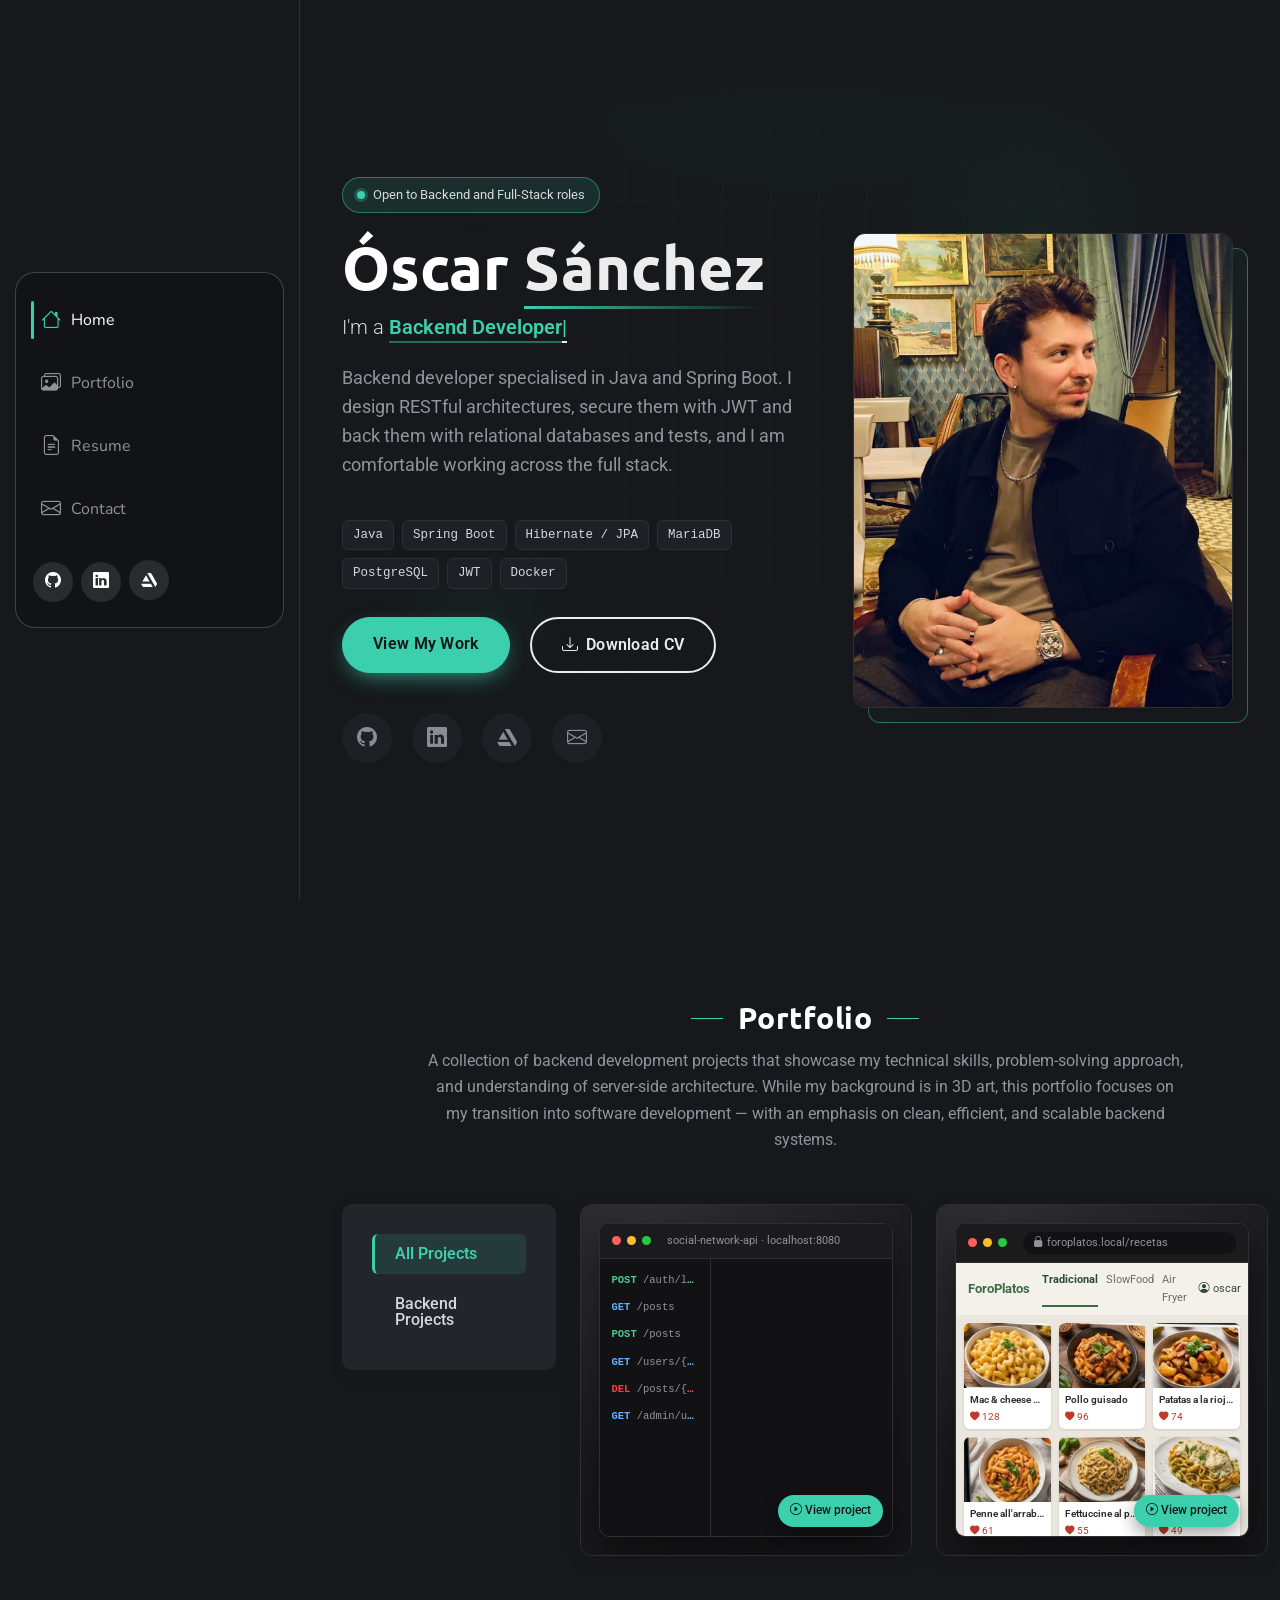
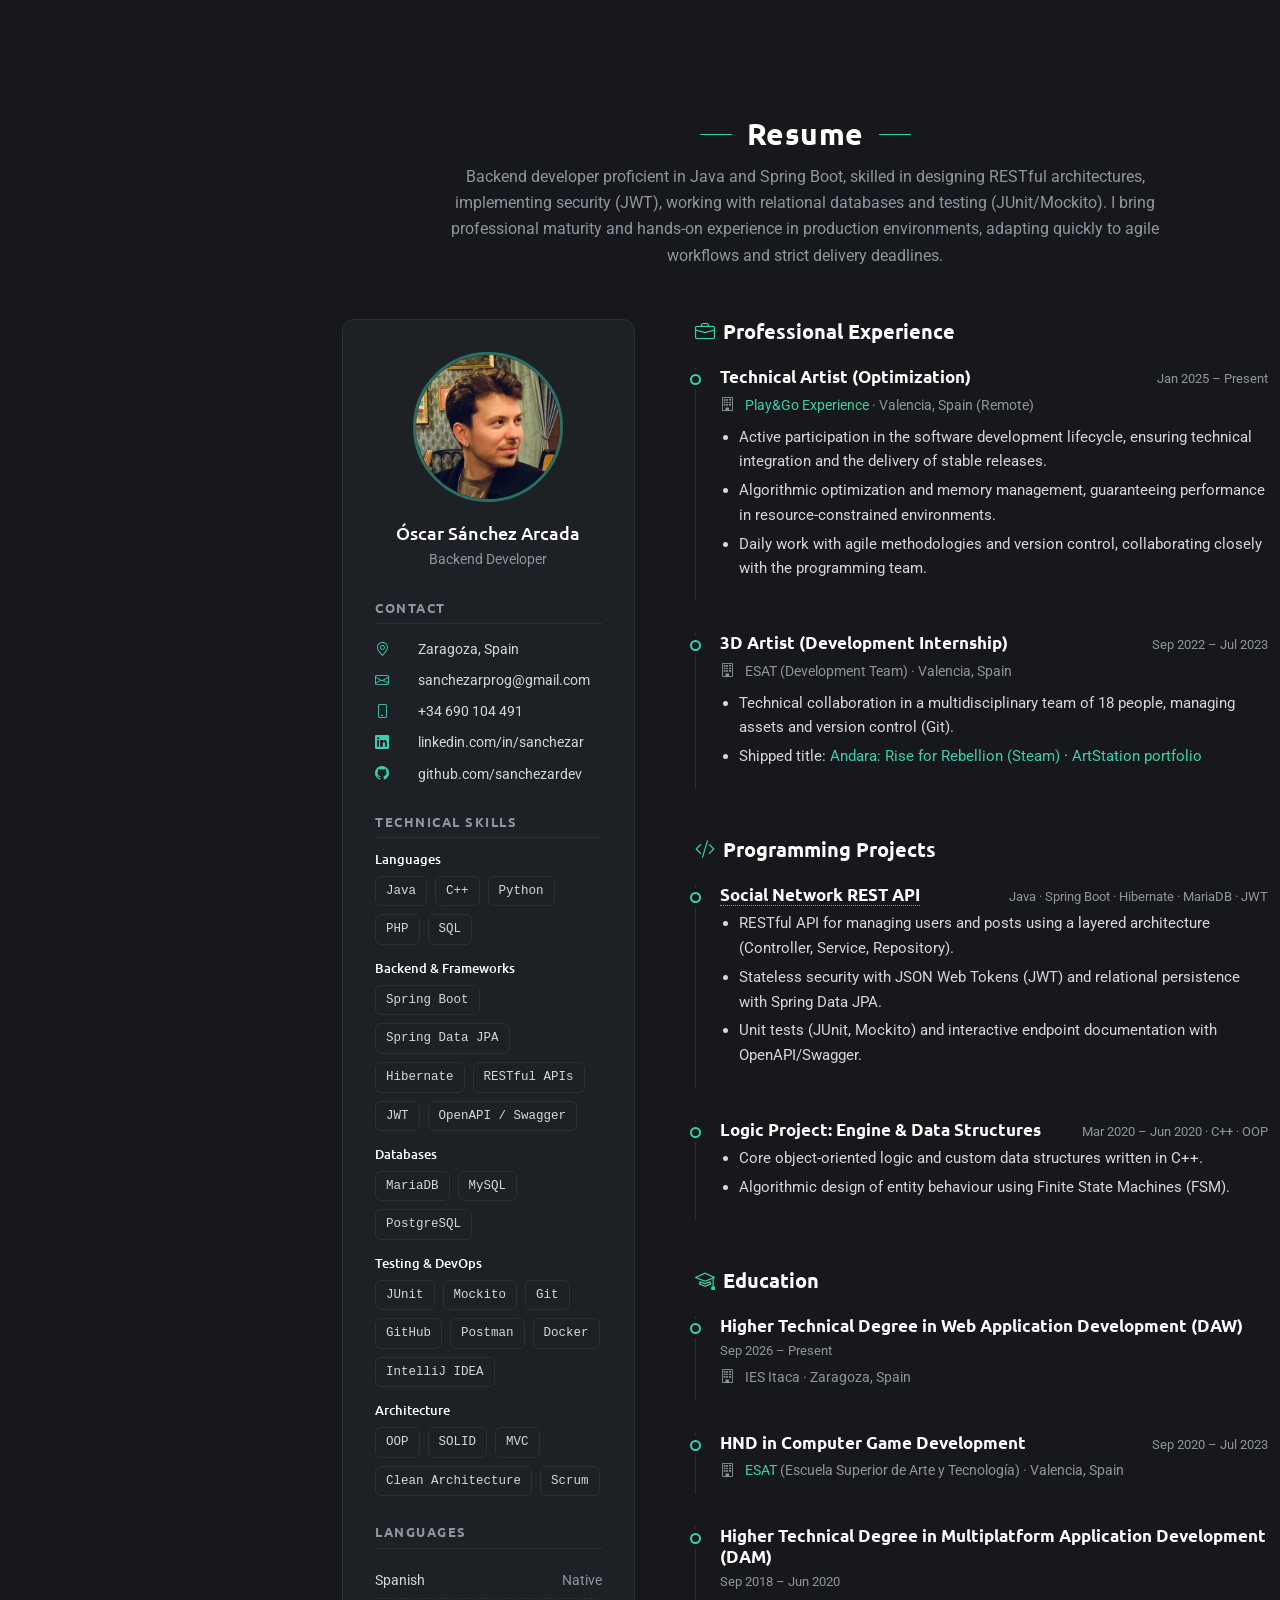
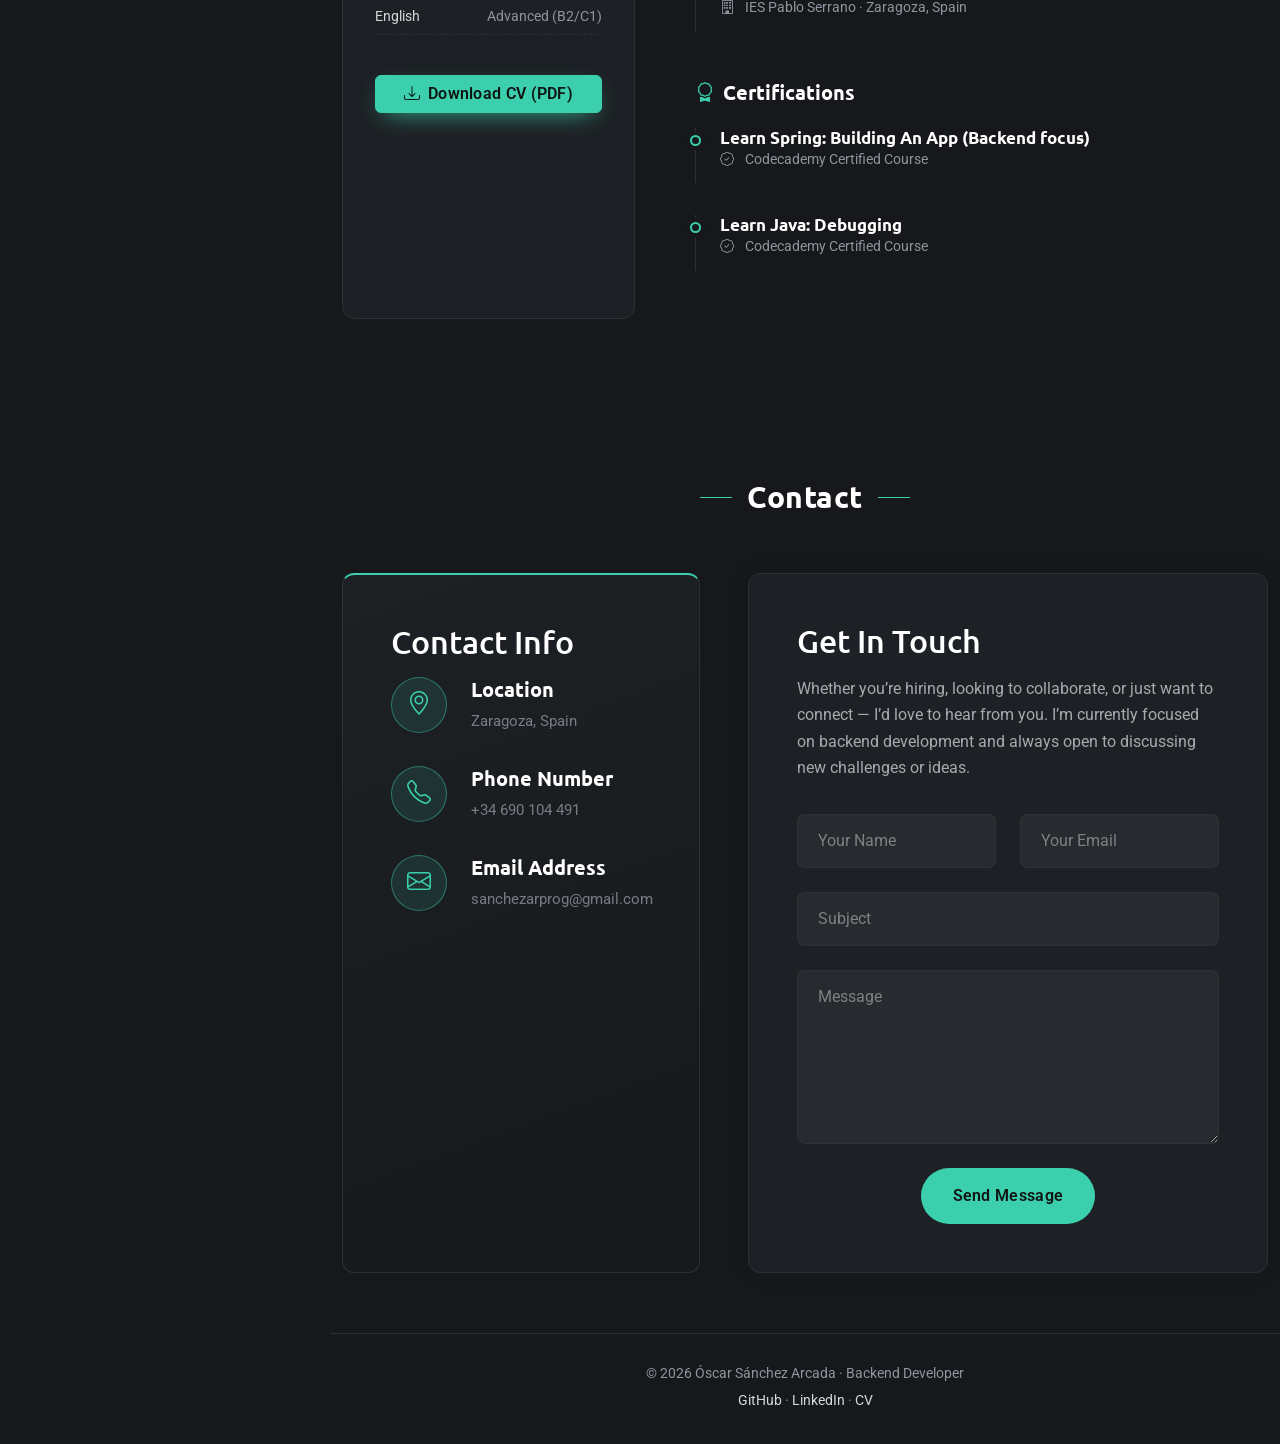
<file: index.html>
<!DOCTYPE html>
<html lang="en">

<head>
  <meta charset="utf-8">
  <meta content="width=device-width, initial-scale=1.0" name="viewport">
  <title>Óscar Sánchez | Backend Developer Portfolio</title>
  <meta name="description" content="Backend developer specialised in Java and Spring Boot, building robust, scalable REST APIs and web platforms. Explore my projects and resume.">
  <meta name="keywords" content="Óscar Sánchez, backend developer, Java, Spring Boot, REST API, PHP, SQL, portfolio">
  <link rel="canonical" href="https://sanchezardev.github.io/">

  <!-- Open Graph / Social -->
  <meta property="og:type" content="website">
  <meta property="og:site_name" content="Óscar Sánchez Portfolio">
  <meta property="og:title" content="Óscar Sánchez | Backend Developer Portfolio">
  <meta property="og:description" content="Backend developer specialised in Java and Spring Boot, building robust, scalable REST APIs and web platforms. Explore my projects and resume.">
  <meta property="og:url" content="https://sanchezardev.github.io/">
  <meta property="og:image" content="https://sanchezardev.github.io/assets/img/profile/oscar-profile.jpg">
  <meta name="twitter:card" content="summary_large_image">

  <!-- Favicons -->
  <link href="assets/img/faviconHead.png" rel="icon">
  <link href="assets/img/faviconHead.png" rel="apple-touch-icon">

  <!-- Fonts -->
  <link href="https://fonts.googleapis.com" rel="preconnect">
  <link href="https://fonts.gstatic.com" rel="preconnect" crossorigin>
  <link href="https://fonts.googleapis.com/css2?family=Roboto:ital,wght@0,100;0,300;0,400;0,500;0,700;0,900;1,100;1,300;1,400;1,500;1,700;1,900&family=Ubuntu:ital,wght@0,300;0,400;0,500;0,700;1,300;1,400;1,500;1,700&family=Nunito:ital,wght@0,200;0,300;0,400;0,500;0,600;0,700;0,800;0,900;1,200;1,300;1,400;1,500;1,600;1,700;1,800;1,900&display=swap" rel="stylesheet">

  <!-- Vendor CSS Files -->
  <link href="assets/vendor/bootstrap/css/bootstrap.min.css" rel="stylesheet">
  <link href="assets/vendor/bootstrap-icons/bootstrap-icons.css" rel="stylesheet">
  <link href="assets/vendor/aos/aos.css" rel="stylesheet">
  <link href="assets/vendor/glightbox/css/glightbox.min.css" rel="stylesheet">
  <link href="assets/vendor/swiper/swiper-bundle.min.css" rel="stylesheet">

  <!-- ArtStation Icon -->
  <link rel="stylesheet" href="https://cdnjs.cloudflare.com/ajax/libs/font-awesome/6.5.0/css/all.min.css">

  <!-- Main CSS File -->
  <link href="assets/css/main.css?v=2026-11-19" rel="stylesheet">
  <!-- Estilos propios (se cargan después de la plantilla y la sobrescriben) -->
  <link href="assets/css/custom.css?v=2026-11-19" rel="stylesheet">

  <!-- =======================================================
  * Template Name: SnapFolio
  * Template URL: https://bootstrapmade.com/snapfolio-bootstrap-portfolio-template/
  * Updated: Jul 21 2025 with Bootstrap v5.3.7
  * Author: BootstrapMade.com
  * License: https://bootstrapmade.com/license/
  ======================================================== -->
</head>

<body class="index-page">

  <header id="header" class="header dark-background d-flex flex-column justify-content-center">
    <i class="header-toggle d-xl-none bi bi-list"></i>

    <div class="header-container d-flex flex-column align-items-start">
      <nav id="navmenu" class="navmenu">
        <ul>
          <li><a href="#hero" class="active"><i class="bi bi-house navicon"></i>Home</a></li>
          <li><a href="#portfolio"><i class="bi bi-images navicon"></i> Portfolio</a></li>
          <li><a href="#resume"><i class="bi bi-file-earmark-text navicon"></i> Resume</a></li>
          <li><a href="#contact"><i class="bi bi-envelope navicon"></i> Contact</a></li>
        </ul>
      </nav>
      <div class="social-links text-center">
<!--        <a href="#" class="twitter"><i class="bi bi-twitter-x"></i></a>-->
        <a href="https://github.com/sanchezardev" class="github" aria-label="GitHub"><i class="bi bi-github"></i></a>
<!--        <a href="#" class="instagram"><i class="bi bi-instagram"></i></a>-->
<!--        <a href="#" class="google-plus"><i class="bi bi-skype"></i></a>-->
        <a href="https://www.linkedin.com/in/sanchezar/" class="linkedin" aria-label="LinkedIn"><i class="bi bi-linkedin"></i></a>
        <a href="https://www.artstation.com/sanchezar" class="artstation" aria-label="ArtStation"><i class="fa-brands fa-artstation"></i></a>
      </div>
    </div>
  </header>

  <main class="main">

    <!-- Hero Section -->
    <section id="hero" class="hero section">

      <div class="background-elements" aria-hidden="true">
        <div class="bg-circle circle-1"></div>
        <div class="bg-circle circle-2"></div>
        <!-- Cuadrícula técnica con barrido de luz -->
        <div class="bg-grid"></div>
        <!-- Fragmentos de código flotantes: cambia el texto, la posición (--x, --y),
             el retraso (--d) o la duración (--t). class="hl" = color de acento. -->
        <div class="code-float">
          <span style="--x: 6%;  --y: 14%; --d: 0s;  --t: 14s">@RestController</span>
          <span style="--x: 70%; --y: 8%;  --d: 3s;  --t: 16s" class="hl">{ }</span>
          <span style="--x: 44%; --y: 4%;  --d: 6s;  --t: 18s">SELECT * FROM posts;</span>
          <span style="--x: 88%; --y: 30%; --d: 1s;  --t: 15s">@Autowired</span>
          <span style="--x: 3%;  --y: 52%; --d: 4s;  --t: 17s" class="hl">&lt;/&gt;</span>
          <span style="--x: 52%; --y: 88%; --d: 2s;  --t: 16s">HTTP/1.1 200 OK</span>
          <span style="--x: 82%; --y: 76%; --d: 7s;  --t: 19s">public class User { }</span>
          <span style="--x: 22%; --y: 90%; --d: 5s;  --t: 14s" class="hl">=&gt;</span>
          <span style="--x: 36%; --y: 28%; --d: 9s;  --t: 20s">git commit -m "feat: jwt"</span>
          <span style="--x: 92%; --y: 52%; --d: 8s;  --t: 15s" class="hl">;</span>
          <span style="--x: 14%; --y: 72%; --d: 10s; --t: 18s">Optional&lt;User&gt;</span>
        </div>
      </div>

      <div class="hero-content">

        <div class="container">
          <div class="row align-items-center">

            <div class="col-lg-6" data-aos="fade-right" data-aos-delay="100">
              <div class="hero-text">
                <span class="hero-eyebrow"><span class="status-dot"></span> Open to Backend and Full-Stack roles</span>
                <h1>Óscar <span class="accent-text">Sánchez</span></h1>
                <p class="lead">I'm a <span class="typed" data-typed-items="Backend Developer,Java and Spring Boot Developer,Full-Stack Developer,REST API Designer"></span></p>
                <p class="description">Backend developer specialised in Java and Spring Boot. I design RESTful architectures, secure them with JWT and back them with relational databases and tests, and I am comfortable working across the full stack.</p>

                <!-- Tech stack: añade o quita <li> libremente -->
                <ul class="tech-stack list-unstyled">
                  <li>Java</li>
                  <li>Spring Boot</li>
                  <li>Hibernate / JPA</li>
                  <li>MariaDB</li>
                  <li>PostgreSQL</li>
                  <li>JWT</li>
                  <li>Docker</li>
                </ul>

                <div class="hero-actions">
                  <a href="#portfolio" class="btn btn-primary">View My Work</a>
                  <a href="assets/cv/OscarSanchez_CV.pdf" class="btn btn-outline" download><i class="bi bi-download me-2"></i>Download CV</a>
                </div>

                <div class="social-links">
                  <a href="https://github.com/sanchezardev" aria-label="GitHub"><i class="bi bi-github"></i></a>
                  <a href="https://www.linkedin.com/in/sanchezar/" aria-label="LinkedIn"><i class="bi bi-linkedin"></i></a>
                  <a href="https://www.artstation.com/sanchezar" class="artstation" aria-label="ArtStation"><i class="fa-brands fa-artstation"></i></a>
                  <a href="#contact" aria-label="Contact"><i class="bi bi-envelope"></i></a>
                </div>
              </div>
            </div>

            <div class="col-lg-6" data-aos="fade-left" data-aos-delay="200">
              <div class="hero-visual">
                <div class="profile-container">
                  <div class="profile-background"></div>
                  <img src="assets/img/profile/oscar-profile.jpg" alt="Óscar Sánchez, backend developer" class="profile-image" width="720" height="900">
                </div>
              </div>
            </div>

          </div>
        </div>
      </div>

    </section><!-- /Hero Section -->

    <!-- Portfolio Section -->
    <section id="portfolio" class="portfolio section">

      <!-- Section Title -->
      <div class="container section-title" data-aos="fade-up">
        <h2>Portfolio</h2>
        <p>A collection of backend development projects that showcase my technical skills, problem-solving approach, and understanding of server-side architecture.
          While my background is in 3D art, this portfolio focuses on my transition into software development — with an emphasis on clean, efficient, and scalable backend systems.</p>
      </div><!-- End Section Title -->

      <div class="container" data-aos="fade-up" data-aos-delay="100">

        <div class="isotope-layout" data-default-filter="*" data-layout="masonry" data-sort="original-order">

          <div class="row">
            <div class="col-lg-3 filter-sidebar">
              <div class="filters-wrapper" data-aos="fade-right" data-aos-delay="150">
                <ul class="portfolio-filters isotope-filters">
                  <li data-filter="*" class="filter-active">All Projects</li>
                  <li data-filter=".filter-photography">Backend Projects</li>
                </ul>
              </div>
            </div>

            <div class="col-lg-9">
              <div class="row gy-4 portfolio-container isotope-container" data-aos="fade-up" data-aos-delay="200">

                <!-- ===== Proyecto: Social Network API =====
                     La vista animada es HTML puro (.demo-api). Para cambiar las peticiones,
                     edita el texto de cada .api-scene (hay 3 que se alternan cada 4 s). -->
                <div class="col-lg-6 col-md-6 portfolio-item isotope-item filter-photography">
                  <div class="portfolio-wrap">
                    <a href="NewSections/NetworkApiRestProject.html" class="card-preview demo-api" aria-label="Open Social Network API project">
                      <div class="demo-window">
                        <div class="demo-bar">
                          <span class="dot"></span><span class="dot"></span><span class="dot"></span>
                          <span class="demo-title">social-network-api · localhost:8080</span>
                        </div>
                        <div class="api-body">
                          <ul class="api-sidebar list-unstyled">
                            <li class="m-post">POST <span>/auth/login</span></li>
                            <li class="m-get">GET <span>/posts</span></li>
                            <li class="m-post">POST <span>/posts</span></li>
                            <li class="m-get">GET <span>/users/{id}</span></li>
                            <li class="m-del">DEL <span>/posts/{id}</span></li>
                            <li class="m-get">GET <span>/admin/users</span></li>
                          </ul>
                          <div class="api-main">
                            <!-- Escena 1: login -->
                            <div class="api-scene">
                              <div class="api-request"><b class="m-post">POST</b> <span class="typing">/api/auth/login</span></div>
                              <pre class="api-json req">{ "username": "oscar", "password": "••••••" }</pre>
                              <div class="api-status ok">200 OK · 84 ms</div>
                              <pre class="api-json res">{
  "token": "eyJhbGciOiJIUzI1NiJ9.eyJzdWIi...",
  "type": "Bearer",
  "expiresIn": 3600
}</pre>
                            </div>
                            <!-- Escena 2: listado autenticado -->
                            <div class="api-scene">
                              <div class="api-request"><b class="m-get">GET</b> <span class="typing">/api/posts?page=0</span></div>
                              <pre class="api-json req">Authorization: Bearer eyJhbGci...</pre>
                              <div class="api-status ok">200 OK · 37 ms</div>
                              <pre class="api-json res">[
  { "id": 12, "author": "oscar", "likes": 42 },
  { "id": 11, "author": "maria", "likes": 17 },
  { "id": 10, "author": "dev_ana", "likes": 9 }
]</pre>
                            </div>
                            <!-- Escena 3: seguridad -->
                            <div class="api-scene">
                              <div class="api-request"><b class="m-get">GET</b> <span class="typing">/api/admin/users</span></div>
                              <pre class="api-json req">Authorization: (none)</pre>
                              <div class="api-status err">403 Forbidden · 12 ms</div>
                              <pre class="api-json res">{
  "error": "Access denied",
  "message": "JWT token is missing or invalid"
}</pre>
                            </div>
                          </div>
                        </div>
                      </div>
                      <span class="play-hint"><i class="bi bi-play-circle"></i> View project</span>
                    </a>
                    <div class="portfolio-info">
                      <div class="content">
                        <span class="category">Web API</span>
                        <h4>Social Network API - Spring Boot 3 &amp; Java 23</h4>
                        <p class="stack">Java · Spring Boot · JPA · MariaDB · JWT</p>
                        <div class="portfolio-links">
                          <a href="assets/img/SocialNetworkApiRest/DiagramaAPIRest.png" class="glightbox" title="Social Network REST API – architecture" aria-label="View architecture diagram"><i class="bi bi-diagram-3"></i></a>
                          <a href="NewSections/NetworkApiRestProject.html" title="More Details" aria-label="Project details"><i class="bi bi-arrow-right"></i></a>
                        </div>
                      </div>
                    </div>
                  </div>
                </div><!-- End Portfolio Item -->

                <!-- ===== Proyecto: ForoPlatos =====
                     Vista animada .demo-foro: las recetas son <div class="recipe">. Para cambiarlas,
                     edita la imagen (assets/img/Foroplatos/dish-N.jpg), el título y los likes.
                     La lista está duplicada para que el scroll sea infinito: cambia ambas copias. -->
                <div class="col-lg-6 col-md-6 portfolio-item isotope-item filter-photography">
                  <div class="portfolio-wrap">
                    <a href="NewSections/ForoplatosPHP.html" class="card-preview demo-foro" aria-label="Open ForoPlatos project">
                      <div class="demo-window">
                        <div class="demo-bar">
                          <span class="dot"></span><span class="dot"></span><span class="dot"></span>
                          <span class="demo-url"><i class="bi bi-lock-fill"></i> foroplatos.local/recetas</span>
                        </div>
                        <div class="foro-nav">
                          <strong>ForoPlatos</strong>
                          <span class="foro-tabs"><span class="active">Tradicional</span><span>SlowFood</span><span>Air Fryer</span></span>
                          <span class="foro-user"><i class="bi bi-person-circle"></i> oscar</span>
                        </div>
                        <div class="foro-feed">
                          <div class="foro-track">
                            <!-- copia 1 -->
                            <div class="recipe"><img src="assets/img/Foroplatos/dish-1.jpg" alt="" loading="lazy"><p>Mac &amp; cheese casero</p><span><i class="bi bi-heart-fill"></i> 128</span></div>
                            <div class="recipe"><img src="assets/img/Foroplatos/dish-2.jpg" alt="" loading="lazy"><p>Pollo guisado</p><span><i class="bi bi-heart-fill"></i> 96</span></div>
                            <div class="recipe"><img src="assets/img/Foroplatos/dish-3.jpg" alt="" loading="lazy"><p>Patatas a la riojana</p><span><i class="bi bi-heart-fill"></i> 74</span></div>
                            <div class="recipe"><img src="assets/img/Foroplatos/dish-4.jpg" alt="" loading="lazy"><p>Penne all'arrabbiata</p><span><i class="bi bi-heart-fill"></i> 61</span></div>
                            <div class="recipe"><img src="assets/img/Foroplatos/dish-5.jpg" alt="" loading="lazy"><p>Fettuccine al pesto</p><span><i class="bi bi-heart-fill"></i> 55</span></div>
                            <div class="recipe"><img src="assets/img/Foroplatos/dish-6.jpg" alt="" loading="lazy"><p>Tagliatelle Alfredo</p><span><i class="bi bi-heart-fill"></i> 49</span></div>
                            <!-- copia 2 (igual que la 1) -->
                            <div class="recipe"><img src="assets/img/Foroplatos/dish-1.jpg" alt="" loading="lazy"><p>Mac &amp; cheese casero</p><span><i class="bi bi-heart-fill"></i> 128</span></div>
                            <div class="recipe"><img src="assets/img/Foroplatos/dish-2.jpg" alt="" loading="lazy"><p>Pollo guisado</p><span><i class="bi bi-heart-fill"></i> 96</span></div>
                            <div class="recipe"><img src="assets/img/Foroplatos/dish-3.jpg" alt="" loading="lazy"><p>Patatas a la riojana</p><span><i class="bi bi-heart-fill"></i> 74</span></div>
                            <div class="recipe"><img src="assets/img/Foroplatos/dish-4.jpg" alt="" loading="lazy"><p>Penne all'arrabbiata</p><span><i class="bi bi-heart-fill"></i> 61</span></div>
                            <div class="recipe"><img src="assets/img/Foroplatos/dish-5.jpg" alt="" loading="lazy"><p>Fettuccine al pesto</p><span><i class="bi bi-heart-fill"></i> 55</span></div>
                            <div class="recipe"><img src="assets/img/Foroplatos/dish-6.jpg" alt="" loading="lazy"><p>Tagliatelle Alfredo</p><span><i class="bi bi-heart-fill"></i> 49</span></div>
                          </div>
                        </div>
                        <div class="foro-toast"><i class="bi bi-chat-dots-fill"></i> <b>maria</b> commented on <em>Pollo guisado</em></div>
                      </div>
                      <span class="play-hint"><i class="bi bi-play-circle"></i> View project</span>
                    </a>
                    <div class="portfolio-info">
                      <div class="content">
                        <span class="category">PHP Project</span>
                        <h4>ForoPlatos – Full-Stack Monolithic Web Platform (PHP/SQL)</h4>
                        <p class="stack">PHP 8 · MariaDB · MVC · SQL</p>
                        <div class="portfolio-links">
                          <a href="assets/img/Foroplatos/Foroplatos_preview_opt.jpg" class="glightbox" title="ForoPlatos" aria-label="Enlarge image"><i class="bi bi-plus-lg"></i></a>
                          <a href="NewSections/ForoplatosPHP.html" title="More Details" aria-label="Project details"><i class="bi bi-arrow-right"></i></a>
                        </div>
                      </div>
                    </div>
                  </div>
                </div><!-- End Portfolio Item -->

<!--                <div class="col-lg-6 col-md-6 portfolio-item isotope-item filter-design">-->
<!--                  <div class="portfolio-wrap">-->
<!--                    <img src="assets/img/portfolio/portfolio-2.webp" class="img-fluid" alt="Portfolio Image" loading="lazy">-->
<!--                    <div class="portfolio-info">-->
<!--                      <div class="content">-->
<!--                        <span class="category">Web Design</span>-->
<!--                        <h4>Woodcraft Design</h4>-->
<!--                        <div class="portfolio-links">-->
<!--                          <a href="assets/img/portfolio/portfolio-2.webp" class="glightbox" title="Woodcraft Design"><i class="bi bi-plus-lg"></i></a>-->
<!--                          <a href="NewSections/NetworkApiRestProject.html" title="More Details" aria-label="Project details"><i class="bi bi-arrow-right"></i></a>-->
<!--                        </div>-->
<!--                      </div>-->
<!--                    </div>-->
<!--                  </div>-->
<!--                </div>&lt;!&ndash; End Portfolio Item &ndash;&gt;-->

<!--                <div class="col-lg-6 col-md-6 portfolio-item isotope-item filter-automotive">-->
<!--                  <div class="portfolio-wrap">-->
<!--                    <img src="assets/img/portfolio/portfolio-portrait-2.webp" class="img-fluid" alt="Portfolio Image" loading="lazy">-->
<!--                    <div class="portfolio-info">-->
<!--                      <div class="content">-->
<!--                        <span class="category">Automotive</span>-->
<!--                        <h4>Classic Beauty</h4>-->
<!--                        <div class="portfolio-links">-->
<!--                          <a href="assets/img/portfolio/portfolio-portrait-2.webp" class="glightbox" title="Classic Beauty"><i class="bi bi-plus-lg"></i></a>-->
<!--                          <a href="NetworkApiRestProject.html" title="More Details" aria-label="Project details"><i class="bi bi-arrow-right"></i></a>-->
<!--                        </div>-->
<!--                      </div>-->
<!--                    </div>-->
<!--                  </div>-->
<!--                </div>&lt;!&ndash; End Portfolio Item &ndash;&gt;-->



              </div><!-- End Portfolio Container -->
            </div>
          </div>

        </div>

      </div>

    </section><!-- /Portfolio Section -->

    <!-- Resume Section -->
    <!-- Para actualizar: cada bloque .resume-item es una entrada (puesto, proyecto, estudio). Copia uno y cambia el texto. -->
    <section id="resume" class="resume section">

      <!-- Section Title -->
      <div class="container section-title" data-aos="fade-up">
        <h2>Resume</h2>
        <p>Backend developer proficient in Java and Spring Boot, skilled in designing RESTful architectures, implementing security (JWT), working with relational databases and testing (JUnit/Mockito). I bring professional maturity and hands-on experience in production environments, adapting quickly to agile workflows and strict delivery deadlines.</p>
      </div><!-- End Section Title -->

      <div class="container" data-aos="fade-up" data-aos-delay="100">

        <div class="row gy-5">

          <!-- ============ Left column: profile, contact, skills, languages ============ -->
          <div class="col-lg-4">
            <aside class="resume-side" data-aos="fade-right" data-aos-delay="100">

              <div class="profile-img mb-3">
                <img src="assets/img/profile/oscar-avatar.jpg" alt="Óscar Sánchez" class="img-fluid" width="400" height="400">
              </div>
              <p class="side-name">Óscar Sánchez Arcada</p>
              <p class="side-role">Backend Developer</p>

              <h3>Contact</h3>
              <ul class="contact-info list-unstyled">
                <li><i class="bi bi-geo-alt"></i> Zaragoza, Spain</li>
                <li><i class="bi bi-envelope"></i> <a href="mailto:sanchezarprog@gmail.com">sanchezarprog@gmail.com</a></li>
                <li><i class="bi bi-phone"></i> <a href="tel:+34690104491">+34 690 104 491</a></li>
                <li><i class="bi bi-linkedin"></i> <a href="https://www.linkedin.com/in/sanchezar/" target="_blank" rel="noopener">linkedin.com/in/sanchezar</a></li>
                <li><i class="bi bi-github"></i> <a href="https://github.com/sanchezardev" target="_blank" rel="noopener">github.com/sanchezardev</a></li>
              </ul>

              <h3>Technical Skills</h3>
              <div class="skill-group">
                <h4>Languages</h4>
                <ul class="tag-list list-unstyled">
                  <li>Java</li><li>C++</li><li>Python</li><li>PHP</li><li>SQL</li>
                </ul>
              </div>
              <div class="skill-group">
                <h4>Backend &amp; Frameworks</h4>
                <ul class="tag-list list-unstyled">
                  <li>Spring Boot</li><li>Spring Data JPA</li><li>Hibernate</li><li>RESTful APIs</li><li>JWT</li><li>OpenAPI / Swagger</li>
                </ul>
              </div>
              <div class="skill-group">
                <h4>Databases</h4>
                <ul class="tag-list list-unstyled">
                  <li>MariaDB</li><li>MySQL</li><li>PostgreSQL</li>
                </ul>
              </div>
              <div class="skill-group">
                <h4>Testing &amp; DevOps</h4>
                <ul class="tag-list list-unstyled">
                  <li>JUnit</li><li>Mockito</li><li>Git</li><li>GitHub</li><li>Postman</li><li>Docker</li><li>IntelliJ IDEA</li>
                </ul>
              </div>
              <div class="skill-group">
                <h4>Architecture</h4>
                <ul class="tag-list list-unstyled">
                  <li>OOP</li><li>SOLID</li><li>MVC</li><li>Clean Architecture</li><li>Scrum</li>
                </ul>
              </div>

              <h3>Languages</h3>
              <ul class="lang-list list-unstyled">
                <li><span>Spanish</span><span class="level">Native</span></li>
                <li><span>English</span><span class="level">Advanced (B2/C1)</span></li>
              </ul>

              <a href="assets/cv/OscarSanchez_CV.pdf" class="btn btn-primary w-100 mt-4" download>
                <i class="bi bi-download me-2"></i>Download CV (PDF)
              </a>
            </aside>
          </div>

          <!-- ============ Right column: experience, projects, education, certifications ============ -->
          <div class="col-lg-8 ps-lg-5">

            <!-- Experience -->
            <div class="resume-section" data-aos="fade-up">
              <h3><i class="bi bi-briefcase me-2"></i>Professional Experience</h3>

              <div class="resume-item">
                <div class="item-header">
                  <h4>Technical Artist (Optimization)</h4>
                  <span class="date">Jan 2025 – Present</span>
                </div>
                <p class="company"><i class="bi bi-building"></i> <a href="https://playgoxp.com" target="_blank" rel="noopener">Play&amp;Go Experience</a> · Valencia, Spain (Remote)</p>
                <ul>
                  <li>Active participation in the software development lifecycle, ensuring technical integration and the delivery of stable releases.</li>
                  <li>Algorithmic optimization and memory management, guaranteeing performance in resource-constrained environments.</li>
                  <li>Daily work with agile methodologies and version control, collaborating closely with the programming team.</li>
                </ul>
              </div>

              <div class="resume-item">
                <div class="item-header">
                  <h4>3D Artist (Development Internship)</h4>
                  <span class="date">Sep 2022 – Jul 2023</span>
                </div>
                <p class="company"><i class="bi bi-building"></i> ESAT (Development Team) · Valencia, Spain</p>
                <ul>
                  <li>Technical collaboration in a multidisciplinary team of 18 people, managing assets and version control (Git).</li>
                  <li>Shipped title: <a href="https://store.steampowered.com/app/2432470/ANDARA_RISE_FOR_REBELLION/" target="_blank" rel="noopener">Andara: Rise for Rebellion (Steam)</a> · <a href="https://www.artstation.com/sanchezar" target="_blank" rel="noopener">ArtStation portfolio</a></li>
                </ul>
              </div>
            </div>

            <!-- Projects -->
            <div class="resume-section" data-aos="fade-up">
              <h3><i class="bi bi-code-slash me-2"></i>Programming Projects</h3>

              <div class="resume-item">
                <div class="item-header">
                  <h4><a href="NewSections/NetworkApiRestProject.html">Social Network REST API</a></h4>
                  <span class="date">Java · Spring Boot · Hibernate · MariaDB · JWT</span>
                </div>
                <ul>
                  <li>RESTful API for managing users and posts using a layered architecture (Controller, Service, Repository).</li>
                  <li>Stateless security with JSON Web Tokens (JWT) and relational persistence with Spring Data JPA.</li>
                  <li>Unit tests (JUnit, Mockito) and interactive endpoint documentation with OpenAPI/Swagger.</li>
                </ul>
              </div>

              <div class="resume-item">
                <div class="item-header">
                  <h4>Logic Project: Engine &amp; Data Structures</h4>
                  <span class="date">Mar 2020 – Jun 2020 · C++ · OOP</span>
                </div>
                <ul>
                  <li>Core object-oriented logic and custom data structures written in C++.</li>
                  <li>Algorithmic design of entity behaviour using Finite State Machines (FSM).</li>
                </ul>
              </div>
            </div>

            <!-- Education -->
            <div class="resume-section" data-aos="fade-up">
              <h3><i class="bi bi-mortarboard me-2"></i>Education</h3>

              <div class="resume-item">
                <div class="item-header">
                  <h4>Higher Technical Degree in Web Application Development (DAW)</h4>
                  <span class="date">Sep 2026 – Present</span>
                </div>
                <p class="company"><i class="bi bi-building"></i> IES Itaca · Zaragoza, Spain</p>
              </div>

              <div class="resume-item">
                <div class="item-header">
                  <h4>HND in Computer Game Development</h4>
                  <span class="date">Sep 2020 – Jul 2023</span>
                </div>
                <p class="company"><i class="bi bi-building"></i> <a href="https://www.esat.es/" target="_blank" rel="noopener">ESAT</a> (Escuela Superior de Arte y Tecnología) · Valencia, Spain</p>
              </div>

              <div class="resume-item">
                <div class="item-header">
                  <h4>Higher Technical Degree in Multiplatform Application Development (DAM)</h4>
                  <span class="date">Sep 2018 – Jun 2020</span>
                </div>
                <p class="company"><i class="bi bi-building"></i> IES Pablo Serrano · Zaragoza, Spain</p>
              </div>
            </div>

            <!-- Certifications -->
            <div class="resume-section" data-aos="fade-up">
              <h3><i class="bi bi-award me-2"></i>Certifications</h3>

              <div class="resume-item">
                <h4>Learn Spring: Building An App (Backend focus)</h4>
                <p class="company"><i class="bi bi-patch-check"></i> Codecademy Certified Course</p>
              </div>

              <div class="resume-item">
                <h4>Learn Java: Debugging</h4>
                <p class="company"><i class="bi bi-patch-check"></i> Codecademy Certified Course</p>
              </div>
            </div>

          </div>
        </div>

      </div>

    </section><!-- /Resume Section -->



    <!-- Contact Section -->
    <section id="contact" class="contact section">

      <!-- Section Title -->
      <div class="container section-title" data-aos="fade-up">
        <h2>Contact</h2>
      </div><!-- End Section Title -->

      <div class="container">

        <div class="row g-4 g-lg-5">
          <div class="col-lg-5">
            <div class="info-box">
              <h3>Contact Info</h3>

              <div class="info-item">
                <div class="icon-box">
                  <i class="bi bi-geo-alt"></i>
                </div>
                <div class="content">
                  <h4>Location</h4>
                  <p>Zaragoza, Spain</p>
                </div>
              </div>

              <div class="info-item">
                <div class="icon-box">
                  <i class="bi bi-telephone"></i>
                </div>
                <div class="content">
                  <h4>Phone Number</h4>
                  <p><a href="tel:+34690104491">+34 690 104 491</a></p>
                </div>
              </div>

              <div class="info-item">
                <div class="icon-box">
                  <i class="bi bi-envelope"></i>
                </div>
                <div class="content">
                  <h4>Email Address</h4>
                  <p><a href="mailto:sanchezarprog@gmail.com">sanchezarprog@gmail.com</a></p>
                </div>
              </div>
            </div>
          </div>
          <div class="col-lg-7">
            <div class="contact-form">
              <h3>Get In Touch</h3>
              <p>Whether you’re hiring, looking to collaborate, or just want to connect — I’d love to hear from you.
                I’m currently focused on backend development and always open to discussing new challenges or ideas.</p>

              <form action="https://formspree.io/f/xgvppbpd" method="POST">
                <div class="row gy-4">

                  <div class="col-md-6">
                    <input type="text" name="name" class="form-control" placeholder="Your Name" required>
                  </div>

                  <div class="col-md-6">
                    <input type="email" name="email" class="form-control" placeholder="Your Email" required>
                  </div>

                  <div class="col-12">
                    <input type="text" name="subject" class="form-control" placeholder="Subject" required>
                  </div>

                  <div class="col-12">
                    <textarea name="message" class="form-control" rows="6" placeholder="Message" required></textarea>
                  </div>

                  <!-- Opcional: asunto automático y redirección tras envío -->
                  <input type="hidden" name="_subject" value="New message from your portfolio website">
                  <input type="hidden" name="_next" value="https://sanchezardev.github.io/thanks.html">
                  <!-- Fin opcional -->

                  <div class="col-12 text-center">
                    <button type="submit" class="btn">Send Message</button>
                  </div>

                </div>
              </form>
            </div>
          </div>
        </div>
      </div>
    </section><!-- /Contact Section -->

  </main>

  <footer class="site-footer">
    <div class="container">
      <p>© 2026 Óscar Sánchez Arcada · Backend Developer</p>
      <p class="footer-links"><a href="https://github.com/sanchezardev">GitHub</a> · <a href="https://www.linkedin.com/in/sanchezar/">LinkedIn</a> · <a href="assets/cv/OscarSanchez_CV.pdf" download>CV</a></p>
    </div>
  </footer>
<!--  <footer id="footer" class="footer position-relative">-->

<!--    <div class="container">-->
<!--      <div class="copyright text-center ">-->
<!--        <p>© <span>Copyright</span> <strong class="px-1 sitename">iPortfolio</strong> <span>All Rights Reserved</span></p>-->
<!--      </div>-->
<!--      <div class="credits">-->
<!--        &lt;!&ndash; All the links in the footer should remain intact. &ndash;&gt;-->
<!--        &lt;!&ndash; You can delete the links only if you've purchased the pro version. &ndash;&gt;-->
<!--        &lt;!&ndash; Licensing information: https://bootstrapmade.com/license/ &ndash;&gt;-->
<!--        &lt;!&ndash; Purchase the pro version with working PHP/AJAX contact form: [buy-url] &ndash;&gt;-->
<!--        Designed by <a href="https://bootstrapmade.com/">BootstrapMade</a>-->
<!--      </div>-->
<!--    </div>-->

<!--  </footer>-->

  <!-- Scroll Top -->
  <a href="#" id="scroll-top" aria-label="Back to top" class="scroll-top d-flex align-items-center justify-content-center"><i class="bi bi-arrow-up-short"></i></a>

  <!-- Preloader -->
  <div id="preloader"></div>

  <!-- Vendor JS Files -->
  <script src="assets/vendor/bootstrap/js/bootstrap.bundle.min.js"></script>
  <script src="assets/vendor/php-email-form/validate.js"></script>
  <script src="assets/vendor/aos/aos.js"></script>
  <script src="assets/vendor/typed.js/typed.umd.js"></script>
  <script src="assets/vendor/purecounter/purecounter_vanilla.js"></script>
  <script src="assets/vendor/waypoints/noframework.waypoints.js"></script>
  <script src="assets/vendor/isotope-layout/isotope.pkgd.min.js"></script>
  <script src="assets/vendor/imagesloaded/imagesloaded.pkgd.min.js"></script>
  <script src="assets/vendor/glightbox/js/glightbox.min.js"></script>
  <script src="assets/vendor/swiper/swiper-bundle.min.js"></script>

  <!-- Main JS File -->
  <script src="assets/js/main.js?v=2026-11-19"></script>

</body>

</html>
</file>
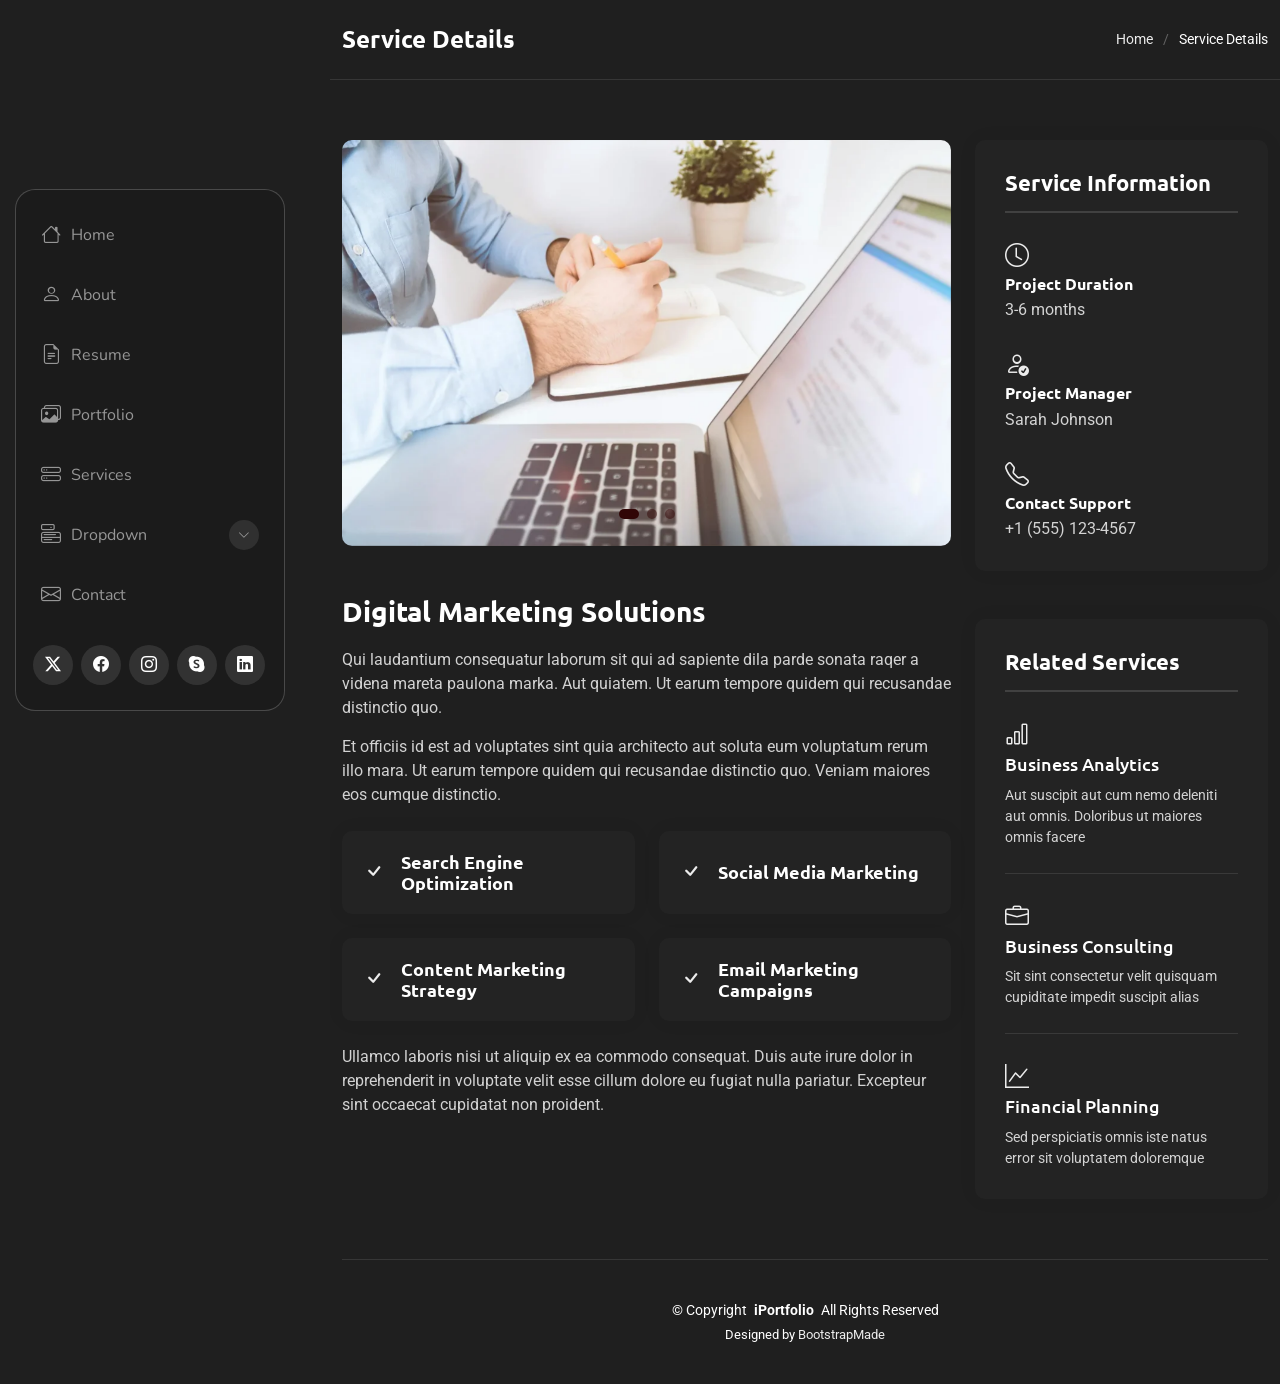
<file: service-details.html>
<!DOCTYPE html>
<html lang="en">

<head>
  <meta charset="utf-8">
  <meta content="width=device-width, initial-scale=1.0" name="viewport">
  <title>Service Details - SnapFolio Bootstrap Template</title>
  <meta name="description" content="">
  <meta name="keywords" content="">

  <!-- Favicons -->
  <link href="assets/img/favicon.png" rel="icon">
  <link href="assets/img/apple-touch-icon.png" rel="apple-touch-icon">

  <!-- Fonts -->
  <link href="https://fonts.googleapis.com" rel="preconnect">
  <link href="https://fonts.gstatic.com" rel="preconnect" crossorigin>
  <link href="https://fonts.googleapis.com/css2?family=Roboto:ital,wght@0,100;0,300;0,400;0,500;0,700;0,900;1,100;1,300;1,400;1,500;1,700;1,900&family=Ubuntu:ital,wght@0,300;0,400;0,500;0,700;1,300;1,400;1,500;1,700&family=Nunito:ital,wght@0,200;0,300;0,400;0,500;0,600;0,700;0,800;0,900;1,200;1,300;1,400;1,500;1,600;1,700;1,800;1,900&display=swap" rel="stylesheet">

  <!-- Vendor CSS Files -->
  <link href="assets/vendor/bootstrap/css/bootstrap.min.css" rel="stylesheet">
  <link href="assets/vendor/bootstrap-icons/bootstrap-icons.css" rel="stylesheet">
  <link href="assets/vendor/aos/aos.css" rel="stylesheet">
  <link href="assets/vendor/glightbox/css/glightbox.min.css" rel="stylesheet">
  <link href="assets/vendor/swiper/swiper-bundle.min.css" rel="stylesheet">

  <!-- Main CSS File -->
  <link href="assets/css/main.css" rel="stylesheet">

  <!-- =======================================================
  * Template Name: SnapFolio
  * Template URL: https://bootstrapmade.com/snapfolio-bootstrap-portfolio-template/
  * Updated: Jul 21 2025 with Bootstrap v5.3.7
  * Author: BootstrapMade.com
  * License: https://bootstrapmade.com/license/
  ======================================================== -->
</head>

<body class="service-details-page">

  <header id="header" class="header dark-background d-flex flex-column justify-content-center">
    <i class="header-toggle d-xl-none bi bi-list"></i>

    <div class="header-container d-flex flex-column align-items-start">
      <nav id="navmenu" class="navmenu">
        <ul>
          <li><a href="#hero"><i class="bi bi-house navicon"></i>Home</a></li>
          <li><a href="#about"><i class="bi bi-person navicon"></i> About</a></li>
          <li><a href="#resume"><i class="bi bi-file-earmark-text navicon"></i> Resume</a></li>
          <li><a href="#portfolio"><i class="bi bi-images navicon"></i> Portfolio</a></li>
          <li><a href="#services"><i class="bi bi-hdd-stack navicon"></i> Services</a></li>
          <li class="dropdown"><a href="#"><i class="bi bi-menu-button navicon"></i> <span>Dropdown</span> <i class="bi bi-chevron-down toggle-dropdown"></i></a>
            <ul>
              <li><a href="#">Dropdown 1</a></li>
              <li class="dropdown"><a href="#"><span>Deep Dropdown</span> <i class="bi bi-chevron-down toggle-dropdown"></i></a>
                <ul>
                  <li><a href="#">Deep Dropdown 1</a></li>
                  <li><a href="#">Deep Dropdown 2</a></li>
                  <li><a href="#">Deep Dropdown 3</a></li>
                  <li><a href="#">Deep Dropdown 4</a></li>
                  <li><a href="#">Deep Dropdown 5</a></li>
                </ul>
              </li>
              <li><a href="#">Dropdown 2</a></li>
              <li><a href="#">Dropdown 3</a></li>
              <li><a href="#">Dropdown 4</a></li>
            </ul>
          </li>
          <li><a href="#contact"><i class="bi bi-envelope navicon"></i> Contact</a></li>
        </ul>
      </nav>

      <div class="social-links text-center">
        <a href="#" class="twitter"><i class="bi bi-twitter-x"></i></a>
        <a href="#" class="facebook"><i class="bi bi-facebook"></i></a>
        <a href="#" class="instagram"><i class="bi bi-instagram"></i></a>
        <a href="#" class="google-plus"><i class="bi bi-skype"></i></a>
        <a href="#" class="linkedin"><i class="bi bi-linkedin"></i></a>
      </div>

    </div>

  </header>

  <main class="main">

    <!-- Page Title -->
    <div class="page-title dark-background">
      <div class="container d-lg-flex justify-content-between align-items-center">
        <h1 class="mb-2 mb-lg-0">Service Details</h1>
        <nav class="breadcrumbs">
          <ol>
            <li><a href="index.html">Home</a></li>
            <li class="current">Service Details</li>
          </ol>
        </nav>
      </div>
    </div><!-- End Page Title -->

    <!-- Service Details Section -->
    <section id="service-details" class="service-details section">

      <div class="container" data-aos="fade-up" data-aos-delay="100">

        <div class="row gy-4">

          <div class="col-lg-8">
            <div class="service-details-slider swiper init-swiper">
              <script type="application/json" class="swiper-config">
                {
                  "loop": true,
                  "speed": 600,
                  "autoplay": {
                    "delay": 5000
                  },
                  "slidesPerView": 1,
                  "pagination": {
                    "el": ".swiper-pagination",
                    "type": "bullets",
                    "clickable": true
                  }
                }
              </script>
              <div class="swiper-wrapper align-items-center">
                <div class="swiper-slide">
                  <img src="assets/img/services/services-1.webp" alt="" class="img-fluid" loading="lazy">
                </div>
                <div class="swiper-slide">
                  <img src="assets/img/services/services-2.webp" alt="" class="img-fluid" loading="lazy">
                </div>
                <div class="swiper-slide">
                  <img src="assets/img/services/services-3.webp" alt="" class="img-fluid" loading="lazy">
                </div>
              </div>
              <div class="swiper-pagination"></div>
            </div>

            <div class="content mt-5">
              <h3>Digital Marketing Solutions</h3>
              <p>
                Qui laudantium consequatur laborum sit qui ad sapiente dila parde sonata raqer a videna mareta paulona marka. Aut quiatem. Ut earum tempore quidem qui recusandae distinctio quo.
              </p>
              <p>
                Et officiis id est ad voluptates sint quia architecto aut soluta eum voluptatum rerum illo mara. Ut earum tempore quidem qui recusandae distinctio quo. Veniam maiores eos cumque distinctio.
              </p>

              <div class="features mt-4">
                <div class="row gy-4">
                  <div class="col-md-6" data-aos="fade-up" data-aos-delay="100">
                    <div class="feature-box d-flex align-items-center">
                      <i class="bi bi-check"></i>
                      <h4>Search Engine Optimization</h4>
                    </div>
                  </div>
                  <div class="col-md-6" data-aos="fade-up" data-aos-delay="200">
                    <div class="feature-box d-flex align-items-center">
                      <i class="bi bi-check"></i>
                      <h4>Social Media Marketing</h4>
                    </div>
                  </div>
                  <div class="col-md-6" data-aos="fade-up" data-aos-delay="300">
                    <div class="feature-box d-flex align-items-center">
                      <i class="bi bi-check"></i>
                      <h4>Content Marketing Strategy</h4>
                    </div>
                  </div>
                  <div class="col-md-6" data-aos="fade-up" data-aos-delay="400">
                    <div class="feature-box d-flex align-items-center">
                      <i class="bi bi-check"></i>
                      <h4>Email Marketing Campaigns</h4>
                    </div>
                  </div>
                </div>
              </div>

              <p class="mt-4">
                Ullamco laboris nisi ut aliquip ex ea commodo consequat. Duis aute irure dolor in reprehenderit in voluptate velit esse cillum dolore eu fugiat nulla pariatur. Excepteur sint occaecat cupidatat non proident.
              </p>
            </div>
          </div>

          <div class="col-lg-4">
            <div class="service-info">
              <h4>Service Information</h4>
              <div class="info-item">
                <i class="bi bi-clock"></i>
                <h5>Project Duration</h5>
                <p>3-6 months</p>
              </div>
              <div class="info-item">
                <i class="bi bi-person-check"></i>
                <h5>Project Manager</h5>
                <p>Sarah Johnson</p>
              </div>
              <div class="info-item">
                <i class="bi bi-telephone"></i>
                <h5>Contact Support</h5>
                <p>+1 (555) 123-4567</p>
              </div>
            </div>

            <div class="related-services mt-5">
              <h4>Related Services</h4>
              <div class="service-item">
                <i class="bi bi-bar-chart"></i>
                <h5><a href="#">Business Analytics</a></h5>
                <p>Aut suscipit aut cum nemo deleniti aut omnis. Doloribus ut maiores omnis facere</p>
              </div>
              <div class="service-item">
                <i class="bi bi-briefcase"></i>
                <h5><a href="#">Business Consulting</a></h5>
                <p>Sit sint consectetur velit quisquam cupiditate impedit suscipit alias</p>
              </div>
              <div class="service-item">
                <i class="bi bi-graph-up"></i>
                <h5><a href="#">Financial Planning</a></h5>
                <p>Sed perspiciatis omnis iste natus error sit voluptatem doloremque</p>
              </div>
            </div>
          </div>

        </div>

      </div>

    </section><!-- /Service Details Section -->

  </main>

  <footer id="footer" class="footer position-relative">

    <div class="container">
      <div class="copyright text-center ">
        <p>© <span>Copyright</span> <strong class="px-1 sitename">iPortfolio</strong> <span>All Rights Reserved</span></p>
      </div>
      <div class="credits">
        <!-- All the links in the footer should remain intact. -->
        <!-- You can delete the links only if you've purchased the pro version. -->
        <!-- Licensing information: https://bootstrapmade.com/license/ -->
        <!-- Purchase the pro version with working PHP/AJAX contact form: [buy-url] -->
        Designed by <a href="https://bootstrapmade.com/">BootstrapMade</a>
      </div>
    </div>

  </footer>

  <!-- Scroll Top -->
  <a href="#" id="scroll-top" class="scroll-top d-flex align-items-center justify-content-center"><i class="bi bi-arrow-up-short"></i></a>

  <!-- Preloader -->
  <div id="preloader"></div>

  <!-- Vendor JS Files -->
  <script src="assets/vendor/bootstrap/js/bootstrap.bundle.min.js"></script>
  <script src="assets/vendor/php-email-form/validate.js"></script>
  <script src="assets/vendor/aos/aos.js"></script>
  <script src="assets/vendor/typed.js/typed.umd.js"></script>
  <script src="assets/vendor/purecounter/purecounter_vanilla.js"></script>
  <script src="assets/vendor/waypoints/noframework.waypoints.js"></script>
  <script src="assets/vendor/isotope-layout/isotope.pkgd.min.js"></script>
  <script src="assets/vendor/imagesloaded/imagesloaded.pkgd.min.js"></script>
  <script src="assets/vendor/glightbox/js/glightbox.min.js"></script>
  <script src="assets/vendor/swiper/swiper-bundle.min.js"></script>

  <!-- Main JS File -->
  <script src="assets/js/main.js"></script>

</body>

</html>
</file>
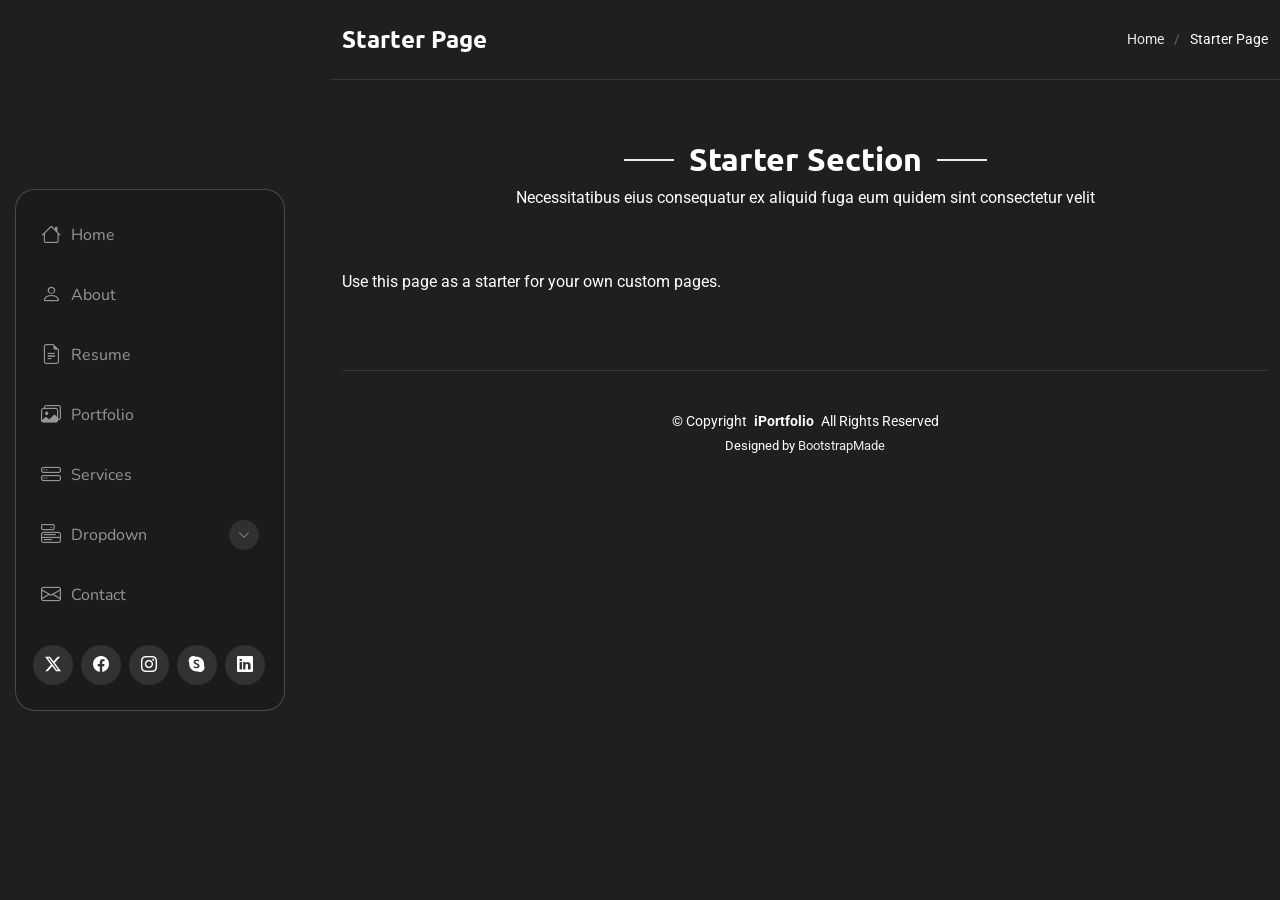
<file: starter-page.html>
<!DOCTYPE html>
<html lang="en">

<head>
  <meta charset="utf-8">
  <meta content="width=device-width, initial-scale=1.0" name="viewport">
  <title>Starter Page - SnapFolio Bootstrap Template</title>
  <meta name="description" content="">
  <meta name="keywords" content="">

  <!-- Favicons -->
  <link href="assets/img/favicon.png" rel="icon">
  <link href="assets/img/apple-touch-icon.png" rel="apple-touch-icon">

  <!-- Fonts -->
  <link href="https://fonts.googleapis.com" rel="preconnect">
  <link href="https://fonts.gstatic.com" rel="preconnect" crossorigin>
  <link href="https://fonts.googleapis.com/css2?family=Roboto:ital,wght@0,100;0,300;0,400;0,500;0,700;0,900;1,100;1,300;1,400;1,500;1,700;1,900&family=Ubuntu:ital,wght@0,300;0,400;0,500;0,700;1,300;1,400;1,500;1,700&family=Nunito:ital,wght@0,200;0,300;0,400;0,500;0,600;0,700;0,800;0,900;1,200;1,300;1,400;1,500;1,600;1,700;1,800;1,900&display=swap" rel="stylesheet">

  <!-- Vendor CSS Files -->
  <link href="assets/vendor/bootstrap/css/bootstrap.min.css" rel="stylesheet">
  <link href="assets/vendor/bootstrap-icons/bootstrap-icons.css" rel="stylesheet">
  <link href="assets/vendor/aos/aos.css" rel="stylesheet">
  <link href="assets/vendor/glightbox/css/glightbox.min.css" rel="stylesheet">
  <link href="assets/vendor/swiper/swiper-bundle.min.css" rel="stylesheet">

  <!-- Main CSS File -->
  <link href="assets/css/main.css" rel="stylesheet">

  <!-- =======================================================
  * Template Name: SnapFolio
  * Template URL: https://bootstrapmade.com/snapfolio-bootstrap-portfolio-template/
  * Updated: Jul 21 2025 with Bootstrap v5.3.7
  * Author: BootstrapMade.com
  * License: https://bootstrapmade.com/license/
  ======================================================== -->
</head>

<body class="starter-page-page">

  <header id="header" class="header dark-background d-flex flex-column justify-content-center">
    <i class="header-toggle d-xl-none bi bi-list"></i>

    <div class="header-container d-flex flex-column align-items-start">
      <nav id="navmenu" class="navmenu">
        <ul>
          <li><a href="#hero"><i class="bi bi-house navicon"></i>Home</a></li>
          <li><a href="#about"><i class="bi bi-person navicon"></i> About</a></li>
          <li><a href="#resume"><i class="bi bi-file-earmark-text navicon"></i> Resume</a></li>
          <li><a href="#portfolio"><i class="bi bi-images navicon"></i> Portfolio</a></li>
          <li><a href="#services"><i class="bi bi-hdd-stack navicon"></i> Services</a></li>
          <li class="dropdown"><a href="#"><i class="bi bi-menu-button navicon"></i> <span>Dropdown</span> <i class="bi bi-chevron-down toggle-dropdown"></i></a>
            <ul>
              <li><a href="#">Dropdown 1</a></li>
              <li class="dropdown"><a href="#"><span>Deep Dropdown</span> <i class="bi bi-chevron-down toggle-dropdown"></i></a>
                <ul>
                  <li><a href="#">Deep Dropdown 1</a></li>
                  <li><a href="#">Deep Dropdown 2</a></li>
                  <li><a href="#">Deep Dropdown 3</a></li>
                  <li><a href="#">Deep Dropdown 4</a></li>
                  <li><a href="#">Deep Dropdown 5</a></li>
                </ul>
              </li>
              <li><a href="#">Dropdown 2</a></li>
              <li><a href="#">Dropdown 3</a></li>
              <li><a href="#">Dropdown 4</a></li>
            </ul>
          </li>
          <li><a href="#contact"><i class="bi bi-envelope navicon"></i> Contact</a></li>
        </ul>
      </nav>

      <div class="social-links text-center">
        <a href="#" class="twitter"><i class="bi bi-twitter-x"></i></a>
        <a href="#" class="facebook"><i class="bi bi-facebook"></i></a>
        <a href="#" class="instagram"><i class="bi bi-instagram"></i></a>
        <a href="#" class="google-plus"><i class="bi bi-skype"></i></a>
        <a href="#" class="linkedin"><i class="bi bi-linkedin"></i></a>
      </div>

    </div>

  </header>

  <main class="main">

    <!-- Page Title -->
    <div class="page-title dark-background">
      <div class="container d-lg-flex justify-content-between align-items-center">
        <h1 class="mb-2 mb-lg-0">Starter Page</h1>
        <nav class="breadcrumbs">
          <ol>
            <li><a href="index.html">Home</a></li>
            <li class="current">Starter Page</li>
          </ol>
        </nav>
      </div>
    </div><!-- End Page Title -->

    <!-- Starter Section Section -->
    <section id="starter-section" class="starter-section section">

      <!-- Section Title -->
      <div class="container section-title" data-aos="fade-up">
        <h2>Starter Section</h2>
        <p>Necessitatibus eius consequatur ex aliquid fuga eum quidem sint consectetur velit</p>
      </div><!-- End Section Title -->

      <div class="container" data-aos="fade-up">
        <p>Use this page as a starter for your own custom pages.</p>
      </div>

    </section><!-- /Starter Section Section -->

  </main>

  <footer id="footer" class="footer position-relative">

    <div class="container">
      <div class="copyright text-center ">
        <p>© <span>Copyright</span> <strong class="px-1 sitename">iPortfolio</strong> <span>All Rights Reserved</span></p>
      </div>
      <div class="credits">
        <!-- All the links in the footer should remain intact. -->
        <!-- You can delete the links only if you've purchased the pro version. -->
        <!-- Licensing information: https://bootstrapmade.com/license/ -->
        <!-- Purchase the pro version with working PHP/AJAX contact form: [buy-url] -->
        Designed by <a href="https://bootstrapmade.com/">BootstrapMade</a>
      </div>
    </div>

  </footer>

  <!-- Scroll Top -->
  <a href="#" id="scroll-top" class="scroll-top d-flex align-items-center justify-content-center"><i class="bi bi-arrow-up-short"></i></a>

  <!-- Preloader -->
  <div id="preloader"></div>

  <!-- Vendor JS Files -->
  <script src="assets/vendor/bootstrap/js/bootstrap.bundle.min.js"></script>
  <script src="assets/vendor/php-email-form/validate.js"></script>
  <script src="assets/vendor/aos/aos.js"></script>
  <script src="assets/vendor/typed.js/typed.umd.js"></script>
  <script src="assets/vendor/purecounter/purecounter_vanilla.js"></script>
  <script src="assets/vendor/waypoints/noframework.waypoints.js"></script>
  <script src="assets/vendor/isotope-layout/isotope.pkgd.min.js"></script>
  <script src="assets/vendor/imagesloaded/imagesloaded.pkgd.min.js"></script>
  <script src="assets/vendor/glightbox/js/glightbox.min.js"></script>
  <script src="assets/vendor/swiper/swiper-bundle.min.js"></script>

  <!-- Main JS File -->
  <script src="assets/js/main.js"></script>

</body>

</html>
</file>
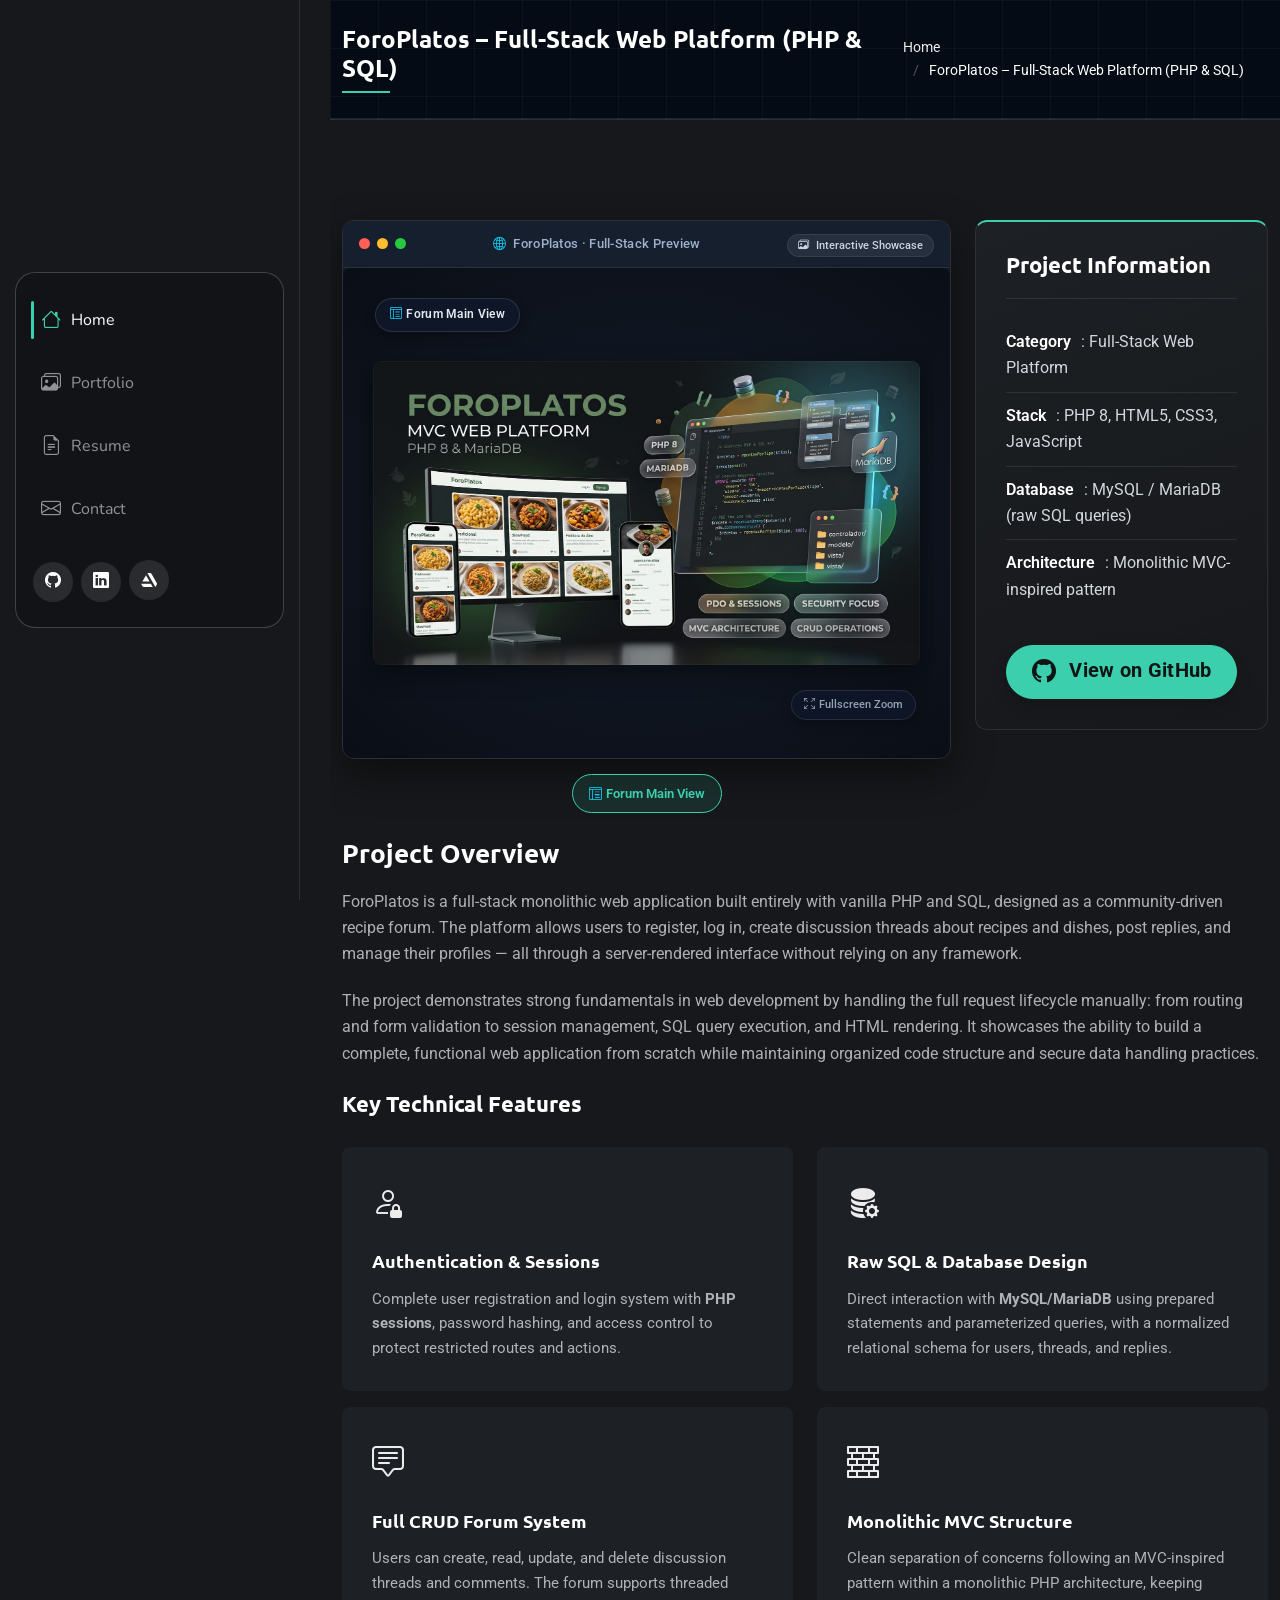
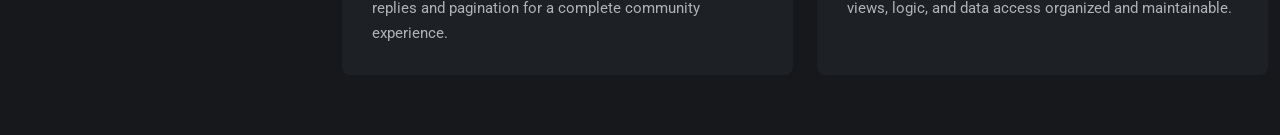
<file: NewSections/ForoplatosPHP.html>
<!DOCTYPE html>
<html lang="en">

<head>
  <meta charset="utf-8">
  <meta content="width=device-width, initial-scale=1.0" name="viewport">
  <title>ForoPlatos – Full-Stack Monolithic Web Platform (PHP/SQL)</title>
  <meta name="description" content="ForoPlatos: a full-stack monolithic recipe forum built with vanilla PHP 8, MySQL/MariaDB and JavaScript, with user profiles and community threads.">
  <meta name="keywords" content="ForoPlatos, PHP, MySQL, MariaDB, full-stack, monolithic, web forum">
  <link rel="canonical" href="https://sanchezardev.github.io/NewSections/ForoplatosPHP.html">

  <!-- Open Graph / Social -->
  <meta property="og:type" content="website">
  <meta property="og:site_name" content="Óscar Sánchez Portfolio">
  <meta property="og:title" content="ForoPlatos – Full-Stack Web Platform (PHP &amp; SQL)">
  <meta property="og:description" content="ForoPlatos: a full-stack monolithic recipe forum built with vanilla PHP 8, MySQL/MariaDB and JavaScript, with user profiles and community threads.">
  <meta property="og:url" content="https://sanchezardev.github.io/NewSections/ForoplatosPHP.html">
  <meta property="og:image" content="https://sanchezardev.github.io/assets/img/Foroplatos/Foroplatos_preview_opt.jpg">
  <meta name="twitter:card" content="summary_large_image">

  <!-- Favicons -->
  <link href="../assets/img/faviconHead.png" rel="icon">
  <link href="../assets/img/faviconHead.png" rel="apple-touch-icon">

  <!-- Fonts -->
  <link href="https://fonts.googleapis.com" rel="preconnect">
  <link href="https://fonts.gstatic.com" rel="preconnect" crossorigin>
  <link href="https://fonts.googleapis.com/css2?family=Roboto:ital,wght@0,100;0,300;0,400;0,500;0,700;0,900;1,100;1,300;1,400;1,500;1,700;1,900&family=Ubuntu:ital,wght@0,300;0,400;0,500;0,700;1,300;1,400;1,500;1,700&family=Nunito:ital,wght@0,200;0,300;0,400;0,500;0,600;0,700;0,800;0,900;1,200;1,300;1,400;1,500;1,600;1,700;1,800;1,900&display=swap" rel="stylesheet">

  <!-- Vendor CSS Files -->
  <link href="../assets/vendor/bootstrap/css/bootstrap.min.css" rel="stylesheet">
  <link href="../assets/vendor/bootstrap-icons/bootstrap-icons.css" rel="stylesheet">
  <link href="../assets/vendor/aos/aos.css" rel="stylesheet">
  <link href="../assets/vendor/glightbox/css/glightbox.min.css" rel="stylesheet">
  <link href="../assets/vendor/swiper/swiper-bundle.min.css" rel="stylesheet">

  <!-- ArtStation Icon -->
  <link rel="stylesheet" href="https://cdnjs.cloudflare.com/ajax/libs/font-awesome/6.5.0/css/all.min.css">

  <!-- Main CSS File -->
  <link href="../assets/css/main.css?v=2026-11-19" rel="stylesheet">
  <link href="../assets/css/custom.css?v=2026-11-19" rel="stylesheet">

  <!-- =======================================================
  * Template Name: SnapFolio
  * Template URL: https://bootstrapmade.com/snapfolio-bootstrap-portfolio-template/
  * Updated: Jul 21 2025 with Bootstrap v5.3.7
  * Author: BootstrapMade.com
  * License: https://bootstrapmade.com/license/
  ======================================================== -->
</head>

<body class="portfolio-details-page">

<header id="header" class="header dark-background d-flex flex-column justify-content-center">
  <i class="header-toggle d-xl-none bi bi-list"></i>

  <div class="header-container d-flex flex-column align-items-start">
    <nav id="navmenu" class="navmenu">
      <ul>
        <li><a href="../index.html#hero" class="active"><i class="bi bi-house navicon"></i>Home</a></li>
        <li><a href="../index.html#portfolio"><i class="bi bi-images navicon"></i> Portfolio</a></li>
        <li><a href="../index.html#resume"><i class="bi bi-file-earmark-text navicon"></i> Resume</a></li>
        <li><a href="../index.html#contact"><i class="bi bi-envelope navicon"></i> Contact</a></li>
      </ul>
    </nav>

    <div class="social-links text-center">
      <!--        <a href="#" class="twitter"><i class="bi bi-twitter-x"></i></a>-->
      <a href="https://github.com/sanchezardev" class="github"><i class="bi bi-github"></i></a>
      <!--        <a href="#" class="instagram"><i class="bi bi-instagram"></i></a>-->
      <!--        <a href="#" class="google-plus"><i class="bi bi-skype"></i></a>-->
      <a href="https://www.linkedin.com/in/sanchezar/" class="linkedin"><i class="bi bi-linkedin"></i></a>
      <a href="https://www.artstation.com/sanchezar" class="artstation"><i class="fa-brands fa-artstation"></i></a>

    </div>

  </div>

</header>

  <main class="main">

    <!-- Page Title -->
    <div class="page-title dark-background">
      <div class="container d-lg-flex justify-content-between align-items-center">
        <h1 class="mb-2 mb-lg-0">ForoPlatos – Full-Stack Web Platform (PHP &amp; SQL)</h1>
        <nav class="breadcrumbs">
          <ol>
            <li><a href="../index.html">Home</a></li>
            <li class="current">ForoPlatos – Full-Stack Web Platform (PHP &amp; SQL)</li>
          </ol>
        </nav>
      </div>
    </div><!-- End Page Title -->

    <!-- Portfolio Details Section -->
    <section id="portfolio-details" class="portfolio-details section">

      <div class="container" data-aos="fade-up" data-aos-delay="100">

        <div class="row gy-4">

          <div class="col-lg-8">
            <div class="project-mockup-frame" data-aos="fade-up" data-aos-delay="150">
              <!-- Window / Mockup Header Bar -->
              <div class="mockup-header">
                <div class="mockup-dots">
                  <span class="dot dot-red"></span>
                  <span class="dot dot-yellow"></span>
                  <span class="dot dot-green"></span>
                </div>
                <div class="mockup-title">
                  <i class="bi bi-globe2 me-1 text-info"></i> ForoPlatos · Full-Stack Preview
                </div>
                <div class="mockup-actions">
                  <span class="mockup-badge">
                    <i class="bi bi-images me-1"></i> Interactive Showcase
                  </span>
                </div>
              </div>

              <!-- Main Swiper Slider -->
              <div class="portfolio-details-slider swiper init-swiper">

                <script type="application/json" class="swiper-config">
                  {
                    "loop": true,
                    "speed": 600,
                    "autoplay": {
                      "delay": 5000,
                      "disableOnInteraction": false,
                      "pauseOnMouseEnter": true
                    },
                    "slidesPerView": 1,
                    "pagination": {
                      "el": ".swiper-pagination",
                      "type": "bullets",
                      "clickable": true
                    },
                    "navigation": {
                      "nextEl": ".swiper-button-next",
                      "prevEl": ".swiper-button-prev"
                    }
                  }
                </script>

                <div class="swiper-wrapper align-items-center">

                  <!-- Slide 1: Main Forum View -->
                  <div class="swiper-slide">
                    <a href="../assets/img/Foroplatos/Foroplatos_preview_opt.jpg"
                       class="glightbox slide-preview-wrap"
                       data-gallery="portfolio-details-gallery"
                       data-glightbox="title: ForoPlatos · Main Forum View; description: Full-stack monolithic web platform built with vanilla PHP and SQL – featuring recipe threads, user profiles, and community interaction.">
                      <div class="slide-badge-top">
                        <span class="badge-tech"><i class="bi bi-layout-text-window-reverse text-info me-1"></i> Forum Main View</span>
                      </div>
                      <div class="slide-img-container">
                        <img src="../assets/img/Foroplatos/Foroplatos_preview_opt.jpg"
                             alt="ForoPlatos Main Forum View"
                             class="img-fluid"
                             loading="lazy">
                      </div>
                      <div class="slide-zoom-hint">
                        <i class="bi bi-arrows-fullscreen me-1"></i> Fullscreen Zoom
                      </div>
                    </a>
                  </div>

                </div>

                <!-- Swiper Navigation Arrows -->
                <div class="swiper-button-prev"></div>
                <div class="swiper-button-next"></div>

                <!-- Swiper Bullets Pagination -->
                <div class="swiper-pagination"></div>
              </div>
            </div>

            <!-- Interactive Quick Navigation Pills -->
            <div class="slider-quick-nav" data-aos="fade-up" data-aos-delay="200">
              <button type="button" class="quick-nav-btn active" data-slide="0">
                <i class="bi bi-layout-text-window-reverse text-info me-1"></i> Forum Main View
              </button>
            </div>
          </div>

          <div class="col-lg-4">
            <div class="portfolio-info" data-aos="fade-left" data-aos-delay="200">
              <h3>Project Information</h3>
              <ul>
                <li><strong>Category</strong>: Full-Stack Web Platform</li>
                <li><strong>Stack</strong>: PHP 8, HTML5, CSS3, JavaScript</li>
                <li><strong>Database</strong>: MySQL / MariaDB (raw SQL queries)</li>
                <li><strong>Architecture</strong>: Monolithic MVC-inspired pattern</li>
              </ul>
              <a href="https://github.com/sanchezardev/ExercisesPHP" target="_blank" class="btn btn-primary btn-lg shadow fw-bold mt-3 d-inline-block text-center w-100" style="border-radius: 30px; padding: 8px 24px;">
                <i class="bi bi-github fs-4 me-2 align-middle"></i> View on GitHub
              </a>
            </div>
          </div>

          <div class="col-lg-12">
            <div class="portfolio-description" data-aos="fade-up" data-aos-delay="300">
              <h2>Project Overview</h2>
              <p>ForoPlatos is a full-stack monolithic web application built entirely with vanilla PHP and SQL, designed as a community-driven recipe forum. The platform allows users to register, log in, create discussion threads about recipes and dishes, post replies, and manage their profiles — all through a server-rendered interface without relying on any framework.</p>
              <p>The project demonstrates strong fundamentals in web development by handling the full request lifecycle manually: from routing and form validation to session management, SQL query execution, and HTML rendering. It showcases the ability to build a complete, functional web application from scratch while maintaining organized code structure and secure data handling practices.</p>

              <div class="features mt-4">
                <h3>Key Technical Features</h3>
                <div class="row gy-3">

                  <div class="col-md-6">
                    <div class="feature-item" data-aos="fade-up" data-aos-delay="400">
                      <i class="bi bi-person-lock"></i>
                      <h4>Authentication &amp; Sessions</h4>
                      <p>Complete user registration and login system with <b>PHP sessions</b>, password hashing, and access control to protect restricted routes and actions.</p>
                    </div>
                  </div>

                  <div class="col-md-6">
                    <div class="feature-item" data-aos="fade-up" data-aos-delay="500">
                      <i class="bi bi-database-fill-gear"></i>
                      <h4>Raw SQL &amp; Database Design</h4>
                      <p>Direct interaction with <b>MySQL/MariaDB</b> using prepared statements and parameterized queries, with a normalized relational schema for users, threads, and replies.</p>
                    </div>
                  </div>

                  <div class="col-md-6">
                    <div class="feature-item" data-aos="fade-up" data-aos-delay="600">
                      <i class="bi bi-chat-square-text"></i>
                      <h4>Full CRUD Forum System</h4>
                      <p>Users can create, read, update, and delete discussion threads and comments. The forum supports threaded replies and pagination for a complete community experience.</p>
                    </div>
                  </div>

                  <div class="col-md-6">
                    <div class="feature-item" data-aos="fade-up" data-aos-delay="700">
                      <i class="bi bi-bricks"></i>
                      <h4>Monolithic MVC Structure</h4>
                      <p>Clean separation of concerns following an MVC-inspired pattern within a monolithic PHP architecture, keeping views, logic, and data access organized and maintainable.</p>
                    </div>
                  </div>

                </div>
              </div>
            </div>
          </div>

        </div>

      </div>

    </section><!-- /Portfolio Details Section -->

  </main>

<!--  <footer id="footer" class="footer position-relative">-->

<!--    <div class="container">-->
<!--      <div class="copyright text-center ">-->
<!--        <p>© <span>Copyright</span> <strong class="px-1 sitename">iPortfolio</strong> <span>All Rights Reserved</span></p>-->
<!--      </div>-->
<!--      <div class="credits">-->
<!--        &lt;!&ndash; All the links in the footer should remain intact. &ndash;&gt;-->
<!--        &lt;!&ndash; You can delete the links only if you've purchased the pro version. &ndash;&gt;-->
<!--        &lt;!&ndash; Licensing information: https://bootstrapmade.com/license/ &ndash;&gt;-->
<!--        &lt;!&ndash; Purchase the pro version with working PHP/AJAX contact form: [buy-url] &ndash;&gt;-->
<!--        Designed by <a href="https://bootstrapmade.com/">BootstrapMade</a>-->
<!--      </div>-->
<!--    </div>-->

<!--  </footer>-->

  <!-- Scroll Top -->
  <a href="#" id="scroll-top" class="scroll-top d-flex align-items-center justify-content-center"><i class="bi bi-arrow-up-short"></i></a>

  <!-- Preloader -->
  <div id="preloader"></div>

  <!-- Vendor JS Files -->
  <script src="../assets/vendor/bootstrap/js/bootstrap.bundle.min.js"></script>
  <script src="../assets/vendor/php-email-form/validate.js"></script>
  <script src="../assets/vendor/aos/aos.js"></script>
  <script src="../assets/vendor/typed.js/typed.umd.js"></script>
  <script src="../assets/vendor/purecounter/purecounter_vanilla.js"></script>
  <script src="../assets/vendor/waypoints/noframework.waypoints.js"></script>
  <script src="../assets/vendor/isotope-layout/isotope.pkgd.min.js"></script>
  <script src="../assets/vendor/imagesloaded/imagesloaded.pkgd.min.js"></script>
  <script src="../assets/vendor/glightbox/js/glightbox.min.js"></script>
  <script src="../assets/vendor/swiper/swiper-bundle.min.js"></script>

  <!-- Main JS File -->
  <script src="../assets/js/main.js?v=2026-11-19"></script>

  <!-- Slider & Quick Navigation Controller -->
  <script>
    document.addEventListener("DOMContentLoaded", function() {
      const sliderEl = document.querySelector(".portfolio-details-slider");
      const quickBtns = document.querySelectorAll(".quick-nav-btn");

      quickBtns.forEach((btn, index) => {
        btn.addEventListener("click", () => {
          if (sliderEl && sliderEl.swiper) {
            sliderEl.swiper.slideToLoop(index);
          }
        });
      });

      window.addEventListener("load", () => {
        if (sliderEl && sliderEl.swiper) {
          sliderEl.swiper.on("slideChange", function() {
            const activeIdx = sliderEl.swiper.realIndex;
            quickBtns.forEach((btn, i) => {
              btn.classList.toggle("active", i === activeIdx);
            });
          });
        }
      });
    });
  </script>

</body>

</html>
</file>
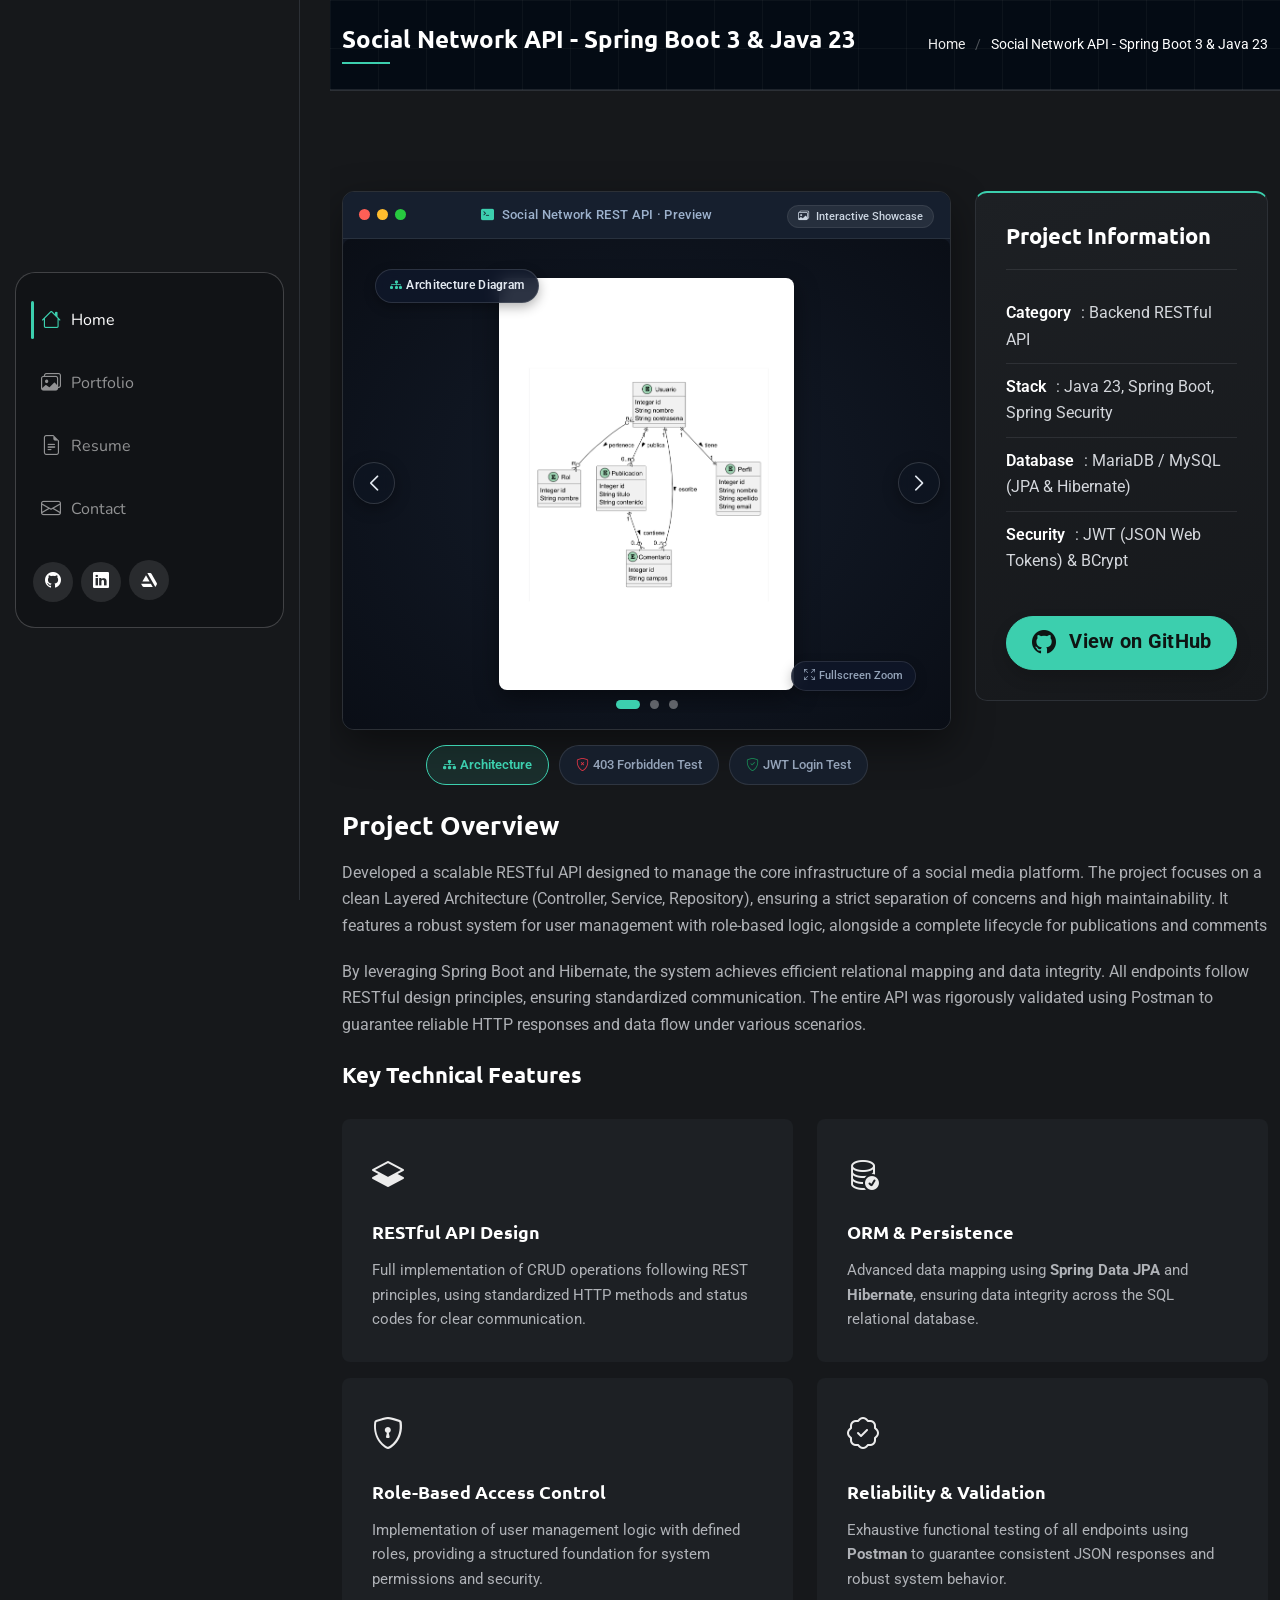
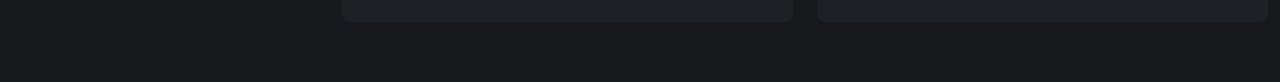
<file: NewSections/NetworkApiRestProject.html>
<!DOCTYPE html>
<html lang="en">

<head>
  <meta charset="utf-8">
  <meta content="width=device-width, initial-scale=1.0" name="viewport">
  <title>Social Network API – Spring Boot 3 &amp; Java 23</title>
  <meta name="description" content="Social network REST API built with Spring Boot 3 and Java 23: layered architecture, Spring Security with JWT, Spring Data JPA and MariaDB.">
  <meta name="keywords" content="Spring Boot, Java 23, REST API, JWT, Spring Security, JPA, MariaDB">
  <link rel="canonical" href="https://sanchezardev.github.io/NewSections/NetworkApiRestProject.html">

  <!-- Open Graph / Social -->
  <meta property="og:type" content="website">
  <meta property="og:site_name" content="Óscar Sánchez Portfolio">
  <meta property="og:title" content="Social Network API – Spring Boot 3 &amp; Java 23">
  <meta property="og:description" content="Social network REST API built with Spring Boot 3 and Java 23: layered architecture, Spring Security with JWT, Spring Data JPA and MariaDB.">
  <meta property="og:url" content="https://sanchezardev.github.io/NewSections/NetworkApiRestProject.html">
  <meta property="og:image" content="https://sanchezardev.github.io/assets/img/SocialNetworkApiRest/DiagramaAPIRest.png">
  <meta name="twitter:card" content="summary_large_image">

  <!-- Favicons -->
  <link href="../assets/img/faviconHead.png" rel="icon">
  <link href="../assets/img/faviconHead.png" rel="apple-touch-icon">

  <!-- Fonts -->
  <link href="https://fonts.googleapis.com" rel="preconnect">
  <link href="https://fonts.gstatic.com" rel="preconnect" crossorigin>
  <link href="https://fonts.googleapis.com/css2?family=Roboto:ital,wght@0,100;0,300;0,400;0,500;0,700;0,900;1,100;1,300;1,400;1,500;1,700;1,900&family=Ubuntu:ital,wght@0,300;0,400;0,500;0,700;1,300;1,400;1,500;1,700&family=Nunito:ital,wght@0,200;0,300;0,400;0,500;0,600;0,700;0,800;0,900;1,200;1,300;1,400;1,500;1,600;1,700;1,800;1,900&display=swap" rel="stylesheet">

  <!-- Vendor CSS Files -->
  <link href="../assets/vendor/bootstrap/css/bootstrap.min.css" rel="stylesheet">
  <link href="../assets/vendor/bootstrap-icons/bootstrap-icons.css" rel="stylesheet">
  <link href="../assets/vendor/aos/aos.css" rel="stylesheet">
  <link href="../assets/vendor/glightbox/css/glightbox.min.css" rel="stylesheet">
  <link href="../assets/vendor/swiper/swiper-bundle.min.css" rel="stylesheet">

  <!-- ArtStation Icon -->
  <link rel="stylesheet" href="https://cdnjs.cloudflare.com/ajax/libs/font-awesome/6.5.0/css/all.min.css">

  <!-- Main CSS File -->
  <link href="../assets/css/main.css?v=2026-11-19" rel="stylesheet">
  <link href="../assets/css/custom.css?v=2026-11-19" rel="stylesheet">

  <!-- =======================================================
  * Template Name: SnapFolio
  * Template URL: https://bootstrapmade.com/snapfolio-bootstrap-portfolio-template/
  * Updated: Jul 21 2025 with Bootstrap v5.3.7
  * Author: BootstrapMade.com
  * License: https://bootstrapmade.com/license/
  ======================================================== -->
</head>

<body class="portfolio-details-page">

<header id="header" class="header dark-background d-flex flex-column justify-content-center">
  <i class="header-toggle d-xl-none bi bi-list"></i>

  <div class="header-container d-flex flex-column align-items-start">
    <nav id="navmenu" class="navmenu">
      <ul>
        <li><a href="../index.html#hero" class="active"><i class="bi bi-house navicon"></i>Home</a></li>
        <li><a href="../index.html#portfolio"><i class="bi bi-images navicon"></i> Portfolio</a></li>
        <li><a href="../index.html#resume"><i class="bi bi-file-earmark-text navicon"></i> Resume</a></li>
        <li><a href="../index.html#contact"><i class="bi bi-envelope navicon"></i> Contact</a></li>
      </ul>
    </nav>

    <div class="social-links text-center">
      <!--        <a href="#" class="twitter"><i class="bi bi-twitter-x"></i></a>-->
      <a href="https://github.com/sanchezardev" class="github"><i class="bi bi-github"></i></a>
      <!--        <a href="#" class="instagram"><i class="bi bi-instagram"></i></a>-->
      <!--        <a href="#" class="google-plus"><i class="bi bi-skype"></i></a>-->
      <a href="https://www.linkedin.com/in/sanchezar/" class="linkedin"><i class="bi bi-linkedin"></i></a>
      <a href="https://www.artstation.com/sanchezar" class="artstation"><i class="fa-brands fa-artstation"></i></a>

    </div>

  </div>

</header>

  <main class="main">

    <!-- Page Title -->
    <div class="page-title dark-background">
      <div class="container d-lg-flex justify-content-between align-items-center">
        <h1 class="mb-2 mb-lg-0">Social Network API - Spring Boot 3 & Java 23</h1>
        <nav class="breadcrumbs">
          <ol>
            <li><a href="../index.html">Home</a></li>
            <li class="current">Social Network API - Spring Boot 3 & Java 23</li>
          </ol>
        </nav>
      </div>
    </div><!-- End Page Title -->

    <!-- Portfolio Details Section -->
    <section id="portfolio-details" class="portfolio-details section">

      <div class="container" data-aos="fade-up" data-aos-delay="100">

        <div class="row gy-4">

          <div class="col-lg-8">
            <div class="project-mockup-frame" data-aos="fade-up" data-aos-delay="150">
              <!-- Window / Mockup Header Bar -->
              <div class="mockup-header">
                <div class="mockup-dots">
                  <span class="dot dot-red"></span>
                  <span class="dot dot-yellow"></span>
                  <span class="dot dot-green"></span>
                </div>
                <div class="mockup-title">
                  <i class="bi bi-terminal-fill me-1 text-brand"></i> Social Network REST API · Preview
                </div>
                <div class="mockup-actions">
                  <span class="mockup-badge">
                    <i class="bi bi-images me-1"></i> Interactive Showcase
                  </span>
                </div>
              </div>

              <!-- Main Swiper Slider -->
              <div class="portfolio-details-slider swiper init-swiper">

                <script type="application/json" class="swiper-config">
                  {
                    "loop": true,
                    "speed": 600,
                    "autoplay": {
                      "delay": 5000,
                      "disableOnInteraction": false,
                      "pauseOnMouseEnter": true
                    },
                    "slidesPerView": 1,
                    "pagination": {
                      "el": ".swiper-pagination",
                      "type": "bullets",
                      "clickable": true
                    },
                    "navigation": {
                      "nextEl": ".swiper-button-next",
                      "prevEl": ".swiper-button-prev"
                    }
                  }
                </script>

                <div class="swiper-wrapper align-items-center">

                  <!-- Slide 1: Architecture Diagram -->
                  <div class="swiper-slide">
                    <a href="../assets/img/SocialNetworkApiRest/DiagramaAPIRest.png"
                       class="glightbox slide-preview-wrap"
                       data-gallery="portfolio-details-gallery"
                       data-glightbox="title: Architecture &amp; Database Diagram; description: Layered Architecture (Controller, Service, Repository) with Spring Data JPA and MariaDB relational persistence.">
                      <div class="slide-badge-top">
                        <span class="badge-tech"><i class="bi bi-diagram-3-fill text-brand me-1"></i> Architecture Diagram</span>
                      </div>
                      <div class="slide-img-container">
                        <img src="../assets/img/SocialNetworkApiRest/DiagramaAPIRest.png"
                             alt="Social Network Architecture Diagram"
                             class="img-fluid"
                             loading="lazy">
                      </div>
                      <div class="slide-zoom-hint">
                        <i class="bi bi-arrows-fullscreen me-1"></i> Fullscreen Zoom
                      </div>
                    </a>
                  </div>

                  <!-- Slide 2: 403 Forbidden Error -->
                  <div class="swiper-slide">
                    <a href="../assets/img/SocialNetworkApiRest/403error.png"
                       class="glightbox slide-preview-wrap"
                       data-gallery="portfolio-details-gallery"
                       data-glightbox="title: Security Validation · 403 Forbidden; description: Unauthorized endpoint access rejection verified in Postman via Spring Security &amp; JWT filter.">
                      <div class="slide-badge-top">
                        <span class="badge-tech"><i class="bi bi-shield-x text-danger me-1"></i> Postman · 403 Forbidden</span>
                      </div>
                      <div class="slide-img-container">
                        <img src="../assets/img/SocialNetworkApiRest/403error.png"
                             alt="Postman 403 Forbidden Verification"
                             class="img-fluid"
                             loading="lazy">
                      </div>
                      <div class="slide-zoom-hint">
                        <i class="bi bi-arrows-fullscreen me-1"></i> Fullscreen Zoom
                      </div>
                    </a>
                  </div>

                  <!-- Slide 3: Login JWT Success -->
                  <div class="swiper-slide">
                    <a href="../assets/img/SocialNetworkApiRest/login.png"
                       class="glightbox slide-preview-wrap"
                       data-gallery="portfolio-details-gallery"
                       data-glightbox="title: Authentication · JWT Login Success; description: Postman verification of user login endpoint generating and returning a signed JWT Bearer token.">
                      <div class="slide-badge-top">
                        <span class="badge-tech"><i class="bi bi-shield-check text-success me-1"></i> Postman · JWT Login 200 OK</span>
                      </div>
                      <div class="slide-img-container">
                        <img src="../assets/img/SocialNetworkApiRest/login.png"
                             alt="Postman JWT Authentication Response"
                             class="img-fluid"
                             loading="lazy">
                      </div>
                      <div class="slide-zoom-hint">
                        <i class="bi bi-arrows-fullscreen me-1"></i> Fullscreen Zoom
                      </div>
                    </a>
                  </div>

                </div>

                <!-- Swiper Navigation Arrows -->
                <div class="swiper-button-prev"></div>
                <div class="swiper-button-next"></div>

                <!-- Swiper Bullets Pagination -->
                <div class="swiper-pagination"></div>
              </div>
            </div>

            <!-- Interactive Quick Navigation Pills -->
            <div class="slider-quick-nav" data-aos="fade-up" data-aos-delay="200">
              <button type="button" class="quick-nav-btn active" data-slide="0">
                <i class="bi bi-diagram-3-fill text-brand me-1"></i> Architecture
              </button>
              <button type="button" class="quick-nav-btn" data-slide="1">
                <i class="bi bi-shield-x text-danger me-1"></i> 403 Forbidden Test
              </button>
              <button type="button" class="quick-nav-btn" data-slide="2">
                <i class="bi bi-shield-check text-success me-1"></i> JWT Login Test
              </button>
            </div>
          </div>

          <div class="col-lg-4">
            <div class="portfolio-info" data-aos="fade-left" data-aos-delay="200">
              <h3>Project Information</h3>
              <ul>
                <li><strong>Category</strong>: Backend RESTful API</li>
                <li><strong>Stack</strong>: Java 23, Spring Boot, Spring Security</li>
                <li><strong>Database</strong>: MariaDB / MySQL (JPA &amp; Hibernate)</li>
                <li><strong>Security</strong>: JWT (JSON Web Tokens) &amp; BCrypt</li>
              </ul>
              <a href="https://github.com/sanchezardev/api_rest_RedSocial" target="_blank" class="btn btn-primary btn-lg shadow fw-bold mt-3 d-inline-block text-center w-100" style="border-radius: 30px; padding: 8px 24px;">
                <i class="bi bi-github fs-4 me-2 align-middle"></i> View on GitHub
              </a>
            </div>
          </div>

          <div class="col-lg-12">
            <div class="portfolio-description" data-aos="fade-up" data-aos-delay="300">
              <h2>Project Overview</h2>
              <p>Developed a scalable RESTful API designed to manage the core infrastructure of a social media platform. The project focuses on a clean Layered Architecture (Controller, Service, Repository), ensuring a strict separation of concerns and high maintainability. It features a robust system for user management with role-based logic, alongside a complete lifecycle for publications and comments</p>
              <p>By leveraging Spring Boot and Hibernate, the system achieves efficient relational mapping and data integrity. All endpoints follow RESTful design principles, ensuring standardized communication. The entire API was rigorously validated using Postman to guarantee reliable HTTP responses and data flow under various scenarios.</p>

              <div class="features mt-4">
                <h3>Key Technical Features</h3>
                <div class="row gy-3">

                  <div class="col-md-6">
                    <div class="feature-item" data-aos="fade-up" data-aos-delay="400">
                      <i class="bi bi-layers-half"></i>
                      <h4>RESTful API Design</h4>
                      <p>Full implementation of CRUD operations following REST principles, using standardized HTTP methods and status codes for clear communication.</p>
                    </div>
                  </div>

                  <div class="col-md-6">
                    <div class="feature-item" data-aos="fade-up" data-aos-delay="500">
                      <i class="bi bi-database-check"></i>
                      <h4>ORM & Persistence</h4>
                      <p>Advanced data mapping using <b>Spring Data JPA</b> and <b>Hibernate</b>, ensuring data integrity across the SQL relational database.</p>
                    </div>
                  </div>

                  <div class="col-md-6">
                    <div class="feature-item" data-aos="fade-up" data-aos-delay="600">
                      <i class="bi bi-shield-lock"></i>
                      <h4>Role-Based Access Control</h4>
                      <p>Implementation of user management logic with defined roles, providing a structured foundation for system permissions and security.</p>
                    </div>
                  </div>

                  <div class="col-md-6">
                    <div class="feature-item" data-aos="fade-up" data-aos-delay="700">
                      <i class="bi bi-patch-check"></i>
                      <h4>Reliability & Validation</h4>
                      <p>Exhaustive functional testing of all endpoints using <b>Postman</b> to guarantee consistent JSON responses and robust system behavior.</p>
                    </div>
                  </div>

                </div>
              </div>
            </div>
          </div>

        </div>

      </div>

    </section><!-- /Portfolio Details Section -->

  </main>

<!--  <footer id="footer" class="footer position-relative">-->

<!--    <div class="container">-->
<!--      <div class="copyright text-center ">-->
<!--        <p>© <span>Copyright</span> <strong class="px-1 sitename">iPortfolio</strong> <span>All Rights Reserved</span></p>-->
<!--      </div>-->
<!--      <div class="credits">-->
<!--        &lt;!&ndash; All the links in the footer should remain intact. &ndash;&gt;-->
<!--        &lt;!&ndash; You can delete the links only if you've purchased the pro version. &ndash;&gt;-->
<!--        &lt;!&ndash; Licensing information: https://bootstrapmade.com/license/ &ndash;&gt;-->
<!--        &lt;!&ndash; Purchase the pro version with working PHP/AJAX contact form: [buy-url] &ndash;&gt;-->
<!--        Designed by <a href="https://bootstrapmade.com/">BootstrapMade</a>-->
<!--      </div>-->
<!--    </div>-->

<!--  </footer>-->

  <!-- Scroll Top -->
  <a href="#" id="scroll-top" class="scroll-top d-flex align-items-center justify-content-center"><i class="bi bi-arrow-up-short"></i></a>

  <!-- Preloader -->
  <div id="preloader"></div>

  <!-- Vendor JS Files -->
  <script src="../assets/vendor/bootstrap/js/bootstrap.bundle.min.js"></script>
  <script src="../assets/vendor/php-email-form/validate.js"></script>
  <script src="../assets/vendor/aos/aos.js"></script>
  <script src="../assets/vendor/typed.js/typed.umd.js"></script>
  <script src="../assets/vendor/purecounter/purecounter_vanilla.js"></script>
  <script src="../assets/vendor/waypoints/noframework.waypoints.js"></script>
  <script src="../assets/vendor/isotope-layout/isotope.pkgd.min.js"></script>
  <script src="../assets/vendor/imagesloaded/imagesloaded.pkgd.min.js"></script>
  <script src="../assets/vendor/glightbox/js/glightbox.min.js"></script>
  <script src="../assets/vendor/swiper/swiper-bundle.min.js"></script>

  <!-- Main JS File -->
  <script src="../assets/js/main.js?v=2026-11-19"></script>

  <!-- Slider & Quick Navigation Controller -->
  <script>
    document.addEventListener("DOMContentLoaded", function() {
      const sliderEl = document.querySelector(".portfolio-details-slider");
      const quickBtns = document.querySelectorAll(".quick-nav-btn");

      quickBtns.forEach((btn, index) => {
        btn.addEventListener("click", () => {
          if (sliderEl && sliderEl.swiper) {
            sliderEl.swiper.slideToLoop(index);
          }
        });
      });

      window.addEventListener("load", () => {
        if (sliderEl && sliderEl.swiper) {
          sliderEl.swiper.on("slideChange", function() {
            const activeIdx = sliderEl.swiper.realIndex;
            quickBtns.forEach((btn, i) => {
              btn.classList.toggle("active", i === activeIdx);
            });
          });
        }
      });
    });
  </script>

</body>

</html>
</file>
<file: assets/css/custom.css>
/* ==========================================================================
   custom.css — Estilos propios del portfolio
   --------------------------------------------------------------------------
   Se carga DESPUÉS de main.css (plantilla SnapFolio) y la sobrescribe.
   Para cambiar el aspecto, edita primero las variables de este bloque :root.
   main.css no debería necesitar cambios.
   ========================================================================== */

:root {
  /* Paleta: grises casi negros con un ligero tono frío + un único color de marca */
  --background-color: #16181b;   /* fondo general */
  --surface-color: #1d2024;      /* tarjetas y cajas */
  --border-color: #2c3036;       /* bordes finos */
  --default-color: #d4d7dc;      /* texto normal */
  --muted-color: #8f959e;        /* texto secundario (fechas, subtítulos) */
  --heading-color: #ffffff;      /* títulos */
  --accent-color: #ececec;       /* blanco roto: iconos, enlaces neutros */
  --contrast-color: #0e1513;     /* texto sobre fondos claros o de marca */

  /* Color de marca (verde azulado). Cámbialo aquí y se actualiza toda la web */
  --brand-color: #3ccfae;
  --brand-hover: #5fe0c3;
  --brand-soft: color-mix(in srgb, var(--brand-color), transparent 88%);   /* fondos suaves */
  --brand-line: color-mix(in srgb, var(--brand-color), transparent 55%);   /* bordes/líneas */
  --status-color: var(--brand-color);  /* punto "Open to ... roles" */

  /* Medidas */
  --radius: 12px;
  --radius-sm: 6px;
  --section-gap: 100px;          /* separación vertical entre secciones */
}

/* --------------------------------------------------------------------------
   General
   -------------------------------------------------------------------------- */
body {
  line-height: 1.65;
  -webkit-font-smoothing: antialiased;
}

section,
.section {
  padding: var(--section-gap) 0 calc(var(--section-gap) * 0.6);
}

::selection {
  background: var(--accent-color);
  color: var(--contrast-color);
}

/* Sidebar lateral un poco más oscura y con borde */
.header {
  --background-color: #111316;
  border-right: 1px solid var(--border-color);
}

/* Títulos de sección: más sobrios, alineados y con texto en ancho de lectura */
.section-title {
  padding-bottom: 50px;
}

.section-title h2 {
  font-size: 30px;
  letter-spacing: 0.5px;
}

.section-title h2:before,
.section-title h2:after {
  width: 32px;
  height: 1px;
  opacity: 0.5;
}

.section-title p {
  max-width: 760px;
  margin: 12px auto 0;
  color: var(--muted-color);
}

/* Botones */
.btn {
  border-radius: var(--radius-sm);
  font-weight: 500;
  letter-spacing: 0.3px;
}

.btn.btn-primary {
  background: var(--accent-color);
  border: 1px solid var(--accent-color);
  color: var(--contrast-color);
}

.btn.btn-primary:hover {
  background: transparent;
  color: var(--accent-color);
}

/* --------------------------------------------------------------------------
   Hero
   -------------------------------------------------------------------------- */
.hero .background-elements {
  opacity: 0.4;              /* círculos decorativos más discretos */
}

.hero-eyebrow {
  display: inline-flex;
  align-items: center;
  gap: 8px;
  padding: 6px 14px;
  margin-bottom: 20px;
  font-size: 13px;
  color: var(--muted-color);
  border: 1px solid var(--border-color);
  border-radius: 50px;
}

.status-dot {
  width: 8px;
  height: 8px;
  border-radius: 50%;
  background: var(--status-color);
  box-shadow: 0 0 0 3px color-mix(in srgb, var(--status-color), transparent 75%);
}

.hero .hero-text h1 {
  font-size: clamp(2.4rem, 5vw, 3.8rem);
  line-height: 1.1;
  margin-bottom: 12px;
}

.hero .hero-text .lead {
  font-size: 1.25rem;
  color: var(--default-color);
}

.hero .hero-text .description {
  color: var(--muted-color);
  max-width: 540px;
}

/* Etiquetas de tecnologías (hero) y de skills (resume) */
.tech-stack,
.tag-list {
  display: flex;
  flex-wrap: wrap;
  gap: 8px;
  margin: 0 0 28px;
  padding: 0;
}

.tech-stack li,
.tag-list li {
  font-family: "Consolas", "SFMono-Regular", Menlo, monospace;
  font-size: 12.5px;
  padding: 4px 10px;
  color: var(--default-color);
  background: var(--surface-color);
  border: 1px solid var(--border-color);
  border-radius: var(--radius-sm);
}

/* Foto principal en formato retrato 4:5 */
.hero .hero-visual .profile-container {
  width: 380px;
  height: 475px;
}

.hero .hero-visual .profile-container .profile-image {
  object-position: center 20%;
  border-radius: var(--radius);
  border: 1px solid var(--border-color);
}

.hero .hero-visual .profile-container .profile-background {
  border-radius: var(--radius);
}

@media (max-width: 991px) {
  .hero .hero-text {
    text-align: center;
  }

  .hero .hero-text .description {
    margin-left: auto;
    margin-right: auto;
  }

  .tech-stack,
  .hero .social-links,
  .hero .hero-actions {
    justify-content: center;
  }

  .hero .hero-visual {
    margin-top: 40px;
  }
}

@media (max-width: 576px) {
  .hero .hero-visual .profile-container {
    width: 280px;
    height: 350px;
  }
}

/* --------------------------------------------------------------------------
   Portfolio
   -------------------------------------------------------------------------- */
.portfolio .portfolio-wrap {
  border-radius: var(--radius);
  border: 1px solid var(--border-color);
}

.portfolio .portfolio-wrap .portfolio-info .stack {
  font-family: "Consolas", "SFMono-Regular", Menlo, monospace;
  font-size: 12px;
  margin: 4px 0 12px;
  opacity: 0.85;
}

/* --------------------------------------------------------------------------
   Resume
   -------------------------------------------------------------------------- */
.resume .resume-side {
  border: 1px solid var(--border-color);
  border-radius: var(--radius);
  box-shadow: none;
}

.resume .resume-side .profile-img img {
  width: 150px;
  height: 150px;
  border: 3px solid var(--border-color);
}

.resume .resume-side .side-name {
  text-align: center;
  font-family: var(--heading-font);
  font-size: 1.15rem;
  font-weight: 500;
  color: var(--heading-color);
  margin: 0;
}

.resume .resume-side .side-role {
  text-align: center;
  color: var(--muted-color);
  font-size: 14px;
  margin-bottom: 24px;
}

.resume .resume-side h3 {
  font-size: 13px;
  text-transform: uppercase;
  letter-spacing: 1.5px;
  color: var(--muted-color);
  border-bottom: 1px solid var(--border-color);
  padding-bottom: 8px;
  margin: 28px 0 14px;
}

.resume .resume-side .contact-info li {
  display: flex;
  align-items: center;
  gap: 10px;
  font-size: 14px;
  margin-bottom: 8px;
  word-break: break-word;
}

.resume .resume-side .contact-info a {
  color: var(--default-color);
}

.resume .resume-side .contact-info a:hover {
  color: var(--heading-color);
}

.skill-group h4 {
  font-size: 13px;
  font-weight: 500;
  color: var(--heading-color);
  margin: 0 0 8px;
}

.skill-group .tag-list {
  margin-bottom: 16px;
}

.lang-list li {
  display: flex;
  justify-content: space-between;
  font-size: 14px;
  padding: 6px 0;
  border-bottom: 1px dashed var(--border-color);
}

.lang-list .level {
  color: var(--muted-color);
}

/* Bloques de la derecha: experiencia, proyectos, estudios... */
.resume .resume-section {
  margin-bottom: 48px;
}

.resume .resume-section h3 {
  font-size: 20px;
  margin-bottom: 24px;
}

.resume .resume-section .resume-item {
  border-left: 1px solid var(--border-color);
  padding-left: 24px;
  padding-bottom: 4px;
}

.resume .resume-section .resume-item:before {
  width: 11px;
  height: 11px;
  left: -6px;
  top: 7px;
  background: var(--background-color);
  border: 2px solid var(--accent-color);
}

.resume .resume-item .item-header {
  display: flex;
  flex-wrap: wrap;
  justify-content: space-between;
  align-items: baseline;
  gap: 4px 16px;
  margin-bottom: 4px;
}

.resume .resume-section .resume-item h4 {
  font-size: 17px;
  margin: 0;
}

.resume .resume-section .resume-item h4 a {
  color: var(--heading-color);
  border-bottom: 1px dotted var(--muted-color);
}

.resume .resume-item .date {
  font-size: 13px;
  color: var(--muted-color);
}

.resume .resume-section .resume-item .company {
  font-size: 14px;
  color: var(--muted-color);
  font-style: normal;
  margin-bottom: 8px;
}

.resume .resume-section .resume-item .company a {
  color: var(--default-color);
}

.resume .resume-section .resume-item ul li {
  font-size: 15px;
  margin-bottom: 4px;
}

/* --------------------------------------------------------------------------
   Contact
   -------------------------------------------------------------------------- */
.contact .info-box,
.contact .contact-form {
  border: 1px solid var(--border-color);
  border-radius: var(--radius);
}

.contact .info-item a {
  color: inherit;
}

.contact .form-control {
  border-radius: var(--radius-sm);
}

/* --------------------------------------------------------------------------
   Footer
   -------------------------------------------------------------------------- */
.site-footer {
  border-top: 1px solid var(--border-color);
  padding: 28px 0;
  font-size: 14px;
  color: var(--muted-color);
  text-align: center;
}

.site-footer p {
  margin: 0 0 4px;
}

.site-footer a {
  color: var(--default-color);
}

@media (min-width: 1200px) {
  .header ~ .site-footer {
    margin-left: 330px;   /* deja hueco a la barra lateral, igual que <main> */
  }
}

/* ==========================================================================
   Tarjetas de proyecto con vista animada (Portfolio)
   --------------------------------------------------------------------------
   .card-preview      contenedor clicable (enlace a la página del proyecto)
   .demo-api          mini "Postman" que alterna 3 peticiones (ciclo de 12 s)
   .demo-foro         mini navegador con el feed de recetas en scroll
   Velocidades: cambia --api-cycle o --foro-scroll.
   ========================================================================== */
:root {
  --card-height: 350px;
  --api-cycle: 12s;      /* duración total de las 3 escenas de la API */
  --foro-scroll: 22s;    /* lo que tarda el feed de recetas en dar la vuelta */
  --m-get: #61affe;      /* colores de métodos HTTP (estilo Swagger) */
  --m-post: #49cc90;
  --m-del: #f93e3e;
}

.card-preview {
  position: relative;
  display: block;
  height: var(--card-height);
  padding: 18px;
  background:
    radial-gradient(circle at 20% 0%, #2e2e33 0%, transparent 60%),
    linear-gradient(160deg, #202023, #161618);
  color: var(--default-color);
  overflow: hidden;
}

.card-preview:hover {
  color: var(--default-color);
}

.demo-window {
  position: relative;
  height: 100%;
  display: flex;
  flex-direction: column;
  background: #121214;
  border: 1px solid var(--border-color);
  border-radius: 10px;
  overflow: hidden;
  box-shadow: 0 18px 40px rgba(0, 0, 0, 0.45);
  transition: transform 0.5s ease;
  font-size: 12px;
}

.portfolio .portfolio-wrap:hover .demo-window {
  transform: scale(1.02);
}

.demo-bar {
  display: flex;
  align-items: center;
  gap: 6px;
  padding: 8px 12px;
  background: #1b1b1e;
  border-bottom: 1px solid var(--border-color);
  flex-shrink: 0;
}

.demo-bar .dot { width: 9px; height: 9px; border-radius: 50%; background: #ff5f57; flex-shrink: 0; }
.demo-bar .dot:nth-child(2) { background: #febc2e; }
.demo-bar .dot:nth-child(3) { background: #28c840; }

.demo-title,
.demo-url {
  margin-left: 10px;
  font-size: 11px;
  color: var(--muted-color);
  white-space: nowrap;
  overflow: hidden;
  text-overflow: ellipsis;
}

.demo-url {
  flex: 1;
  padding: 2px 10px;
  background: #121214;
  border-radius: 20px;
}

/* Etiqueta "View project" siempre visible (se oculta al mostrar el overlay) */
.play-hint {
  position: absolute;
  right: 28px;
  bottom: 28px;
  z-index: 2;
  padding: 6px 12px;
  font-size: 12px;
  font-weight: 500;
  color: var(--contrast-color);
  background: var(--accent-color);
  border-radius: 50px;
  box-shadow: 0 6px 18px rgba(0, 0, 0, 0.4);
  transition: opacity 0.3s;
}

.portfolio .portfolio-wrap:hover .play-hint {
  opacity: 0;
}

/* El overlay deja pasar el clic a la tarjeta, salvo en sus botones */
.portfolio .portfolio-wrap .portfolio-info {
  pointer-events: none;
}

.portfolio .portfolio-wrap .portfolio-info a {
  pointer-events: auto;
}

/* ---------- Demo API ---------- */
.api-body {
  flex: 1;
  display: flex;
  min-height: 0;
}

.api-sidebar {
  width: 38%;
  margin: 0;
  padding: 8px 0;
  border-right: 1px solid var(--border-color);
  font-family: "Consolas", "SFMono-Regular", Menlo, monospace;
  font-size: 10.5px;
}

.api-sidebar li {
  padding: 5px 10px;
  font-weight: 700;
  white-space: nowrap;
  overflow: hidden;
  text-overflow: ellipsis;
  border-left: 2px solid transparent;
}

.api-sidebar li span { color: var(--muted-color); font-weight: 400; }

/* Resalta el endpoint que se está "ejecutando" en cada escena */
.api-sidebar li:nth-child(1),
.api-sidebar li:nth-child(2),
.api-sidebar li:nth-child(6) {
  animation: api-active var(--api-cycle) infinite;
}
.api-sidebar li:nth-child(2) { animation-delay: calc(var(--api-cycle) / 3); }
.api-sidebar li:nth-child(6) { animation-delay: calc(var(--api-cycle) / 3 * 2); }

.m-get { color: var(--m-get); }
.m-post { color: var(--m-post); }
.m-del { color: var(--m-del); }

.api-main {
  position: relative;
  flex: 1;
  min-width: 0;
}

.api-scene {
  position: absolute;
  inset: 0;
  padding: 12px 14px;
  font-family: "Consolas", "SFMono-Regular", Menlo, monospace;
  opacity: 0;
  animation: api-scene var(--api-cycle) infinite;
}

.api-request {
  padding: 6px 8px;
  margin-bottom: 8px;
  background: #1b1b1e;
  border: 1px solid var(--border-color);
  border-radius: 6px;
  white-space: nowrap;
  overflow: hidden;
}

.api-request .typing {
  display: inline-block;
  vertical-align: bottom;
  overflow: hidden;
  white-space: nowrap;
  max-width: 0;
  animation: api-type var(--api-cycle) steps(18) infinite;
}

.api-json {
  margin: 0 0 8px;
  padding: 0;
  font-size: 11px;
  line-height: 1.5;
  color: #c9c9cf;
  white-space: pre-wrap;
  overflow: hidden;
}

.api-json.req { color: var(--muted-color); }

.api-status {
  display: inline-block;
  padding: 2px 8px;
  margin-bottom: 8px;
  font-size: 10.5px;
  font-weight: 700;
  border-radius: 4px;
  opacity: 0;
  animation: api-show var(--api-cycle) infinite;
}

.api-json.res {
  opacity: 0;
  animation: api-show-late var(--api-cycle) infinite;
}

.api-status.ok { color: var(--m-post); background: color-mix(in srgb, var(--m-post), transparent 85%); }
.api-status.err { color: var(--m-del); background: color-mix(in srgb, var(--m-del), transparent 85%); }

/* Escenas 2 y 3 (y todo lo que tienen dentro) arrancan 1/3 y 2/3 del ciclo más tarde */
.api-scene:nth-child(2),
.api-scene:nth-child(2) .typing,
.api-scene:nth-child(2) .api-status,
.api-scene:nth-child(2) .api-json.res { animation-delay: calc(var(--api-cycle) / 3); }

.api-scene:nth-child(3),
.api-scene:nth-child(3) .typing,
.api-scene:nth-child(3) .api-status,
.api-scene:nth-child(3) .api-json.res { animation-delay: calc(var(--api-cycle) / 3 * 2); }

/* Cada escena ocupa 1/3 del ciclo (0–33%) */
@keyframes api-scene {
  0% { opacity: 0; transform: translateY(6px); }
  3%, 30% { opacity: 1; transform: none; }
  33%, 100% { opacity: 0; }
}
@keyframes api-type {
  0% { max-width: 0; }
  9%, 100% { max-width: 20ch; }
}
@keyframes api-show {
  0%, 11% { opacity: 0; }
  13%, 100% { opacity: 1; }
}
@keyframes api-show-late {
  0%, 14% { opacity: 0; transform: translateY(4px); }
  17%, 100% { opacity: 1; transform: none; }
}
@keyframes api-active {
  0%, 31% { background: #1f1f23; border-left-color: var(--accent-color); }
  33%, 100% { background: transparent; border-left-color: transparent; }
}

/* ---------- Demo ForoPlatos ---------- */
.foro-nav {
  display: flex;
  align-items: center;
  gap: 12px;
  padding: 8px 12px;
  background: #f4f1ea;
  color: #2f4a33;
  font-size: 11px;
  flex-shrink: 0;
}

.foro-nav strong { font-size: 13px; color: #3d6b45; }
.foro-tabs { display: flex; gap: 8px; color: #6b6b6b; }
.foro-tabs .active { color: #2f4a33; font-weight: 700; border-bottom: 2px solid #3d6b45; }
.foro-user { margin-left: auto; white-space: nowrap; }

.foro-feed {
  position: relative;
  flex: 1;
  overflow: hidden;
  background: #ebe7de;
}

.foro-track {
  display: grid;
  grid-template-columns: repeat(3, 1fr);
  gap: 8px;
  padding: 8px;
  animation: foro-scroll var(--foro-scroll) linear infinite;
}

.portfolio .portfolio-wrap:hover .foro-track {
  animation-duration: calc(var(--foro-scroll) / 2);   /* acelera al pasar el ratón */
}

.recipe {
  background: #fff;
  border-radius: 6px;
  overflow: hidden;
  box-shadow: 0 1px 3px rgba(0, 0, 0, 0.12);
}

.portfolio .portfolio-wrap .recipe img {   /* selector largo para ganar a la regla de la plantilla */
  display: block;
  width: 100%;
  height: auto;
  aspect-ratio: 4 / 3;
  object-fit: cover;
}

.portfolio .portfolio-wrap:hover .recipe img {
  transform: none;   /* anula el zoom de imagen de la plantilla */
}

.recipe p {
  margin: 4px 6px 0;
  font-size: 10px;
  font-weight: 600;
  color: #2b2b2b;
  white-space: nowrap;
  overflow: hidden;
  text-overflow: ellipsis;
}

.recipe span {
  display: block;
  margin: 0 6px 5px;
  font-size: 9.5px;
  color: #c0392b;
}

.recipe:nth-child(2) span i { display: inline-block; animation: foro-like 3s ease-in-out infinite; }

.foro-toast {
  position: absolute;
  left: 50%;
  bottom: 14px;
  padding: 6px 12px;
  font-size: 11px;
  color: #fff;
  white-space: nowrap;
  background: rgba(47, 74, 51, 0.95);
  border-radius: 50px;
  box-shadow: 0 6px 16px rgba(0, 0, 0, 0.3);
  opacity: 0;
  transform: translate(-50%, 20px);
  animation: foro-toast 9s ease infinite 2s;
}

@keyframes foro-scroll {
  from { transform: translateY(0); }
  to { transform: translateY(-50%); }    /* -50% = una copia de la lista */
}
@keyframes foro-like {
  0%, 70%, 100% { transform: scale(1); }
  80% { transform: scale(1.5); }
}
@keyframes foro-toast {
  0%, 5% { opacity: 0; transform: translate(-50%, 20px); }
  10%, 40% { opacity: 1; transform: translate(-50%, 0); }
  45%, 100% { opacity: 0; transform: translate(-50%, 20px); }
}

/* Accesibilidad: sin animaciones si el usuario las tiene desactivadas */
@media (prefers-reduced-motion: reduce) {
  .api-scene, .api-scene *, .api-sidebar li, .foro-track, .foro-toast, .recipe i {
    animation: none !important;
  }
  .api-scene:first-child,
  .api-scene:first-child .api-status,
  .api-scene:first-child .api-json { opacity: 1; }
  .api-scene:first-child .typing { max-width: 20ch; }
}

@media (max-width: 576px) {
  :root { --card-height: 300px; }
  .api-sidebar { display: none; }
  .api-json { font-size: 9.5px; }
  .foro-tabs { display: none; }
}

/* ==========================================================================
   Color de marca aplicado a los puntos clave
   (todo usa --brand-color; para quitar el color de un sitio, borra su regla)
   ========================================================================== */
::selection { background: var(--brand-color); color: var(--contrast-color); }

a { transition: color 0.25s ease; }

/* Botón principal */
.btn.btn-primary,
.hero .hero-actions .btn.btn-primary {
  background: var(--brand-color);
  border: 1px solid var(--brand-color);
  color: var(--contrast-color);
  font-weight: 600;
  box-shadow: 0 8px 24px -10px var(--brand-color);
}

.btn.btn-primary:hover,
.hero .hero-actions .btn.btn-primary:hover {
  background: var(--brand-hover);
  border-color: var(--brand-hover);
  color: var(--contrast-color);
  transform: translateY(-2px);
}

.hero .hero-actions .btn.btn-outline:hover {
  background: transparent;
  border-color: var(--brand-color);
  color: var(--brand-color);
}

/* Hero: apellido subrayado, texto escrito y cursor */
.hero .hero-text h1 .accent-text::after {
  background: linear-gradient(90deg, var(--brand-color), transparent);
}

.hero .hero-text .lead span.typed {
  color: var(--brand-color);
  border-bottom-color: var(--brand-line);
}

.hero .hero-text .lead .typed-cursor {
  color: var(--brand-color);
}

.hero-eyebrow {
  border-color: var(--brand-line);
  background: var(--brand-soft);
  color: var(--default-color);
}

.hero .tech-stack li:hover,
.tag-list li:hover {
  border-color: var(--brand-line);
  color: var(--brand-color);
}

.tech-stack li,
.tag-list li {
  transition: border-color 0.25s, color 0.25s;
}

.hero .social-links a:hover,
.header .social-links a:hover {
  background: var(--brand-color);
  color: var(--contrast-color);
}

.hero .hero-visual .profile-container .profile-background {
  background: linear-gradient(135deg, var(--brand-soft), transparent 70%);
  border: 1px solid var(--brand-line);
}

/* Títulos de sección: líneas de color que crecen al aparecer */
.section-title h2:before,
.section-title h2:after {
  background: var(--brand-color);
  opacity: 1;
  transition: width 0.9s cubic-bezier(0.22, 1, 0.36, 1) 0.3s;
}

.section-title[data-aos]:not(.aos-animate) h2:before,
.section-title[data-aos]:not(.aos-animate) h2:after {
  width: 0;
}

/* Barra lateral: indicador de sección activa */
.navmenu a {
  position: relative;
  border-radius: 8px;
}

.navmenu a::before {
  content: "";
  position: absolute;
  left: 0;
  top: 50%;
  width: 3px;
  height: 0;
  border-radius: 3px;
  background: var(--brand-color);
  transform: translateY(-50%);
  transition: height 0.35s cubic-bezier(0.22, 1, 0.36, 1);
}

.navmenu a.active::before {
  height: 60%;
}

.navmenu a.active,
.navmenu a.active .navicon {
  color: var(--heading-color);
}

.navmenu a.active .navicon,
.navmenu a:hover .navicon {
  color: var(--brand-color);
}

/* Portfolio */
.portfolio .portfolio-filters li.filter-active {
  color: var(--brand-color);
  background-color: var(--brand-soft);
  border-left-color: var(--brand-color);
}

.portfolio .portfolio-wrap .portfolio-info .category {
  background: var(--brand-soft);
  color: var(--brand-color);
  border: 1px solid var(--brand-line);
  box-shadow: none;
}

.portfolio .portfolio-wrap:hover {
  border-color: var(--brand-line);
  box-shadow: 0 20px 50px -20px color-mix(in srgb, var(--brand-color), transparent 60%);
}

.play-hint {
  background: var(--brand-color);
  color: var(--contrast-color);
}

/* Resume */
.resume .resume-section h3 i {
  color: var(--brand-color);
}

.resume .resume-section .resume-item:before {
  border-color: var(--brand-color);
  box-shadow: 0 0 0 4px var(--background-color);
}

.resume .resume-section .resume-item:hover:before {
  background: var(--brand-color);
}

.resume .resume-section .resume-item .company a,
.resume .resume-side .contact-info a:hover,
.resume .resume-section .resume-item ul li a {
  color: var(--brand-color);
}

.resume .resume-side .contact-info li i {
  color: var(--brand-color);
}

.resume .resume-side .profile-img img {
  border-color: var(--brand-line);
}

/* Contact */
.contact .info-item .icon-box {
  background-color: var(--brand-soft);
  border: 1px solid var(--brand-line);
}

.contact .info-item .icon-box i {
  color: var(--brand-color);
}

.contact .info-item:hover .icon-box {
  background-color: var(--brand-color);
}

.contact .info-item:hover .icon-box i {
  color: var(--contrast-color);
}

.contact .form-control:focus {
  border-color: var(--brand-color);
  box-shadow: 0 0 0 3px var(--brand-soft);
}

.contact .contact-form .btn,
.contact .contact-form button[type="submit"] {
  background: var(--brand-color);
  color: var(--contrast-color);
  border: none;
  font-weight: 600;
}

.contact .contact-form button[type="submit"]:hover {
  background: var(--brand-hover);
}

/* Botón volver arriba */
.scroll-top {
  background-color: var(--brand-color);
}

.scroll-top:hover {
  background-color: var(--brand-hover);
}

.site-footer a:hover {
  color: var(--brand-color);
}

/* ==========================================================================
   Fondo animado del hero: cuadrícula + fragmentos de código
   ========================================================================== */
.hero .background-elements .bg-circle {
  background: radial-gradient(circle, var(--brand-soft), transparent 70%);
}

/* Cuadrícula fina que se difumina hacia los bordes y un barrido de luz que la recorre */
.bg-grid {
  position: absolute;
  inset: -40px;
  background-image:
    linear-gradient(to right, rgba(255, 255, 255, 0.045) 1px, transparent 1px),
    linear-gradient(to bottom, rgba(255, 255, 255, 0.045) 1px, transparent 1px);
  background-size: 48px 48px;
  -webkit-mask-image: radial-gradient(ellipse 70% 60% at 50% 45%, #000 30%, transparent 75%);
  mask-image: radial-gradient(ellipse 70% 60% at 50% 45%, #000 30%, transparent 75%);
  animation: grid-drift 30s linear infinite;
}

.bg-grid::after {
  content: "";
  position: absolute;
  inset: 0;
  background: linear-gradient(180deg, transparent 0%, color-mix(in srgb, var(--brand-color), transparent 90%) 50%, transparent 100%);
  background-size: 100% 300px;
  background-repeat: no-repeat;
  animation: grid-scan 9s ease-in-out infinite;
}

.code-float span {
  position: absolute;
  left: var(--x);
  top: var(--y);
  font-family: "Consolas", "SFMono-Regular", Menlo, monospace;
  font-size: 13px;
  color: rgba(255, 255, 255, 0.16);
  white-space: nowrap;
  opacity: 0;
  animation: code-drift var(--t, 16s) ease-in-out var(--d, 0s) infinite;
  user-select: none;
}

.code-float span.hl {
  font-size: 20px;
  color: color-mix(in srgb, var(--brand-color), transparent 50%);
}

@keyframes grid-drift {
  from { background-position: 0 0, 0 0; }
  to { background-position: 48px 48px, 48px 48px; }
}

@keyframes grid-scan {
  0% { background-position: 0 -300px; }
  60%, 100% { background-position: 0 calc(100% + 300px); }
}

@keyframes code-drift {
  0% { opacity: 0; transform: translateY(16px); }
  20%, 70% { opacity: 1; }
  100% { opacity: 0; transform: translateY(-24px); }
}

@media (max-width: 991px) {
  .code-float span:nth-child(n + 7) { display: none; }   /* menos ruido en pantallas pequeñas */
  .code-float span { font-size: 11px; }
}

/* ==========================================================================
   Animaciones de aparición al hacer scroll (sobre AOS)
   Más suaves: desplazamiento corto + desenfoque que se aclara.
   ========================================================================== */
[data-aos^="fade"][data-aos^="fade"],
[data-aos^="zoom"][data-aos^="zoom"] {
  transition-property: opacity, transform, filter;
  filter: blur(8px);
}

[data-aos^="fade"][data-aos^="fade"].aos-animate,
[data-aos^="zoom"][data-aos^="zoom"].aos-animate {
  filter: blur(0);
}

[data-aos="fade-up"] { transform: translate3d(0, 36px, 0) scale(0.98); }
[data-aos="fade-right"] { transform: translate3d(-36px, 0, 0); }
[data-aos="fade-left"] { transform: translate3d(36px, 0, 0); }
[data-aos="zoom-in"] { transform: scale(0.85); }

/* Accesibilidad: sin animaciones de fondo ni de entrada si el usuario lo pide */
@media (prefers-reduced-motion: reduce) {
  .bg-grid, .bg-grid::after, .code-float span { animation: none !important; }
  .code-float span { opacity: 0.6; }
  [data-aos] { filter: none !important; transform: none !important; opacity: 1 !important; }
}

/* Caja "Contact Info": oscura como el resto de tarjetas (la plantilla la ponía blanca) */
.contact .info-box {
  background: linear-gradient(160deg, var(--surface-color), var(--background-color));
  color: var(--default-color);
  border-top: 2px solid var(--brand-color);
}

.contact .info-box h3,
.contact .info-item .content h4 {
  color: var(--heading-color);
}

.contact .info-item .content p,
.contact .info-item .content a {
  color: var(--muted-color);
}

.contact .info-item .content a:hover {
  color: var(--brand-color);
}

/* Punto de disponibilidad con pulso suave */
.status-dot {
  animation: status-pulse 2.4s ease-in-out infinite;
}

@keyframes status-pulse {
  0%, 100% { box-shadow: 0 0 0 3px var(--brand-soft); }
  50% { box-shadow: 0 0 0 6px transparent; }
}

/* ==========================================================================
   Páginas de proyecto (NewSections/*.html): mismo color de marca que el index
   (la plantilla usaba amarillo #ffc107 en slider, flechas y botones)
   ========================================================================== */
.text-brand { color: var(--brand-color) !important; }

.portfolio-details .slide-preview-wrap:hover .slide-zoom-hint {
  background: var(--brand-color);
  border-color: var(--brand-color);
  color: var(--contrast-color);
  box-shadow: 0 6px 16px -4px var(--brand-color);
}

.portfolio-details .portfolio-details-slider .swiper-button-prev:hover,
.portfolio-details .portfolio-details-slider .swiper-button-next:hover {
  background: var(--brand-color);
  border-color: var(--brand-color);
  color: var(--contrast-color);
  box-shadow: 0 6px 20px -6px var(--brand-color);
}

.portfolio-details .portfolio-details-slider .swiper-pagination .swiper-pagination-bullet.swiper-pagination-bullet-active {
  background-color: var(--brand-color);
}

.portfolio-details .quick-nav-btn:hover {
  border-color: var(--brand-line);
  color: var(--brand-color);
}

.portfolio-details .quick-nav-btn.active {
  background: var(--brand-soft);
  color: var(--brand-color);
  border-color: var(--brand-color);
  box-shadow: none;
}

.portfolio-details .project-mockup-frame,
.portfolio-details .portfolio-info {
  border: 1px solid var(--border-color);
  border-radius: var(--radius);
}

.portfolio-details .portfolio-info {
  border-top: 2px solid var(--brand-color);
  background: linear-gradient(160deg, var(--surface-color), var(--background-color));
}

.portfolio-details .portfolio-info h3::after {
  background: var(--brand-color);
}

.portfolio-details .portfolio-info ul li a,
.portfolio-details .portfolio-description a {
  color: var(--brand-color);
}

.portfolio-details .portfolio-description h2,
.portfolio-details .portfolio-description h3 {
  color: var(--heading-color);
}

.portfolio-details .portfolio-description h2 i,
.portfolio-details .portfolio-description h3 i,
.portfolio-details .portfolio-description li i {
  color: var(--brand-color);
}

/* Cabecera de las páginas de proyecto */
.page-title {
  border-bottom: 1px solid var(--border-color);
  background:
    linear-gradient(to right, rgba(255, 255, 255, 0.035) 1px, transparent 1px) 0 0 / 48px 48px,
    linear-gradient(to bottom, rgba(255, 255, 255, 0.035) 1px, transparent 1px) 0 0 / 48px 48px,
    var(--background-color);
}

.page-title h1 {
  position: relative;
  padding-bottom: 10px;
}

.page-title h1::after {
  content: "";
  position: absolute;
  left: 0;
  bottom: 0;
  width: 48px;
  height: 2px;
  background: var(--brand-color);
}

.page-title .breadcrumbs a:hover {
  color: var(--brand-color);
}
</file>
<file: assets/css/main.css>
/**
* Template Name: SnapFolio
* Template URL: https://bootstrapmade.com/snapfolio-bootstrap-portfolio-template/
* Updated: Jul 21 2025 with Bootstrap v5.3.7
* Author: BootstrapMade.com
* License: https://bootstrapmade.com/license/
*/

/*--------------------------------------------------------------
# Font & Color Variables
# Help: https://bootstrapmade.com/color-system/
--------------------------------------------------------------*/
/* Fonts */
:root {
  --default-font: "Roboto",  system-ui, -apple-system, "Segoe UI", Roboto, "Helvetica Neue", Arial, "Noto Sans", "Liberation Sans", sans-serif, "Apple Color Emoji", "Segoe UI Emoji", "Segoe UI Symbol", "Noto Color Emoji";
  --heading-font: "Ubuntu",  sans-serif;
  --nav-font: "Nunito",  sans-serif;
}

/* Global Colors - The following color variables are used throughout the website. Updating them here will change the color scheme of the entire website */
:root { 
  --background-color: #1f1f1f; /* Background color for the entire website, including individual sections */
  --default-color: #ffffff; /* Default color used for the majority of the text content across the entire website */
  --heading-color: #ffffff; /* Color for headings, subheadings and title throughout the website */
  --accent-color: #ececec; /* Accent color that represents your brand on the website. It's used for buttons, links, and other elements that need to stand out */
  --surface-color: #232323; /* The surface color is used as a background of boxed elements within sections, such as cards, icon boxes, or other elements that require a visual separation from the global background. */
  --contrast-color: #310606; /* Contrast color for text, ensuring readability against backgrounds of accent, heading, or default colors. */
}

/* Nav Menu Colors - The following color variables are used specifically for the navigation menu. They are separate from the global colors to allow for more customization options */
:root {
  --nav-color: rgba(236, 236, 236, 0.59);  /* The default color of the main navmenu links */
  --nav-hover-color: #ffffff; /* Applied to main navmenu links when they are hovered over or active */
  --nav-mobile-background-color: #393939; /* Used as the background color for mobile navigation menu */
  --nav-dropdown-background-color: #393939; /* Used as the background color for dropdown items that appear when hovering over primary navigation items */
  --nav-dropdown-color: #ffffff; /* Used for navigation links of the dropdown items in the navigation menu. */
  --nav-dropdown-hover-color: #ececec; /* Similar to --nav-hover-color, this color is applied to dropdown navigation links when they are hovered over. */
}

/* Color Presets - These classes override global colors when applied to any section or element, providing reuse of the sam color scheme. */

.light-background {
  --background-color: #2c2c2c;
  --surface-color: #323232;
}

.dark-background {
  --background-color: #040b14;
  --default-color: #ffffff;
  --heading-color: #ffffff;
  --surface-color: #151f2b;
  --contrast-color: #ffffff;
}

/* Smooth scroll */
:root {
  scroll-behavior: smooth;
}

/*--------------------------------------------------------------
# General Styling & Shared Classes
--------------------------------------------------------------*/
body {
  color: var(--default-color);
  background-color: var(--background-color);
  font-family: var(--default-font);
}

a {
  color: var(--accent-color);
  text-decoration: none;
  transition: 0.3s;
}

a:hover {
  color: color-mix(in srgb, var(--accent-color), transparent 25%);
  text-decoration: none;
}

h1,
h2,
h3,
h4,
h5,
h6 {
  color: var(--heading-color);
  font-family: var(--heading-font);
}

/* PHP Email Form Messages
------------------------------*/
.php-email-form .error-message {
  display: none;
  background: #df1529;
  color: #ffffff;
  text-align: left;
  padding: 15px;
  margin-bottom: 24px;
  font-weight: 600;
}

.php-email-form .sent-message {
  display: none;
  color: #ffffff;
  background: #059652;
  text-align: center;
  padding: 15px;
  margin-bottom: 24px;
  font-weight: 600;
}

.php-email-form .loading {
  display: none;
  background: var(--surface-color);
  text-align: center;
  padding: 15px;
  margin-bottom: 24px;
}

.php-email-form .loading:before {
  content: "";
  display: inline-block;
  border-radius: 50%;
  width: 24px;
  height: 24px;
  margin: 0 10px -6px 0;
  border: 3px solid var(--accent-color);
  border-top-color: var(--surface-color);
  animation: php-email-form-loading 1s linear infinite;
}

@keyframes php-email-form-loading {
  0% {
    transform: rotate(0deg);
  }

  100% {
    transform: rotate(360deg);
  }
}

/*--------------------------------------------------------------
# Global Header
--------------------------------------------------------------*/
.header {
  --background-color: #1b1b1b;
  --contrast-color: #444444;
  color: var(--default-color);
  position: fixed;
  top: 0;
  left: 0;
  bottom: 0;
  padding: 0 15px;
  width: 300px;
  transition: all ease-in-out 0.3s;
  overflow-y: auto;
  z-index: 997;
}

.header .header-container {
  border-radius: 20px;
  padding: 15px;
  background-color: var(--background-color);
  border: 1px solid color-mix(in srgb, var(--default-color), transparent 80%);
}

.header .social-links {
  margin: 0 0 10px 0;
}

.header .social-links a {
  font-size: 16px;
  display: inline-flex;
  align-items: center;
  justify-content: center;
  background: color-mix(in srgb, var(--default-color), transparent 90%);
  color: var(--default-color);
  margin: 0 2px;
  border-radius: 50%;
  text-align: center;
  width: 40px;
  height: 40px;
  transition: 0.3s;
}

.header .social-links a:hover {
  color: var(--contrast-color);
  background: var(--accent-color);
}

@media (min-width: 1200px) {

  .header~main,
  .header~#footer {
    margin-left: 330px;
  }
}

@media (max-width: 1199px) {
  .header {
    left: -100%;
  }
}

.header.header-show {
  left: 0;
}

.header .header-toggle {
  color: var(--contrast-color);
  background-color: var(--accent-color);
  font-size: 22px;
  display: flex;
  align-items: center;
  justify-content: center;
  width: 40px;
  height: 40px;
  border-radius: 50%;
  cursor: pointer;
  position: fixed;
  top: 15px;
  right: 15px;
  z-index: 9999;
  transition: background-color 0.3s;
}

.header .header-toggle:hover {
  color: var(--contrast-color);
  background-color: color-mix(in srgb, var(--accent-color) 90%, white 15%);
}

/*--------------------------------------------------------------
# Navigation Menu
--------------------------------------------------------------*/
.mobile-nav-toggle {
  display: none;
}

.navmenu {
  padding: 0;
  z-index: 9997;
  width: 100%;
}

.navmenu ul {
  list-style: none;
  padding: 0 0 20px 0;
  margin: 0;
}

.navmenu a,
.navmenu a:focus {
  color: var(--nav-color);
  padding: 15px 10px;
  font-family: var(--nav-font);
  font-size: 16px;
  font-weight: 400;
  display: flex;
  align-items: center;
  white-space: nowrap;
  transition: 0.3s;
  width: 100%;
}

.navmenu a .navicon,
.navmenu a:focus .navicon {
  font-size: 20px;
  margin-right: 10px;
}

.navmenu a .toggle-dropdown,
.navmenu a:focus .toggle-dropdown {
  font-size: 12px;
  line-height: 0;
  margin-left: auto;
  width: 30px;
  height: 30px;
  display: flex;
  align-items: center;
  justify-content: center;
  border-radius: 50%;
  transition: 0.3s;
  flex-shrink: 0;
  background-color: color-mix(in srgb, var(--accent-color), transparent 90%);
}

.navmenu a .toggle-dropdown:hover,
.navmenu a:focus .toggle-dropdown:hover {
  background-color: var(--accent-color);
  color: var(--contrast-color);
}

.navmenu a:hover,
.navmenu .active,
.navmenu .active:focus {
  color: var(--nav-hover-color);
}

.navmenu a:hover .navicon,
.navmenu .active .navicon,
.navmenu .active:focus .navicon {
  color: var(--accent-color);
}

.navmenu .active .toggle-dropdown,
.navmenu .active:focus .toggle-dropdown {
  background-color: var(--accent-color);
  color: var(--contrast-color);
  transform: rotate(180deg);
}

.navmenu .dropdown {
  display: block;
}

.navmenu .dropdown a,
.navmenu .dropdown a:focus {
  color: --nav-dropdown-color;
}

.navmenu .dropdown a:hover,
.navmenu .dropdown .active,
.navmenu .dropdown .active:focus {
  color: var(--nav-dropdown-hover-color);
}

.navmenu .dropdown ul {
  position: static;
  display: none;
  z-index: 99;
  padding: 5px 10px;
  margin: 5px 10px;
  background-color: var(--nav-dropdown-background-color);
  border: 1px solid color-mix(in srgb, var(--default-color), transparent 90%);
  box-shadow: none;
  transition: all 0.5s ease-in-out;
}

.navmenu .dropdown ul ul {
  background-color: rgba(33, 37, 41, 0.1);
}

.navmenu .dropdown>.dropdown-active {
  display: block;
  background-color: rgba(33, 37, 41, 0.03);
}

/*--------------------------------------------------------------
# Global Footer
--------------------------------------------------------------*/
.footer {
  color: var(--default-color);
  background-color: var(--background-color);
  font-size: 14px;
  padding: 0 0 40px 0;
  position: relative;
}

.footer .copyright {
  padding-top: 40px;
  border-top: 1px solid color-mix(in srgb, var(--default-color), transparent 90%);
}

.footer .copyright p {
  margin-bottom: 0;
}

.footer .credits {
  margin-top: 4px;
  font-size: 13px;
  text-align: center;
}

/*--------------------------------------------------------------
# Preloader
--------------------------------------------------------------*/
#preloader {
  position: fixed;
  inset: 0;
  z-index: 999999;
  overflow: hidden;
  background: var(--background-color);
  transition: all 0.6s ease-out;
}

#preloader:before {
  content: "";
  position: fixed;
  top: calc(50% - 30px);
  left: calc(50% - 30px);
  border: 6px solid #ffffff;
  border-color: var(--accent-color) transparent var(--accent-color) transparent;
  border-radius: 50%;
  width: 60px;
  height: 60px;
  animation: animate-preloader 1.5s linear infinite;
}

@keyframes animate-preloader {
  0% {
    transform: rotate(0deg);
  }

  100% {
    transform: rotate(360deg);
  }
}

/*--------------------------------------------------------------
# Scroll Top Button
--------------------------------------------------------------*/
.scroll-top {
  position: fixed;
  visibility: hidden;
  opacity: 0;
  right: 15px;
  bottom: -15px;
  z-index: 99999;
  background-color: var(--accent-color);
  width: 44px;
  height: 44px;
  border-radius: 50px;
  transition: all 0.4s;
}

.scroll-top i {
  font-size: 24px;
  color: var(--contrast-color);
  line-height: 0;
}

.scroll-top:hover {
  background-color: color-mix(in srgb, var(--accent-color), transparent 20%);
  color: var(--contrast-color);
}

.scroll-top.active {
  visibility: visible;
  opacity: 1;
  bottom: 15px;
}

/*--------------------------------------------------------------
# Disable aos animation delay on mobile devices
--------------------------------------------------------------*/
@media screen and (max-width: 768px) {
  [data-aos-delay] {
    transition-delay: 0 !important;
  }
}

/*--------------------------------------------------------------
# Global Page Titles & Breadcrumbs
--------------------------------------------------------------*/
.page-title {
  color: var(--default-color);
  padding: 25px 0 0 0;
  position: relative;
}

.page-title .container {
  border-bottom: 1px solid color-mix(in srgb, var(--default-color), transparent 90%);
  padding-bottom: 25px;
}

.page-title h1 {
  font-size: 24px;
  font-weight: 700;
}

.page-title .breadcrumbs ol {
  display: flex;
  flex-wrap: wrap;
  list-style: none;
  padding: 0;
  margin: 0;
  font-size: 14px;
  font-weight: 400;
}

.page-title .breadcrumbs ol li+li {
  padding-left: 10px;
}

.page-title .breadcrumbs ol li+li::before {
  content: "/";
  display: inline-block;
  padding-right: 10px;
  color: color-mix(in srgb, var(--default-color), transparent 70%);
}

/*--------------------------------------------------------------
# Global Sections
--------------------------------------------------------------*/
section,
.section {
  color: var(--default-color);
  background-color: var(--background-color);
  padding: 60px 0;
  overflow: clip;
}

/*--------------------------------------------------------------
# Global Section Titles
--------------------------------------------------------------*/
.section-title {
  text-align: center;
  padding-bottom: 60px;
  position: relative;
}

.section-title h2 {
  font-size: 32px;
  font-weight: 700;
  position: relative;
}

.section-title h2:before,
.section-title h2:after {
  content: "";
  width: 50px;
  height: 2px;
  background: var(--accent-color);
  display: inline-block;
}

.section-title h2:before {
  margin: 0 15px 10px 0;
}

.section-title h2:after {
  margin: 0 0 10px 15px;
}

.section-title p {
  margin-bottom: 0;
}

/*--------------------------------------------------------------
# Hero Section
--------------------------------------------------------------*/
.hero {
  min-height: 100vh;
  position: relative;
  overflow: hidden;
  display: flex;
  align-items: center;
}

.hero .background-elements {
  position: absolute;
  top: 0;
  left: 0;
  width: 100%;
  height: 100%;
  z-index: 1;
  overflow: hidden;
}

.hero .background-elements .bg-circle {
  position: absolute;
  border-radius: 50%;
  background: linear-gradient(45deg, color-mix(in srgb, var(--accent-color), transparent 90%), color-mix(in srgb, var(--accent-color), transparent 95%));
  animation: float 6s ease-in-out infinite;
}

.hero .background-elements .bg-circle.circle-1 {
  width: 300px;
  height: 300px;
  top: 10%;
  right: 10%;
  animation-delay: 0s;
}

.hero .background-elements .bg-circle.circle-2 {
  width: 200px;
  height: 200px;
  bottom: 20%;
  left: 5%;
  animation-delay: 2s;
}

.hero .hero-content {
  position: relative;
  width: 100%;
  z-index: 2;
}

.hero .container {
  position: relative;
  z-index: 3;
}

.hero .hero-text h1 {
  font-size: 72px;
  font-weight: 800;
  line-height: 1.1;
  margin-bottom: 15px;
  color: var(--heading-color);
}

.hero .hero-text h1 .accent-text {
  color: var(--accent-color);
  position: relative;
}

.hero .hero-text h1 .accent-text::after {
  content: "";
  position: absolute;
  bottom: -5px;
  left: 0;
  width: 100%;
  height: 3px;
  background: linear-gradient(90deg, var(--accent-color), color-mix(in srgb, var(--accent-color), transparent 50%));
}

.hero .hero-text h2 {
  font-size: 32px;
  font-weight: 600;
  color: var(--heading-color);
  margin-bottom: 10px;
}

.hero .hero-text .lead {
  font-size: 24px;
  margin-bottom: 20px;
  color: var(--default-color);
}

.hero .hero-text .lead span {
  color: var(--accent-color);
  font-weight: 600;
  border-bottom: 2px solid var(--accent-color);
  padding-bottom: 2px;
}

.hero .hero-text .description {
  font-size: 18px;
  line-height: 1.6;
  color: color-mix(in srgb, var(--default-color), transparent 20%);
  margin-bottom: 40px;
  max-width: 500px;
}

.hero .hero-actions {
  display: flex;
  gap: 20px;
  margin-bottom: 40px;
  flex-wrap: wrap;
}

.hero .hero-actions .btn {
  padding: 14px 30px;
  font-size: 16px;
  font-weight: 600;
  border-radius: 50px;
  text-decoration: none;
  transition: all 0.3s ease;
  border: 2px solid;
}

.hero .hero-actions .btn.btn-primary {
  background-color: var(--accent-color);
  color: var(--contrast-color);
  border-color: var(--accent-color);
}

.hero .hero-actions .btn.btn-primary:hover {
  background-color: color-mix(in srgb, var(--accent-color), black 10%);
  transform: translateY(-2px);
  box-shadow: 0 8px 25px color-mix(in srgb, var(--accent-color), transparent 70%);
}

.hero .hero-actions .btn.btn-outline {
  background-color: transparent;
  color: var(--accent-color);
  border-color: var(--accent-color);
}

.hero .hero-actions .btn.btn-outline:hover {
  background-color: var(--accent-color);
  color: var(--contrast-color);
  transform: translateY(-2px);
}

.hero .social-links {
  display: flex;
  gap: 20px;
}

.hero .social-links a {
  width: 50px;
  height: 50px;
  display: flex;
  align-items: center;
  justify-content: center;
  background-color: var(--surface-color);
  color: color-mix(in srgb, var(--default-color), transparent 40%);
  border-radius: 50%;
  font-size: 20px;
  transition: all 0.3s ease;
}

.hero .social-links a:hover {
  color: var(--contrast-color);
  background-color: var(--accent-color);
  transform: translateY(-3px);
  box-shadow: 0 8px 25px color-mix(in srgb, var(--accent-color), transparent 70%);
}

.hero .hero-visual {
  display: flex;
  justify-content: center;
  align-items: center;
  height: 100%;
}

.hero .hero-visual .profile-container {
  position: relative;
  width: 400px;
  height: 400px;
}

.hero .hero-visual .profile-container .profile-background {
  position: absolute;
  top: 15px;
  left: 15px;
  width: 100%;
  height: 100%;
  background: color-mix(in srgb, var(--accent-color), transparent 90%);
  border-radius: 30px;
  z-index: 1;
}

.hero .hero-visual .profile-container .profile-image {
  position: relative;
  width: 100%;
  height: 100%;
  object-fit: cover;
  border-radius: 30px;
  z-index: 2;
}

@keyframes float {

  0%,
  100% {
    transform: translateY(0px);
  }

  50% {
    transform: translateY(-20px);
  }
}

@keyframes floatIcon {

  0%,
  100% {
    transform: translateY(0px) rotate(0deg);
  }

  50% {
    transform: translateY(-10px) rotate(5deg);
  }
}

@media (max-width: 992px) {
  .hero .hero-text {
    text-align: center;
    margin-bottom: 50px;
  }

  .hero .hero-text h1 {
    font-size: 56px;
  }

  .hero .hero-text h2 {
    font-size: 28px;
  }

  .hero .hero-text .lead {
    font-size: 20px;
  }

  .hero .hero-visual .profile-container {
    width: 350px;
    height: 350px;
  }
}

@media (max-width: 768px) {
  .hero .hero-text h1 {
    font-size: 42px;
  }

  .hero .hero-text h2 {
    font-size: 24px;
  }

  .hero .hero-text .lead {
    font-size: 18px;
  }

  .hero .hero-text .description {
    font-size: 16px;
  }

  .hero .hero-actions {
    justify-content: center;
  }

  .hero .hero-actions .btn {
    padding: 12px 25px;
    font-size: 14px;
  }

  .hero .hero-visual .profile-container {
    width: 300px;
    height: 300px;
  }

  .hero .background-elements .bg-circle.circle-1 {
    width: 200px;
    height: 200px;
  }

  .hero .background-elements .bg-circle.circle-2 {
    width: 150px;
    height: 150px;
  }

  .hero .background-elements .bg-circle.circle-3 {
    width: 100px;
    height: 100px;
  }
}

/*--------------------------------------------------------------
# About Section
--------------------------------------------------------------*/
.about .profile-card {
  background: linear-gradient(135deg, var(--surface-color) 0%, color-mix(in srgb, var(--surface-color), var(--accent-color) 5%) 100%);
  border-radius: 2rem;
  padding: 2.5rem;
  text-align: center;
  box-shadow: 0 20px 40px rgba(0, 0, 0, 0.08);
  border: 1px solid color-mix(in srgb, var(--accent-color), transparent 90%);
  position: relative;
  overflow: hidden;
}

.about .profile-card::before {
  content: "";
  position: absolute;
  top: 0;
  left: 0;
  right: 0;
  height: 4px;
  background: linear-gradient(90deg, var(--accent-color), color-mix(in srgb, var(--accent-color), var(--heading-color) 30%));
}

@media (max-width: 991px) {
  .about .profile-card {
    margin-bottom: 3rem;
  }
}

.about .profile-header {
  position: relative;
  margin-bottom: 2rem;
}

.about .profile-header .profile-image {
  width: 160px;
  height: 160px;
  margin: 0 auto 1.5rem;
  border-radius: 50%;
  overflow: hidden;
  border: 4px solid var(--accent-color);
  box-shadow: 0 10px 30px rgba(0, 0, 0, 0.15);
}

.about .profile-header .profile-image img {
  width: 100%;
  height: 100%;
  object-fit: cover;
}

.about .profile-header .profile-badge {
  position: absolute;
  bottom: 20px;
  right: calc(50% - 65px);
  width: 32px;
  height: 32px;
  background-color: var(--accent-color);
  border-radius: 50%;
  display: flex;
  align-items: center;
  justify-content: center;
  border: 3px solid var(--surface-color);
}

.about .profile-header .profile-badge i {
  color: var(--contrast-color);
  font-size: 14px;
}

.about .profile-content h3 {
  font-size: 1.5rem;
  font-weight: 700;
  margin-bottom: 0.5rem;
  color: var(--heading-color);
}

.about .profile-content .profession {
  color: var(--accent-color);
  font-weight: 500;
  margin-bottom: 2rem;
}

.about .contact-links {
  display: flex;
  flex-direction: column;
  gap: 1rem;
}

.about .contact-links .contact-item {
  display: flex;
  align-items: center;
  gap: 0.75rem;
  padding: 0.75rem 1rem;
  background-color: color-mix(in srgb, var(--surface-color), var(--background-color) 50%);
  border-radius: 0.75rem;
  text-decoration: none;
  color: var(--default-color);
  transition: all 0.3s;
  border: 1px solid color-mix(in srgb, var(--default-color), transparent 90%);
}

.about .contact-links .contact-item:hover {
  background-color: var(--accent-color);
  color: var(--contrast-color);
  transform: translateY(-2px);
  box-shadow: 0 5px 20px color-mix(in srgb, var(--accent-color), transparent 70%);
}

.about .contact-links .contact-item i {
  font-size: 1rem;
  width: 18px;
}

.about .about-content {
  padding-left: 3rem;
}

@media (max-width: 991px) {
  .about .about-content {
    padding-left: 0;
  }
}

.about .about-content .section-header {
  margin-bottom: 2rem;
}

.about .about-content .section-header .badge-text {
  display: inline-block;
  background: linear-gradient(135deg, var(--accent-color), color-mix(in srgb, var(--accent-color), var(--heading-color) 20%));
  color: var(--contrast-color);
  padding: 0.5rem 1.5rem;
  border-radius: 2rem;
  font-size: 0.875rem;
  font-weight: 600;
  letter-spacing: 0.5px;
  margin-bottom: 1.5rem;
}

.about .about-content .section-header h2 {
  font-size: 2.25rem;
  font-weight: 700;
  line-height: 1.3;
  margin: 0;
}

@media (max-width: 768px) {
  .about .about-content .section-header h2 {
    font-size: 1.875rem;
  }
}

.about .about-content .description {
  margin-bottom: 2.5rem;
}

.about .about-content .description p {
  font-size: 1.1rem;
  line-height: 1.7;
  color: color-mix(in srgb, var(--default-color), transparent 20%);
  margin-bottom: 1.5rem;
}

.about .about-content .description p:last-child {
  margin-bottom: 0;
}

.about .stats-grid {
  display: grid;
  grid-template-columns: repeat(3, 1fr);
  gap: 2rem;
  margin-bottom: 2.5rem;
  padding: 2rem;
  background-color: var(--surface-color);
  border-radius: 1.5rem;
  box-shadow: 0 10px 30px rgba(0, 0, 0, 0.05);
}

@media (max-width: 768px) {
  .about .stats-grid {
    grid-template-columns: 1fr;
    gap: 1.5rem;
    text-align: center;
  }
}

.about .stats-grid .stat-item {
  text-align: center;
}

.about .stats-grid .stat-item .stat-number {
  font-size: 2rem;
  font-weight: 700;
  color: var(--accent-color);
  display: block;
  margin-bottom: 0.5rem;
}

.about .stats-grid .stat-item .stat-label {
  font-size: 0.875rem;
  color: color-mix(in srgb, var(--default-color), transparent 40%);
  font-weight: 500;
}

.about .details-grid {
  margin-bottom: 2.5rem;
}

.about .details-grid .detail-row {
  display: grid;
  grid-template-columns: 1fr 1fr;
  gap: 2rem;
  margin-bottom: 1.5rem;
}

@media (max-width: 768px) {
  .about .details-grid .detail-row {
    grid-template-columns: 1fr;
    gap: 1rem;
  }
}

.about .details-grid .detail-row:last-child {
  margin-bottom: 0;
}

.about .details-grid .detail-item .detail-label {
  display: block;
  font-size: 0.875rem;
  color: color-mix(in srgb, var(--default-color), transparent 50%);
  margin-bottom: 0.5rem;
  font-weight: 500;
}

.about .details-grid .detail-item .detail-value {
  display: block;
  font-weight: 600;
  color: var(--heading-color);
  font-size: 1rem;
}

.about .cta-section {
  display: flex;
  gap: 1rem;
  flex-wrap: wrap;
}

.about .cta-section .btn {
  padding: 0.875rem 2rem;
  border-radius: 0.75rem;
  font-weight: 600;
  text-decoration: none;
  transition: all 0.3s;
  display: inline-flex;
  align-items: center;
  gap: 0.5rem;
  border: 2px solid transparent;
}

.about .cta-section .btn.btn-primary {
  background-color: var(--accent-color);
  color: var(--contrast-color);
}

.about .cta-section .btn.btn-primary:hover {
  background-color: color-mix(in srgb, var(--accent-color), black 15%);
  transform: translateY(-2px);
  box-shadow: 0 10px 30px color-mix(in srgb, var(--accent-color), transparent 60%);
}

.about .cta-section .btn.btn-outline {
  background-color: transparent;
  color: var(--default-color);
  border-color: color-mix(in srgb, var(--default-color), transparent 70%);
}

.about .cta-section .btn.btn-outline:hover {
  border-color: var(--accent-color);
  transform: translateY(-2px);
}

/*--------------------------------------------------------------
# Stats Section
--------------------------------------------------------------*/
.stats .stats-wrapper {
  display: grid;
  grid-template-columns: repeat(4, 1fr);
  gap: 20px;
}

@media (max-width: 992px) {
  .stats .stats-wrapper {
    grid-template-columns: repeat(2, 1fr);
  }
}

@media (max-width: 576px) {
  .stats .stats-wrapper {
    grid-template-columns: 1fr;
  }
}

.stats .stats-item {
  background: linear-gradient(135deg, color-mix(in srgb, var(--surface-color), transparent 5%), var(--surface-color));
  border-radius: 15px;
  padding: 40px 20px;
  text-align: center;
  position: relative;
  transition: transform 0.3s ease, box-shadow 0.3s ease;
  box-shadow: 0 10px 30px rgba(0, 0, 0, 0.05);
  overflow: hidden;
}

.stats .stats-item:hover {
  transform: translateY(-10px);
  box-shadow: 0 15px 35px rgba(0, 0, 0, 0.1);
}

.stats .stats-item:hover .icon-wrapper {
  transform: scale(1.1);
}

.stats .stats-item:nth-child(1) .icon-wrapper {
  background-color: color-mix(in srgb, var(--accent-color), transparent 85%);
}

.stats .stats-item:nth-child(1) .icon-wrapper i {
  color: color-mix(in srgb, var(--accent-color), transparent 10%);
}

.stats .stats-item:nth-child(2) .icon-wrapper {
  background-color: color-mix(in srgb, #ff7e00, transparent 85%);
}

.stats .stats-item:nth-child(2) .icon-wrapper i {
  color: color-mix(in srgb, #ff7e00, transparent 10%);
}

.stats .stats-item:nth-child(3) .icon-wrapper {
  background-color: color-mix(in srgb, #00c875, transparent 85%);
}

.stats .stats-item:nth-child(3) .icon-wrapper i {
  color: color-mix(in srgb, #00c875, transparent 10%);
}

.stats .stats-item:nth-child(4) .icon-wrapper {
  background-color: color-mix(in srgb, #e83e8c, transparent 85%);
}

.stats .stats-item:nth-child(4) .icon-wrapper i {
  color: color-mix(in srgb, #e83e8c, transparent 10%);
}

.stats .stats-item .icon-wrapper {
  width: 80px;
  height: 80px;
  border-radius: 50%;
  display: flex;
  align-items: center;
  justify-content: center;
  margin: 0 auto 20px;
  transition: transform 0.3s ease;
}

.stats .stats-item .icon-wrapper i {
  font-size: 36px;
}

.stats .stats-item span {
  display: block;
  font-size: 48px;
  font-weight: 700;
  color: var(--heading-color);
  margin-bottom: 10px;
  line-height: 1;
  font-family: var(--heading-font);
}

.stats .stats-item p {
  color: var(--default-color);
  font-size: 18px;
  margin: 0;
  font-weight: 500;
  font-family: var(--heading-font);
  opacity: 0.8;
}

/*--------------------------------------------------------------
# Skills Section
--------------------------------------------------------------*/
.skills .skills-category {
  background-color: var(--surface-color);
  padding: 30px;
  border-radius: 8px;
  box-shadow: 0 0 20px rgba(0, 0, 0, 0.05);
  height: 100%;
  transition: transform 0.3s;
}

.skills .skills-category:hover {
  transform: translateY(-5px);
}

.skills .skills-category h3 {
  font-size: 24px;
  margin-bottom: 25px;
  position: relative;
  padding-bottom: 15px;
}

.skills .skills-category h3:after {
  content: "";
  position: absolute;
  bottom: 0;
  left: 0;
  width: 50px;
  height: 2px;
  background-color: var(--accent-color);
}

.skills .skill-item {
  margin-bottom: 25px;
}

.skills .skill-item:last-child {
  margin-bottom: 0;
}

.skills .skill-item h4 {
  font-size: 16px;
  margin-bottom: 8px;
}

.skills .skill-item .skill-percentage {
  font-size: 14px;
  color: color-mix(in srgb, var(--heading-color), transparent 30%);
}

.skills .skill-item .progress {
  height: 8px;
  background-color: color-mix(in srgb, var(--accent-color), transparent 90%);
  border-radius: 20px;
  overflow: hidden;
  position: relative;
}

.skills .skill-item .progress .progress-bar {
  background-color: var(--accent-color);
  transition: width 1.5s ease-in-out;
  width: 0;
  height: 100%;
  border-radius: 20px;
}

.skills .skill-item .skill-tooltip {
  font-size: 14px;
  color: color-mix(in srgb, var(--default-color), transparent 30%);
  margin-top: 8px;
  opacity: 0;
  transform: translateY(-5px);
  transition: all 0.3s;
}

.skills .skill-item:hover .skill-tooltip {
  opacity: 1;
  transform: translateY(0);
}

.skills .skill-box {
  background-color: var(--surface-color);
  padding: 25px 20px;
  border-radius: 8px;
  text-align: center;
  transition: all 0.3s;
  height: 100%;
  position: relative;
  overflow: hidden;
  box-shadow: 0 0 15px rgba(0, 0, 0, 0.05);
}

.skills .skill-box:hover {
  transform: translateY(-5px);
}

.skills .skill-box:hover i {
  color: var(--accent-color);
  transform: scale(1.1);
}

.skills .skill-box:hover .skill-tooltip {
  opacity: 1;
  transform: translateY(0);
}

.skills .skill-box i {
  font-size: 36px;
  color: color-mix(in srgb, var(--accent-color), transparent 20%);
  margin-bottom: 15px;
  display: inline-block;
  transition: all 0.3s;
}

.skills .skill-box h4 {
  font-size: 18px;
  margin-bottom: 10px;
}

.skills .skill-box .skill-tooltip {
  font-size: 14px;
  color: color-mix(in srgb, var(--default-color), transparent 30%);
  opacity: 0;
  transform: translateY(5px);
  transition: all 0.3s;
}

@media (max-width: 991.98px) {
  .skills .skills-category {
    margin-bottom: 30px;
  }

  .skills .skills-category:last-child {
    margin-bottom: 0;
  }
}

@media (max-width: 767.98px) {
  .skills .skill-box {
    margin-bottom: 20px;
  }

  .skills .skill-box:last-child {
    margin-bottom: 0;
  }
}

/*--------------------------------------------------------------
# Resume Section
--------------------------------------------------------------*/
.resume .resume-side {
  background-color: var(--surface-color);
  padding: 2rem;
  border-radius: 10px;
  box-shadow: 0 0 20px rgba(0, 0, 0, 0.1);
  height: 100%;
}

.resume .resume-side .profile-img {
  text-align: center;
}

.resume .resume-side .profile-img img {
  width: 200px;
  height: 200px;
  object-fit: cover;
  border: 5px solid color-mix(in srgb, var(--accent-color), transparent 85%);
  border-radius: 50%;
}

.resume .resume-side h3 {
  font-size: 1.5rem;
  margin-bottom: 1rem;
  color: var(--heading-color);
  font-weight: 600;
}

.resume .resume-side .contact-info li {
  margin-bottom: 1rem;
  color: var(--default-color);
}

.resume .resume-side .contact-info li i {
  width: 25px;
  color: var(--accent-color);
  margin-right: 0.5rem;
}

.resume .resume-side .skill-item {
  margin-bottom: 1.5rem;
}

.resume .resume-side .skill-item span {
  font-size: 0.9rem;
  color: var(--default-color);
}

.resume .resume-side .skill-item .progress {
  height: 8px;
  background-color: color-mix(in srgb, var(--accent-color), transparent 90%);
  border-radius: 4px;
  margin-top: 0.5rem;
}

.resume .resume-side .skill-item .progress .progress-bar {
  background-color: var(--accent-color);
  width: 0;
  transition: width 1s ease;
}

.resume .resume-section {
  margin-bottom: 3rem;
}

.resume .resume-section h3 {
  font-size: 1.75rem;
  margin-bottom: 1.5rem;
  color: var(--heading-color);
  font-weight: 600;
}

.resume .resume-section h3 i {
  color: var(--accent-color);
}

.resume .resume-section .resume-item {
  padding-left: 1.5rem;
  border-left: 2px solid color-mix(in srgb, var(--accent-color), transparent 80%);
  margin-bottom: 2rem;
  position: relative;
}

.resume .resume-section .resume-item:before {
  content: "";
  position: absolute;
  width: 16px;
  height: 16px;
  border-radius: 50%;
  left: -9px;
  top: 0;
  background: var(--accent-color);
}

.resume .resume-section .resume-item h4 {
  font-size: 1.2rem;
  margin-bottom: 0.5rem;
  color: var(--heading-color);
  font-weight: 600;
}

.resume .resume-section .resume-item h5 {
  font-size: 1rem;
  margin-bottom: 0.5rem;
  color: var(--accent-color);
}

.resume .resume-section .resume-item .company {
  font-size: 0.95rem;
  margin-bottom: 1rem;
  color: var(--heading-color);
}

.resume .resume-section .resume-item .company i {
  margin-right: 0.5rem;
}

.resume .resume-section .resume-item ul {
  padding-left: 1.2rem;
}

.resume .resume-section .resume-item ul li {
  margin-bottom: 0.5rem;
  color: var(--default-color);
}

.resume .resume-section .resume-item p {
  color: var(--default-color);
  margin-bottom: 0;
}

@media (max-width: 991.98px) {
  .resume .resume-side {
    margin-bottom: 2rem;
  }
}

/*--------------------------------------------------------------
# Portfolio Section
--------------------------------------------------------------*/
@media (max-width: 991px) {
  .portfolio .filter-sidebar {
    margin-bottom: 30px;
  }
}

.portfolio .filters-wrapper {
  background-color: color-mix(in srgb, var(--surface-color), var(--default-color) 3%);
  padding: 30px;
  border-radius: 10px;
  box-shadow: 0 5px 25px rgba(0, 0, 0, 0.05);
}

@media (max-width: 991px) {
  .portfolio .filters-wrapper {
    padding: 20px;
  }
}

.portfolio .portfolio-filters {
  padding: 0;
  margin: 0;
  list-style: none;
  display: flex;
  flex-direction: column;
  gap: 10px;
}

@media (max-width: 991px) {
  .portfolio .portfolio-filters {
    flex-direction: row;
    flex-wrap: wrap;
    justify-content: center;
  }
}

.portfolio .portfolio-filters li {
  cursor: pointer;
  padding: 12px 20px;
  font-size: 16px;
  font-weight: 500;
  line-height: 1;
  color: var(--default-color);
  transition: all 0.3s ease-in-out;
  border-radius: 6px;
  background: transparent;
  position: relative;
  border-left: 3px solid transparent;
}

@media (max-width: 991px) {
  .portfolio .portfolio-filters li {
    padding: 8px 16px;
    border: 1px solid color-mix(in srgb, var(--accent-color), transparent 80%);
    border-left-width: 3px;
  }
}

.portfolio .portfolio-filters li:hover {
  color: var(--accent-color);
  background-color: color-mix(in srgb, var(--accent-color), transparent 90%);
  border-left-color: color-mix(in srgb, var(--accent-color), transparent 50%);
}

.portfolio .portfolio-filters li.filter-active {
  color: var(--accent-color);
  background-color: color-mix(in srgb, var(--accent-color), transparent 90%);
  border-left-color: var(--accent-color);
  font-weight: 600;
}

.portfolio .portfolio-wrap {
  transition: 0.4s;
  position: relative;
  overflow: hidden;
  border-radius: 12px;
  box-shadow: 0 5px 20px rgba(0, 0, 0, 0.08);
  height: 100%;
}

.portfolio .portfolio-wrap img {
  transition: transform 0.6s cubic-bezier(0.215, 0.61, 0.355, 1);
  width: 100%;
  height: 350px;
  object-fit: cover;
}

.portfolio .portfolio-wrap .portfolio-info {
  position: absolute;
  bottom: 0;
  left: 0;
  right: 0;
  padding: 25px;
  background: linear-gradient(to top, rgba(0, 0, 0, 0.92) 0%, rgba(0, 0, 0, 0.6) 50%, rgba(0, 0, 0, 0) 100%);
  z-index: 3;
  transition: all 0.4s cubic-bezier(0.215, 0.61, 0.355, 1);
  transform: translateY(20px);
  opacity: 0;
}

.portfolio .portfolio-wrap .portfolio-info .content {
  transition: all 0.4s cubic-bezier(0.215, 0.61, 0.355, 1);
  transform: translateY(20px);
}

.portfolio .portfolio-wrap .portfolio-info .category {
  display: inline-block;
  color: #ffffff;
  font-size: 12px;
  font-weight: 600;
  text-transform: uppercase;
  letter-spacing: 1.2px;
  margin-bottom: 10px;
  padding: 5px 14px;
  border-radius: 20px;
  background: rgba(255, 140, 0, 0.85);
  backdrop-filter: blur(6px);
  -webkit-backdrop-filter: blur(6px);
  border: 1px solid rgba(255, 165, 0, 0.4);
  box-shadow: 0 2px 8px rgba(255, 140, 0, 0.3);
}

.portfolio .portfolio-wrap .portfolio-info h4 {
  font-size: 20px;
  color: #ffffff;
  font-weight: 700;
  margin-bottom: 15px;
  text-shadow: 0 1px 6px rgba(0, 0, 0, 0.6);
}

.portfolio .portfolio-wrap .portfolio-info .portfolio-links {
  display: flex;
  gap: 12px;
}

.portfolio .portfolio-wrap .portfolio-info .portfolio-links a {
  color: var(--contrast-color);
  width: 40px;
  height: 40px;
  display: flex;
  align-items: center;
  justify-content: center;
  background-color: color-mix(in srgb, var(--accent-color), transparent 30%);
  border-radius: 50%;
  font-size: 18px;
  transition: 0.3s;
}

.portfolio .portfolio-wrap .portfolio-info .portfolio-links a:hover {
  background-color: var(--accent-color);
  transform: translateY(-3px);
}

.portfolio .portfolio-wrap:hover {
  transform: translateY(-5px);
}

.portfolio .portfolio-wrap:hover img {
  transform: scale(1.08);
}

.portfolio .portfolio-wrap:hover .portfolio-info {
  transform: translateY(0);
  opacity: 1;
}

.portfolio .portfolio-wrap:hover .portfolio-info .content {
  transform: translateY(0);
}

/*--------------------------------------------------------------
# Services Section
--------------------------------------------------------------*/
.services .service-header {
  margin-bottom: 60px;
}

.services .service-header .service-intro .service-heading {
  font-size: 48px;
  margin-bottom: 0;
  font-weight: 700;
  line-height: 1.2;
  color: var(--heading-color);
}

.services .service-header .service-intro .service-heading div {
  display: block;
  position: relative;
}

.services .service-header .service-intro .service-heading span {
  display: block;
  color: var(--accent-color);
}

@media (max-width: 992px) {
  .services .service-header .service-intro .service-heading {
    font-size: 36px;
  }
}

@media (max-width: 768px) {
  .services .service-header .service-intro .service-heading {
    font-size: 30px;
    margin-bottom: 20px;
  }
}

.services .service-header .service-summary p {
  margin-bottom: 25px;
  color: var(--default-color);
}

.services .service-header .service-summary .service-btn {
  display: inline-flex;
  align-items: center;
  padding: 12px 30px;
  background-color: var(--accent-color);
  color: var(--contrast-color);
  border-radius: 4px;
  font-weight: 500;
  transition: all 0.3s ease;
}

.services .service-header .service-summary .service-btn i {
  margin-left: 10px;
  transition: transform 0.3s ease;
}

.services .service-header .service-summary .service-btn:hover {
  background-color: color-mix(in srgb, var(--accent-color), transparent 15%);
  color: var(--contrast-color);
}

.services .service-header .service-summary .service-btn:hover i {
  transform: translateX(5px);
}

@media (max-width: 992px) {
  .services .service-header .service-summary {
    margin-top: 30px;
  }
}

.services .service-card {
  padding: 40px 40px 40px 40px;
  margin-bottom: 30px;
  border: 2px solid color-mix(in srgb, var(--accent-color), transparent 90%);
  transition: all 0.3s ease;
}

.services .service-card .service-icon {
  margin-bottom: 25px;
  background-color: color-mix(in srgb, var(--accent-color), transparent 90%);
  display: inline-flex;
  align-items: center;
  justify-content: center;
  border-radius: 10px;
  width: 64px;
  height: 64px;
}

.services .service-card .service-icon i {
  font-size: 32px;
  color: var(--accent-color);
  transition: all 0.3s ease;
}

.services .service-card h3 {
  font-size: 28px;
  margin-bottom: 15px;
  font-weight: 700;
}

.services .service-card h3 a {
  color: var(--heading-color);
  transition: color 0.3s ease;
}

.services .service-card h3 a span {
  display: block;
}

.services .service-card h3 a:hover {
  color: var(--accent-color);
}

.services .service-card p {
  color: var(--default-color);
  transition: color 0.3s ease;
  margin-bottom: 0;
}

.services .service-card .card-action {
  position: absolute;
  top: 0;
  right: 0;
  width: 80px;
  height: 80px;
  display: flex;
  align-items: center;
  justify-content: center;
  background-color: var(--accent-color);
  opacity: 0;
  visibility: hidden;
  transform: translateY(20px);
  transition: all 0.3s ease;
}

.services .service-card .card-action i {
  font-size: 24px;
  color: var(--contrast-color);
  transition: transform 0.3s ease;
}

.services .service-card .card-action:hover i {
  transform: rotate(45deg);
}

.services .service-card::before {
  content: "";
  position: absolute;
  top: 0;
  left: 0;
  right: 0;
  bottom: 0;
  background-color: var(--surface-color);
  clip-path: polygon(70% 0, 100% 30%, 100% 100%, 0 100%, 0 0);
  z-index: -1;
  opacity: 0;
  visibility: hidden;
  transition: all 0.3s ease;
}

.services .service-card:hover {
  border-color: transparent;
}

.services .service-card:hover::before {
  opacity: 1;
  visibility: visible;
  background-color: color-mix(in srgb, var(--accent-color), transparent 90%);
}

.services .service-card:hover h3 a {
  color: var(--accent-color);
}

.services .service-card:hover h3 a:hover {
  color: var(--accent-color);
}

.services .service-card:hover p {
  color: color-mix(in srgb, var(--default-color), transparent 20%);
}

.services .service-card:hover .card-action {
  opacity: 1;
  visibility: visible;
  transform: translateY(0);
}

.services .service-card:hover .service-icon i {
  transform: scale(1.1);
}

@media (max-width: 768px) {
  .services .service-card {
    padding: 150px 25px 25px;
  }

  .services .service-card h3 {
    font-size: 24px;
  }

  .services .service-card .service-icon {
    position: absolute;
    top: 40px;
    left: 25px;
  }
}

@media (max-width: 768px) {
  .services {
    padding: 70px 0 50px;
  }
}

/*--------------------------------------------------------------
# Testimonials Section
--------------------------------------------------------------*/
.testimonials .testimonial-masonry {
  display: grid;
  grid-template-columns: repeat(3, 1fr);
  gap: 2rem;
  position: relative;
}

.testimonials .testimonial-masonry::before {
  content: "";
  position: absolute;
  width: 100%;
  height: 100%;
  background: radial-gradient(circle at center, color-mix(in srgb, var(--accent-color), transparent 95%), transparent);
  opacity: 0.5;
  z-index: -1;
}

.testimonials .testimonial-item:nth-child(3n-1) {
  margin-top: 3rem;
}

.testimonials .testimonial-item:nth-child(3n) {
  margin-top: 1.5rem;
}

.testimonials .testimonial-item.highlight .testimonial-content {
  background-color: color-mix(in srgb, var(--accent-color), transparent 92%);
  border: 1px solid color-mix(in srgb, var(--accent-color), transparent 70%);
}

.testimonials .testimonial-item.highlight .testimonial-content .quote-pattern {
  background-color: color-mix(in srgb, var(--accent-color), transparent 85%);
}

.testimonials .testimonial-item.highlight .testimonial-content .quote-pattern i {
  color: var(--accent-color);
}

.testimonials .testimonial-content {
  background-color: var(--surface-color);
  border-radius: 20px;
  padding: 2rem;
  position: relative;
  transition: all 0.3s ease;
  border: 1px solid color-mix(in srgb, var(--default-color), transparent 92%);
}

.testimonials .testimonial-content:hover {
  transform: translateY(-5px);
}

.testimonials .testimonial-content p {
  font-size: 1rem;
  line-height: 1.7;
  margin: 1.5rem 0;
  position: relative;
}

.testimonials .quote-pattern {
  position: absolute;
  top: -1.25rem;
  left: 2rem;
  width: 2.5rem;
  height: 2.5rem;
  background-color: var(--surface-color);
  border-radius: 50%;
  display: flex;
  align-items: center;
  justify-content: center;
  border: 1px solid color-mix(in srgb, var(--default-color), transparent 92%);
}

.testimonials .quote-pattern i {
  font-size: 1.25rem;
  color: var(--accent-color);
}

.testimonials .client-info {
  display: flex;
  align-items: center;
  gap: 1rem;
  margin-top: 1.5rem;
  padding-top: 1.5rem;
  border-top: 1px solid color-mix(in srgb, var(--default-color), transparent 92%);
}

.testimonials .client-image {
  width: 50px;
  height: 50px;
  border-radius: 50%;
  overflow: hidden;
  flex-shrink: 0;
}

.testimonials .client-image img {
  width: 100%;
  height: 100%;
  object-fit: cover;
}

.testimonials .client-details h3 {
  font-size: 1.125rem;
  margin-bottom: 0.25rem;
}

.testimonials .client-details .position {
  font-size: 0.875rem;
  color: color-mix(in srgb, var(--heading-color), transparent 40%);
}

@media (max-width: 1199.98px) {
  .testimonials .testimonial-masonry {
    grid-template-columns: repeat(2, 1fr);
    gap: 1.5rem;
  }

  .testimonials .testimonial-item:nth-child(3n-1),
  .testimonials .testimonial-item:nth-child(3n) {
    margin-top: 0;
  }

  .testimonials .testimonial-item:nth-child(even) {
    margin-top: 2rem;
  }
}

@media (max-width: 767.98px) {
  .testimonials .testimonial-masonry {
    grid-template-columns: 1fr;
    gap: 2rem;
  }

  .testimonials .testimonial-item:nth-child(even) {
    margin-top: 0;
  }

  .testimonials .testimonial-content {
    padding: 1.5rem;
  }

  .testimonials .testimonial-content p {
    font-size: 0.9375rem;
    margin: 1.25rem 0;
  }

  .testimonials .quote-pattern {
    width: 2.25rem;
    height: 2.25rem;
    top: -1.125rem;
  }

  .testimonials .quote-pattern i {
    font-size: 1.125rem;
  }

  .testimonials .client-info {
    margin-top: 1.25rem;
    padding-top: 1.25rem;
  }

  .testimonials .client-image {
    width: 45px;
    height: 45px;
  }

  .testimonials .client-details h3 {
    font-size: 1rem;
  }

  .testimonials .client-details .position {
    font-size: 0.8125rem;
  }
}

/*--------------------------------------------------------------
# Contact Section
--------------------------------------------------------------*/
.contact .info-box {
  background-color: var(--accent-color);
  color: var(--contrast-color);
  padding: 3rem;
  border-radius: 1rem;
  height: 100%;
}

.contact .info-box h3 {
  color: var(--contrast-color);
  font-size: 2rem;
  margin-bottom: 1rem;
}

@media (max-width: 767.98px) {
  .contact .info-box h3 {
    font-size: 1.75rem;
  }
}

.contact .info-box p {
  opacity: 0.8;
  margin-bottom: 2rem;
}

.contact .info-box a {
  color: var(--contrast-color);
}

@media (max-width: 992px) {
  .contact .info-box {
    padding: 1.5rem;
  }
}

.contact .info-item {
  display: flex;
  gap: 1.5rem;
  margin-bottom: 2rem;
}

.contact .info-item:last-child {
  margin-bottom: 0;
}

.contact .info-item .icon-box {
  width: 3.5rem;
  height: 3.5rem;
  background-color: color-mix(in srgb, var(--contrast-color), transparent 85%);
  border-radius: 50%;
  display: flex;
  align-items: center;
  justify-content: center;
  flex-shrink: 0;
  transition: 0.3s;
}

.contact .info-item .icon-box i {
  font-size: 1.5rem;
  color: var(--contrast-color);
}

.contact .info-item:hover .icon-box {
  background-color: color-mix(in srgb, var(--contrast-color), transparent 70%);
}

.contact .info-item .content h4 {
  color: var(--contrast-color);
  font-size: 1.25rem;
  margin-bottom: 0.5rem;
  font-weight: 700;
}

.contact .info-item .content p {
  margin-bottom: 0.25rem;
  font-size: 0.95rem;
}

.contact .info-item .content p:last-child {
  margin-bottom: 0;
}

.contact .contact-form {
  background-color: var(--surface-color);
  padding: 3rem;
  border-radius: 1rem;
  height: 100%;
  box-shadow: 0 0 25px rgba(0, 0, 0, 0.05);
}

@media (max-width: 992px) {
  .contact .contact-form {
    padding: 1.5rem;
  }
}

.contact .contact-form h3 {
  font-size: 2rem;
  margin-bottom: 1rem;
}

@media (max-width: 768px) {
  .contact .contact-form h3 {
    font-size: 1.75rem;
  }
}

.contact .contact-form p {
  color: color-mix(in srgb, var(--default-color), transparent 25%);
  margin-bottom: 2rem;
}

.contact .contact-form .form-control,
.contact .contact-form .form-select {
  padding: 0.875rem 1.25rem;
  border-color: color-mix(in srgb, var(--default-color), transparent 90%);
  border-radius: 0.5rem;
  background-color: color-mix(in srgb, var(--surface-color) 90%, white 5%);
  color: var(--default-color);
}

.contact .contact-form .form-control:focus,
.contact .contact-form .form-select:focus {
  box-shadow: none;
  border-color: var(--accent-color);
}

.contact .contact-form .form-control::placeholder,
.contact .contact-form .form-select::placeholder {
  color: color-mix(in srgb, var(--default-color), transparent 50%);
}

.contact .contact-form .btn {
  background-color: var(--accent-color);
  color: var(--contrast-color);
  padding: 1rem 2rem;
  border-radius: 2rem;
  display: inline-flex;
  align-items: center;
  gap: 0.5rem;
  transition: 0.3s;
}

.contact .contact-form .btn i {
  font-size: 1.25rem;
}

.contact .contact-form .btn:hover {
  background-color: color-mix(in srgb, var(--accent-color), var(--contrast-color) 20%);
}

/*--------------------------------------------------------------
# Portfolio Details Section
--------------------------------------------------------------*/
.portfolio-details .project-mockup-frame {
  background: #111723;
  border: 1px solid rgba(255, 255, 255, 0.1);
  border-radius: 14px;
  overflow: hidden;
  box-shadow: 0 15px 40px rgba(0, 0, 0, 0.45);
  display: flex;
  flex-direction: column;
}

.portfolio-details .project-mockup-frame .mockup-header {
  display: flex;
  align-items: center;
  justify-content: space-between;
  padding: 10px 16px;
  background: #161f2e;
  border-bottom: 1px solid rgba(255, 255, 255, 0.08);
}

.portfolio-details .project-mockup-frame .mockup-dots {
  display: flex;
  gap: 7px;
  align-items: center;
}

.portfolio-details .project-mockup-frame .mockup-dots .dot {
  width: 11px;
  height: 11px;
  border-radius: 50%;
  display: inline-block;
}

.portfolio-details .project-mockup-frame .mockup-dots .dot-red {
  background-color: #ff5f56;
}

.portfolio-details .project-mockup-frame .mockup-dots .dot-yellow {
  background-color: #ffbd2e;
}

.portfolio-details .project-mockup-frame .mockup-dots .dot-green {
  background-color: #27c93f;
}

.portfolio-details .project-mockup-frame .mockup-title {
  font-size: 13px;
  font-weight: 500;
  color: #9cb1cc;
  letter-spacing: 0.3px;
}

.portfolio-details .project-mockup-frame .mockup-actions .mockup-badge {
  font-size: 11px;
  font-weight: 500;
  padding: 4px 10px;
  border-radius: 20px;
  background: rgba(255, 255, 255, 0.07);
  color: #cbd5e1;
  border: 1px solid rgba(255, 255, 255, 0.08);
}

.portfolio-details .portfolio-details-slider {
  position: relative;
  overflow: hidden;
  width: 100%;
  border-radius: 8px;
  background: radial-gradient(ellipse at center, #141c2a 0%, #0a0e16 100%);
  box-shadow: 0 0 30px rgba(var(--default-color), 0.1);
}

.portfolio-details .portfolio-details-slider .swiper-wrapper {
  height: auto !important;
}

.portfolio-details .portfolio-details-slider .swiper-slide {
  height: 490px;
  display: flex;
  align-items: center;
  justify-content: center;
  position: relative;
  overflow: hidden;
  padding: 16px;
  background: transparent;
}

.portfolio-details .slide-preview-wrap {
  display: flex;
  flex-direction: column;
  align-items: center;
  justify-content: center;
  width: 100%;
  height: 100%;
  position: relative;
  text-decoration: none;
  cursor: zoom-in;
}

.portfolio-details .slide-img-container {
  display: flex;
  align-items: center;
  justify-content: center;
  width: 100%;
  height: 100%;
  overflow: hidden;
}

.portfolio-details .slide-img-container img,
.portfolio-details .portfolio-details-slider img {
  max-width: 95%;
  max-height: 90%;
  width: auto;
  height: auto;
  object-fit: contain;
  border-radius: 8px;
  box-shadow: 0 8px 24px rgba(0, 0, 0, 0.45);
  transition: transform 0.35s ease, box-shadow 0.35s ease;
}

.portfolio-details .slide-preview-wrap:hover .slide-img-container img {
  transform: scale(1.02);
  box-shadow: 0 12px 32px rgba(0, 0, 0, 0.65);
}

.portfolio-details .slide-badge-top {
  position: absolute;
  top: 14px;
  left: 16px;
  z-index: 5;
}

.portfolio-details .badge-tech {
  display: inline-flex;
  align-items: center;
  font-size: 12px;
  font-weight: 600;
  padding: 6px 14px;
  border-radius: 20px;
  background: rgba(15, 23, 42, 0.88);
  backdrop-filter: blur(8px);
  -webkit-backdrop-filter: blur(8px);
  color: #e2e8f0;
  border: 1px solid rgba(255, 255, 255, 0.12);
  box-shadow: 0 4px 12px rgba(0, 0, 0, 0.3);
  letter-spacing: 0.3px;
}

.portfolio-details .slide-zoom-hint {
  position: absolute;
  bottom: 22px;
  right: 18px;
  z-index: 5;
  display: inline-flex;
  align-items: center;
  font-size: 11px;
  font-weight: 500;
  padding: 5px 12px;
  border-radius: 20px;
  background: rgba(15, 23, 42, 0.8);
  backdrop-filter: blur(8px);
  -webkit-backdrop-filter: blur(8px);
  color: #94a3b8;
  border: 1px solid rgba(255, 255, 255, 0.1);
  box-shadow: 0 4px 12px rgba(0, 0, 0, 0.25);
  transition: all 0.25s ease;
  pointer-events: none;
}

.portfolio-details .slide-preview-wrap:hover .slide-zoom-hint {
  background: rgba(255, 193, 7, 0.95);
  color: #111827;
  border-color: #ffc107;
  transform: translateY(-2px);
  box-shadow: 0 6px 16px rgba(255, 193, 7, 0.35);
  font-weight: 600;
}

.portfolio-details .portfolio-details-slider .swiper-button-prev,
.portfolio-details .portfolio-details-slider .swiper-button-next {
  width: 42px;
  height: 42px;
  background: rgba(15, 22, 34, 0.85);
  backdrop-filter: blur(8px);
  -webkit-backdrop-filter: blur(8px);
  border: 1px solid rgba(255, 255, 255, 0.15);
  border-radius: 50%;
  color: #e2e8f0;
  transition: all 0.25s ease;
  box-shadow: 0 4px 15px rgba(0, 0, 0, 0.35);
  z-index: 10;
}

.portfolio-details .portfolio-details-slider .swiper-button-prev:after,
.portfolio-details .portfolio-details-slider .swiper-button-next:after {
  font-size: 15px;
  font-weight: 800;
}

.portfolio-details .portfolio-details-slider .swiper-button-prev:hover,
.portfolio-details .portfolio-details-slider .swiper-button-next:hover {
  background: #ffc107;
  color: #111827;
  border-color: #ffc107;
  transform: scale(1.1);
  box-shadow: 0 6px 20px rgba(255, 193, 7, 0.4);
}

.portfolio-details .portfolio-details-slider .swiper-pagination {
  position: absolute;
  bottom: 12px;
  z-index: 10;
}

.portfolio-details .portfolio-details-slider .swiper-pagination .swiper-pagination-bullet {
  width: 9px;
  height: 9px;
  background-color: #ffffff;
  opacity: 0.35;
  transition: all 0.3s ease;
  margin: 0 5px;
}

.portfolio-details .portfolio-details-slider .swiper-pagination .swiper-pagination-bullet.swiper-pagination-bullet-active {
  opacity: 1;
  background-color: #ffc107;
  width: 24px;
  border-radius: 6px;
}

/* Quick Nav Buttons */
.portfolio-details .slider-quick-nav {
  display: flex;
  flex-wrap: wrap;
  gap: 10px;
  justify-content: center;
  margin-top: 15px;
}

.portfolio-details .quick-nav-btn {
  background: #161e2b;
  border: 1px solid rgba(255, 255, 255, 0.1);
  color: #94a3b8;
  font-size: 13px;
  font-weight: 500;
  padding: 8px 16px;
  border-radius: 25px;
  cursor: pointer;
  transition: all 0.25s ease;
  display: inline-flex;
  align-items: center;
}

.portfolio-details .quick-nav-btn:hover {
  background: #1e293b;
  color: #ffffff;
  border-color: rgba(255, 255, 255, 0.2);
  transform: translateY(-2px);
}

.portfolio-details .quick-nav-btn.active {
  background: rgba(255, 193, 7, 0.15);
  color: #ffc107;
  border-color: #ffc107;
  font-weight: 600;
  box-shadow: 0 4px 15px rgba(255, 193, 7, 0.2);
}

@media (max-width: 991px) {
  .portfolio-details .portfolio-details-slider .swiper-slide {
    height: 380px;
  }
}

@media (max-width: 576px) {
  .portfolio-details .portfolio-details-slider .swiper-slide {
    height: 290px;
    padding: 10px;
  }
  .portfolio-details .portfolio-details-slider .swiper-button-prev,
  .portfolio-details .portfolio-details-slider .swiper-button-next {
    display: none;
  }
  .portfolio-details .badge-tech {
    font-size: 11px;
    padding: 4px 10px;
  }
  .portfolio-details .quick-nav-btn {
    font-size: 12px;
    padding: 6px 12px;
  }
}

.portfolio-details .portfolio-info {
  padding: 30px;
  background-color: var(--surface-color);
  border-radius: 8px;
  box-shadow: 0 0 30px rgba(var(--default-color), 0.1);
}

.portfolio-details .portfolio-info h3 {
  font-size: 22px;
  font-weight: 700;
  margin-bottom: 20px;
  padding-bottom: 20px;
  border-bottom: 1px solid color-mix(in srgb, var(--default-color), transparent 90%);
}

.portfolio-details .portfolio-info ul {
  padding: 0;
  list-style: none;
}

.portfolio-details .portfolio-info ul li {
  padding: 10px 0;
  border-bottom: 1px solid color-mix(in srgb, var(--default-color), transparent 90%);
}

.portfolio-details .portfolio-info ul li:last-child {
  border-bottom: 0;
}

.portfolio-details .portfolio-info ul li strong {
  font-weight: 600;
  margin-right: 10px;
  color: var(--heading-color);
}

.portfolio-details .portfolio-info ul li a {
  color: var(--accent-color);
  transition: 0.3s;
}

.portfolio-details .portfolio-info ul li a:hover {
  color: color-mix(in srgb, var(--accent-color), transparent 25%);
  text-decoration: underline;
}

.portfolio-details .portfolio-description h2 {
  font-size: 26px;
  font-weight: 700;
  margin-bottom: 20px;
}

.portfolio-details .portfolio-description p {
  padding: 0;
  margin-bottom: 20px;
  color: color-mix(in srgb, var(--default-color), transparent 20%);
}

.portfolio-details .portfolio-description .features h3 {
  font-size: 22px;
  font-weight: 600;
  margin-bottom: 30px;
}

.portfolio-details .portfolio-description .features .feature-item {
  padding: 30px;
  background-color: var(--surface-color);
  border-radius: 8px;
  height: 100%;
  transition: 0.3s;
  box-shadow: 0 0 30px rgba(var(--default-color), 0.1);
}

.portfolio-details .portfolio-description .features .feature-item:hover {
  transform: translateY(-5px);
}

.portfolio-details .portfolio-description .features .feature-item i {
  font-size: 32px;
  color: var(--accent-color);
  margin-bottom: 20px;
  display: inline-block;
}

.portfolio-details .portfolio-description .features .feature-item h4 {
  font-size: 18px;
  font-weight: 600;
  margin-bottom: 15px;
}

.portfolio-details .portfolio-description .features .feature-item p {
  margin: 0;
  font-size: 15px;
}

@media (max-width: 991px) {
  .portfolio-details .portfolio-info {
    margin-top: 20px;
  }
}

@media (max-width: 768px) {
  .portfolio-details .portfolio-description h2 {
    font-size: 24px;
  }
}

/*--------------------------------------------------------------
# Service Details Section
--------------------------------------------------------------*/
.service-details .service-details-slider {
  position: relative;
  overflow: hidden;
  border-radius: 10px;
  z-index: 1;
}

.service-details .service-details-slider .swiper-wrapper {
  height: auto !important;
}

.service-details .service-details-slider .swiper-pagination {
  position: absolute;
  bottom: 20px;
  left: 0;
  right: 0;
  z-index: 2;
}

.service-details .service-details-slider .swiper-pagination .swiper-pagination-bullet {
  width: 10px;
  height: 10px;
  background-color: var(--contrast-color);
  opacity: 0.5;
  transition: 0.3s;
}

.service-details .service-details-slider .swiper-pagination .swiper-pagination-bullet.swiper-pagination-bullet-active {
  opacity: 1;
  width: 20px;
  border-radius: 5px;
}

.service-details .content h3 {
  font-size: 28px;
  font-weight: 700;
  margin-bottom: 20px;
}

.service-details .content p {
  color: color-mix(in srgb, var(--default-color), transparent 20%);
  margin-bottom: 15px;
}

.service-details .content .features .feature-box {
  padding: 20px;
  background: var(--surface-color);
  border-radius: 10px;
  box-shadow: 0 0 20px rgba(0, 0, 0, 0.05);
  height: 100%;
  transition: 0.3s;
}

.service-details .content .features .feature-box:hover {
  transform: translateY(-5px);
}

.service-details .content .features .feature-box i {
  font-size: 24px;
  color: var(--accent-color);
  margin-right: 15px;
}

.service-details .content .features .feature-box h4 {
  font-size: 18px;
  font-weight: 600;
  margin: 0;
}

.service-details .service-info {
  background: var(--surface-color);
  padding: 30px;
  border-radius: 10px;
  box-shadow: 0 0 20px rgba(0, 0, 0, 0.05);
}

.service-details .service-info h4 {
  font-size: 22px;
  font-weight: 700;
  margin-bottom: 25px;
  padding-bottom: 15px;
  border-bottom: 2px solid color-mix(in srgb, var(--accent-color), transparent 85%);
}

.service-details .service-info .info-item {
  margin-bottom: 25px;
}

.service-details .service-info .info-item:last-child {
  margin-bottom: 0;
}

.service-details .service-info .info-item i {
  font-size: 24px;
  color: var(--accent-color);
  margin-bottom: 10px;
}

.service-details .service-info .info-item h5 {
  font-size: 16px;
  font-weight: 600;
  margin-bottom: 5px;
}

.service-details .service-info .info-item p {
  color: color-mix(in srgb, var(--default-color), transparent 20%);
  margin: 0;
}

.service-details .related-services {
  background: var(--surface-color);
  padding: 30px;
  border-radius: 10px;
  box-shadow: 0 0 20px rgba(0, 0, 0, 0.05);
}

.service-details .related-services h4 {
  font-size: 22px;
  font-weight: 700;
  margin-bottom: 25px;
  padding-bottom: 15px;
  border-bottom: 2px solid color-mix(in srgb, var(--accent-color), transparent 85%);
}

.service-details .related-services .service-item {
  margin-bottom: 25px;
  padding-bottom: 25px;
  border-bottom: 1px solid color-mix(in srgb, var(--default-color), transparent 90%);
}

.service-details .related-services .service-item:last-child {
  margin-bottom: 0;
  padding-bottom: 0;
  border-bottom: none;
}

.service-details .related-services .service-item i {
  font-size: 24px;
  color: var(--accent-color);
  margin-bottom: 10px;
}

.service-details .related-services .service-item h5 {
  font-size: 18px;
  margin-bottom: 10px;
}

.service-details .related-services .service-item h5 a {
  color: var(--heading-color);
  transition: 0.3s;
}

.service-details .related-services .service-item h5 a:hover {
  color: var(--accent-color);
}

.service-details .related-services .service-item p {
  color: color-mix(in srgb, var(--default-color), transparent 20%);
  margin: 0;
  font-size: 14px;
}

@media (max-width: 991px) {

  .service-details .service-info,
  .service-details .related-services {
    margin-top: 30px;
  }
}

/*--------------------------------------------------------------
# Starter Section Section
--------------------------------------------------------------*/
.starter-section {
  /* Add your styles here */
}
</file>
